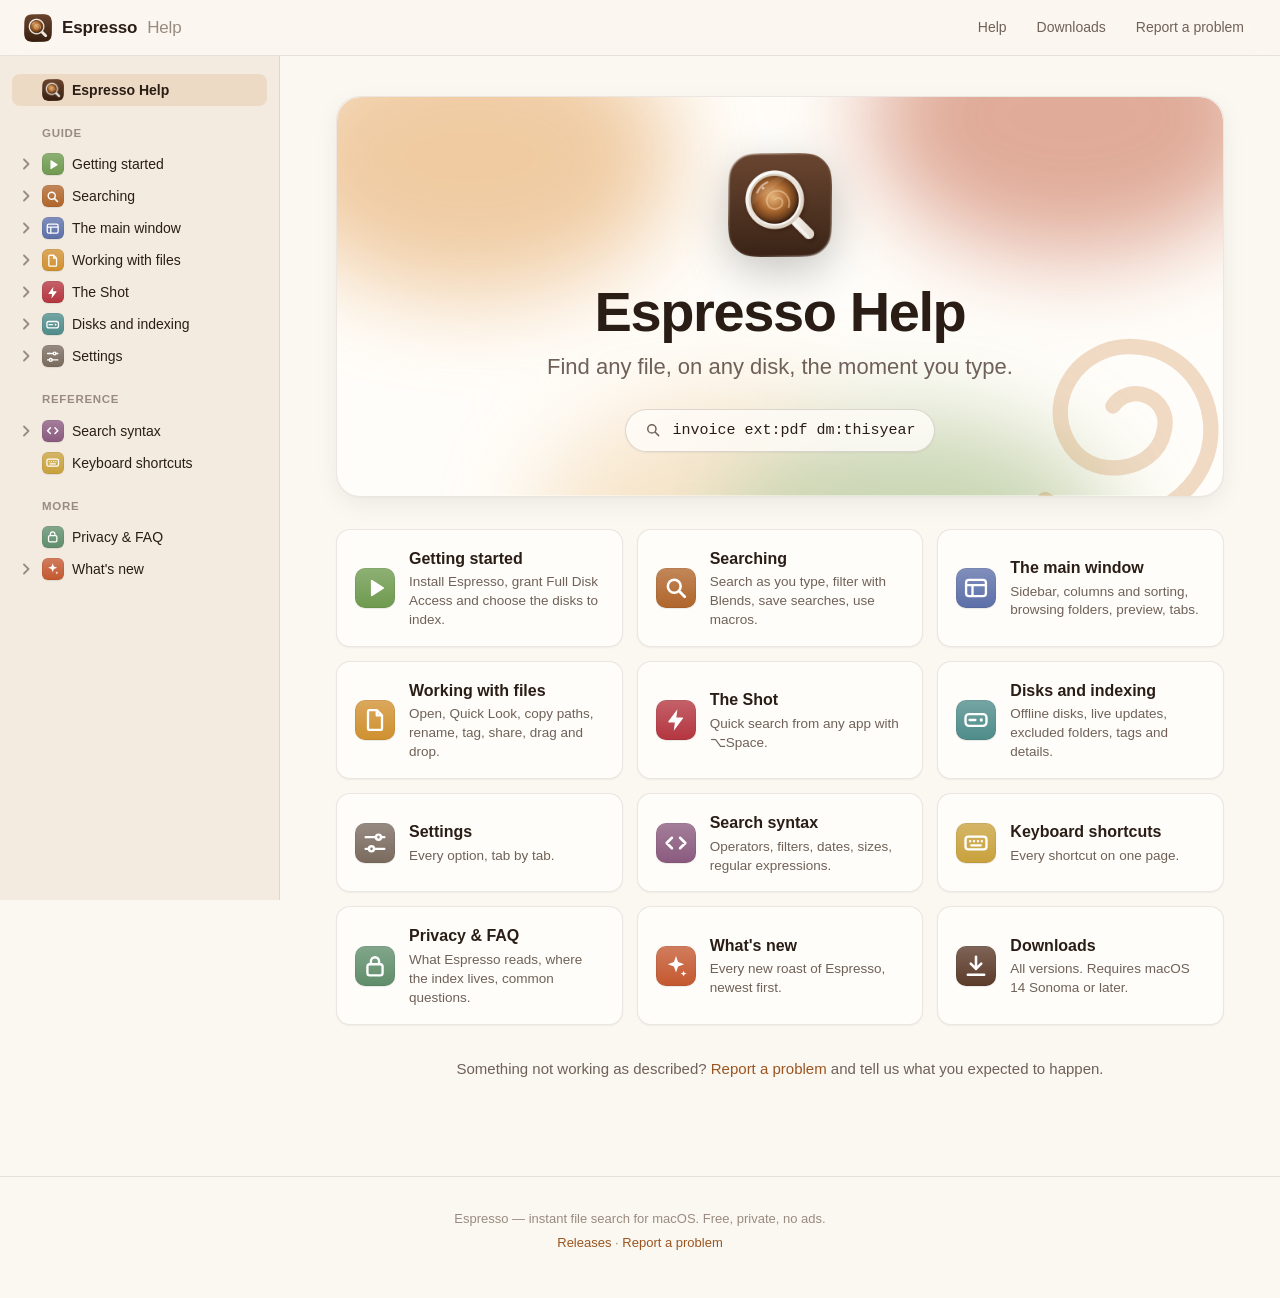
<file: index.html>
<!doctype html>
<html lang="en">
<head>
<meta charset="utf-8">
<meta name="viewport" content="width=device-width, initial-scale=1">
<title>Espresso Help</title>
<meta name="description" content="Espresso: instant file search for every disk on your Mac.">
<link rel="icon" type="image/png" href="assets/favicon-64.png">
<link rel="apple-touch-icon" href="assets/icon-180.png">
<link rel="stylesheet" href="assets/style.css">
</head>
<body>
<header class="topbar">
  <a class="brand" href="index.html"><img src="assets/icon-180.png" alt="" width="28" height="28">Espresso <span>Help</span></a>
  <nav class="toplinks">
    <a href="index.html">Help</a>
    <a href="https://github.com/mokasolutions/espresso-releases/releases">Downloads</a>
    <a href="https://github.com/mokasolutions/espresso-releases/issues">Report a problem</a>
  </nav>
</header>
<div class="layout home">
  <aside class="sidenav" aria-label="Documentation"><a class="row home active" href="index.html"><span class="chev-space"></span><img class="tile appicon" src="assets/icon-180.png" alt=""><span class="label">Espresso Help</span></a><p class="navhead">Guide</p><details class="group"><summary class="row"><svg class="chev" viewBox="0 0 16 16" aria-hidden="true"><path d="M6 3.5 10.5 8 6 12.5" fill="none" stroke="currentColor" stroke-width="1.8" stroke-linecap="round" stroke-linejoin="round"/></svg><span class="tile" style="--tile:#6E9A4E;width:20px;height:20px"><svg viewBox="0 0 24 24" aria-hidden="true"><path d="M8.5 5.8v12.4a.8.8 0 0 0 1.2.7l9.6-6.2a.8.8 0 0 0 0-1.4L9.7 5.1a.8.8 0 0 0-1.2.7Z" fill="#fff"/></svg></span><a class="label" href="getting-started.html">Getting started</a></summary><ul class="sections"><li><a href="getting-started.html#install">Install</a></li><li><a href="getting-started.html#full-disk-access">Full Disk Access</a></li><li><a href="getting-started.html#choose-your-disks">Choose your disks</a></li><li><a href="getting-started.html#next-steps">Next steps</a></li></ul></details><details class="group"><summary class="row"><svg class="chev" viewBox="0 0 16 16" aria-hidden="true"><path d="M6 3.5 10.5 8 6 12.5" fill="none" stroke="currentColor" stroke-width="1.8" stroke-linecap="round" stroke-linejoin="round"/></svg><span class="tile" style="--tile:#B0652A;width:20px;height:20px"><svg viewBox="0 0 24 24" aria-hidden="true"><circle cx="10.5" cy="10.5" r="5.5" fill="none" stroke="#fff" stroke-width="2.2"/><path d="m15 15 4.5 4.5" stroke="#fff" stroke-width="2.4" stroke-linecap="round"/></svg></span><a class="label" href="searching.html">Searching</a></summary><ul class="sections"><li><a href="searching.html#combining-words">Combining words</a></li><li><a href="searching.html#search-options">Search options</a></li><li><a href="searching.html#blends-filter-by-kind">Blends: filter by kind</a></li><li><a href="searching.html#where-to-search">Where to search</a></li><li><a href="searching.html#your-usual-saved-searches">Your usual: saved searches</a></li><li><a href="searching.html#past-orders-recent-searches">Past orders: recent searches</a></li><li><a href="searching.html#macros">Macros</a></li><li><a href="searching.html#duplicates-double-shot">Duplicates (Double shot)</a></li></ul></details><details class="group"><summary class="row"><svg class="chev" viewBox="0 0 16 16" aria-hidden="true"><path d="M6 3.5 10.5 8 6 12.5" fill="none" stroke="currentColor" stroke-width="1.8" stroke-linecap="round" stroke-linejoin="round"/></svg><span class="tile" style="--tile:#5C6FA8;width:20px;height:20px"><svg viewBox="0 0 24 24" aria-hidden="true"><rect x="3.5" y="5" width="17" height="14" rx="2.5" fill="none" stroke="#fff" stroke-width="2"/><path d="M3.5 9.5h17M9 9.5V19" stroke="#fff" stroke-width="2"/></svg></span><a class="label" href="main-window.html">The main window</a></summary><ul class="sections"><li><a href="main-window.html#sidebar">Sidebar</a></li><li><a href="main-window.html#toolbar">Toolbar</a></li><li><a href="main-window.html#results">Results</a></li><li><a href="main-window.html#browsing-folders">Browsing folders</a></li><li><a href="main-window.html#preview">Preview</a></li><li><a href="main-window.html#status-bar">Status bar</a></li><li><a href="main-window.html#tabs-and-windows">Tabs and windows</a></li><li><a href="main-window.html#new-disks">New disks</a></li></ul></details><details class="group"><summary class="row"><svg class="chev" viewBox="0 0 16 16" aria-hidden="true"><path d="M6 3.5 10.5 8 6 12.5" fill="none" stroke="currentColor" stroke-width="1.8" stroke-linecap="round" stroke-linejoin="round"/></svg><span class="tile" style="--tile:#D0902F;width:20px;height:20px"><svg viewBox="0 0 24 24" aria-hidden="true"><path d="M7 3.5h6.5l4.5 4.5v11a1.5 1.5 0 0 1-1.5 1.5h-9A1.5 1.5 0 0 1 6 19V5a1.5 1.5 0 0 1 1-1.5Z" fill="none" stroke="#fff" stroke-width="2" stroke-linejoin="round"/><path d="M13.5 3.5V8H18" fill="none" stroke="#fff" stroke-width="2" stroke-linejoin="round"/></svg></span><a class="label" href="files.html">Working with files</a></summary><ul class="sections"><li><a href="files.html#drag-and-drop">Drag and drop</a></li><li><a href="files.html#get-info">Get Info</a></li><li><a href="files.html#files-on-offline-disks">Files on offline disks</a></li></ul></details><details class="group"><summary class="row"><svg class="chev" viewBox="0 0 16 16" aria-hidden="true"><path d="M6 3.5 10.5 8 6 12.5" fill="none" stroke="currentColor" stroke-width="1.8" stroke-linecap="round" stroke-linejoin="round"/></svg><span class="tile" style="--tile:#B4353F;width:20px;height:20px"><svg viewBox="0 0 24 24" aria-hidden="true"><path d="M13.2 2.8 5.5 13.1a.6.6 0 0 0 .5 1h5l-.9 7.1 7.8-10.4a.6.6 0 0 0-.5-1h-5.1Z" fill="#fff"/></svg></span><a class="label" href="the-shot.html">The Shot</a></summary><ul class="sections"><li><a href="the-shot.html#change-the-shortcut">Change the shortcut</a></li></ul></details><details class="group"><summary class="row"><svg class="chev" viewBox="0 0 16 16" aria-hidden="true"><path d="M6 3.5 10.5 8 6 12.5" fill="none" stroke="currentColor" stroke-width="1.8" stroke-linecap="round" stroke-linejoin="round"/></svg><span class="tile" style="--tile:#4E8C8A;width:20px;height:20px"><svg viewBox="0 0 24 24" aria-hidden="true"><rect x="3" y="7" width="18" height="10" rx="3" fill="none" stroke="#fff" stroke-width="2"/><circle cx="16.5" cy="12" r="1.4" fill="#fff"/><path d="M6.5 12h5" stroke="#fff" stroke-width="2" stroke-linecap="round"/></svg></span><a class="label" href="disks.html">Disks and indexing</a></summary><ul class="sections"><li><a href="disks.html#grinding-the-first-indexing">Grinding: the first indexing</a></li><li><a href="disks.html#brewing-staying-up-to-date">Brewing: staying up to date</a></li><li><a href="disks.html#offline-disks">Offline disks</a></li><li><a href="disks.html#the-disk-menu">The disk menu</a></li><li><a href="disks.html#excluded-folders-decaf">Excluded folders (Decaf)</a></li><li><a href="disks.html#hidden-files-and-packages">Hidden files and packages</a></li><li><a href="disks.html#folders-espresso-cant-read">Folders Espresso can&#x27;t read</a></li><li><a href="disks.html#network-volumes">Network volumes</a></li><li><a href="disks.html#extended-details-and-tags">Extended details and tags</a></li></ul></details><details class="group"><summary class="row"><svg class="chev" viewBox="0 0 16 16" aria-hidden="true"><path d="M6 3.5 10.5 8 6 12.5" fill="none" stroke="currentColor" stroke-width="1.8" stroke-linecap="round" stroke-linejoin="round"/></svg><span class="tile" style="--tile:#7A6A5E;width:20px;height:20px"><svg viewBox="0 0 24 24" aria-hidden="true"><path d="M4 7h9M17 7h3M4 17h3M11 17h9" stroke="#fff" stroke-width="2" stroke-linecap="round"/><circle cx="15" cy="7" r="2.2" fill="none" stroke="#fff" stroke-width="2"/><circle cx="9" cy="17" r="2.2" fill="none" stroke="#fff" stroke-width="2"/></svg></span><a class="label" href="settings.html">Settings</a></summary><ul class="sections"><li><a href="settings.html#general">General</a></li><li><a href="settings.html#disks">Disks</a></li><li><a href="settings.html#search">Search</a></li><li><a href="settings.html#metadata">Metadata</a></li><li><a href="settings.html#support-espresso">Support Espresso</a></li><li><a href="settings.html#about">About</a></li><li><a href="settings.html#other-windows">Other windows</a></li></ul></details><p class="navhead">Reference</p><details class="group"><summary class="row"><svg class="chev" viewBox="0 0 16 16" aria-hidden="true"><path d="M6 3.5 10.5 8 6 12.5" fill="none" stroke="currentColor" stroke-width="1.8" stroke-linecap="round" stroke-linejoin="round"/></svg><span class="tile" style="--tile:#8A5A7E;width:20px;height:20px"><svg viewBox="0 0 24 24" aria-hidden="true"><path d="m8.5 7.5-4.5 4.5 4.5 4.5M15.5 7.5l4.5 4.5-4.5 4.5" fill="none" stroke="#fff" stroke-width="2.2" stroke-linecap="round" stroke-linejoin="round"/></svg></span><a class="label" href="search-syntax.html">Search syntax</a></summary><ul class="sections"><li><a href="search-syntax.html#basics">Basics</a></li><li><a href="search-syntax.html#toolbar-options">Toolbar options</a></li><li><a href="search-syntax.html#modifiers-apply-to-one-term">Modifiers (apply to one term)</a></li><li><a href="search-syntax.html#where">Where</a></li><li><a href="search-syntax.html#what">What</a></li><li><a href="search-syntax.html#size">Size</a></li><li><a href="search-syntax.html#dates">Dates</a></li><li><a href="search-syntax.html#extended-details">Extended details</a></li><li><a href="search-syntax.html#double-shots-duplicates">Double shots (duplicates)</a></li><li><a href="search-syntax.html#macros">Macros</a></li><li><a href="search-syntax.html#keyboard">Keyboard</a></li><li><a href="search-syntax.html#mistakes">Mistakes</a></li></ul></details><div class="row"><span class="chev-space"></span><span class="tile" style="--tile:#C9A13C;width:20px;height:20px"><svg viewBox="0 0 24 24" aria-hidden="true"><rect x="3" y="6.5" width="18" height="11" rx="2.5" fill="none" stroke="#fff" stroke-width="2"/><path d="M7 10.5h.01M10.3 10.5h.01M13.7 10.5h.01M17 10.5h.01M8 14h8" stroke="#fff" stroke-width="2" stroke-linecap="round"/></svg></span><a class="label" href="shortcuts.html">Keyboard shortcuts</a></div><p class="navhead">More</p><div class="row"><span class="chev-space"></span><span class="tile" style="--tile:#5F8D6A;width:20px;height:20px"><svg viewBox="0 0 24 24" aria-hidden="true"><rect x="5.5" y="10.5" width="13" height="9.5" rx="2" fill="none" stroke="#fff" stroke-width="2"/><path d="M8.5 10.5V8a3.5 3.5 0 0 1 7 0v2.5" fill="none" stroke="#fff" stroke-width="2"/></svg></span><a class="label" href="privacy.html">Privacy &amp; FAQ</a></div><details class="group"><summary class="row"><svg class="chev" viewBox="0 0 16 16" aria-hidden="true"><path d="M6 3.5 10.5 8 6 12.5" fill="none" stroke="currentColor" stroke-width="1.8" stroke-linecap="round" stroke-linejoin="round"/></svg><span class="tile" style="--tile:#C4582F;width:20px;height:20px"><svg viewBox="0 0 24 24" aria-hidden="true"><path d="M12 3.5l1.8 5.1 5.2 1.9-5.2 1.9L12 17.5l-1.8-5.1-5.2-1.9 5.2-1.9Z" fill="#fff"/><path d="M18.5 16l.7 1.8 1.8.7-1.8.7-.7 1.8-.7-1.8-1.8-.7 1.8-.7Z" fill="#fff"/></svg></span><a class="label" href="whats-new.html">What&#x27;s new</a></summary><ul class="sections"><li><a href="whats-new.html#010-2026-09-24">0.1.0 - 2026-09-24</a></li></ul></details></aside>
  <main class="home">
<section class="hero"><div class="blobs" aria-hidden="true"><i></i><i></i><i></i><i></i></div><img src="assets/icon-512.png" alt="Espresso app icon"><h1>Espresso Help</h1><p>Find any file, on any disk, the moment you type.</p><div class="try"><svg viewBox="0 0 24 24" aria-hidden="true"><circle cx="10.5" cy="10.5" r="5.5" fill="none" stroke="currentColor" stroke-width="2"/><path d="m15 15 4.5 4.5" stroke="currentColor" stroke-width="2" stroke-linecap="round"/></svg><code>invoice ext:pdf dm:thisyear</code></div></section>
<div class="cards"><a class="card" href="getting-started.html"><span class="tile" style="--tile:#6E9A4E;width:40px;height:40px"><svg viewBox="0 0 24 24" aria-hidden="true"><path d="M8.5 5.8v12.4a.8.8 0 0 0 1.2.7l9.6-6.2a.8.8 0 0 0 0-1.4L9.7 5.1a.8.8 0 0 0-1.2.7Z" fill="#fff"/></svg></span><span class="card-title">Getting started</span><span class="card-text">Install Espresso, grant Full Disk Access and choose the disks to index.</span></a><a class="card" href="searching.html"><span class="tile" style="--tile:#B0652A;width:40px;height:40px"><svg viewBox="0 0 24 24" aria-hidden="true"><circle cx="10.5" cy="10.5" r="5.5" fill="none" stroke="#fff" stroke-width="2.2"/><path d="m15 15 4.5 4.5" stroke="#fff" stroke-width="2.4" stroke-linecap="round"/></svg></span><span class="card-title">Searching</span><span class="card-text">Search as you type, filter with Blends, save searches, use macros.</span></a><a class="card" href="main-window.html"><span class="tile" style="--tile:#5C6FA8;width:40px;height:40px"><svg viewBox="0 0 24 24" aria-hidden="true"><rect x="3.5" y="5" width="17" height="14" rx="2.5" fill="none" stroke="#fff" stroke-width="2"/><path d="M3.5 9.5h17M9 9.5V19" stroke="#fff" stroke-width="2"/></svg></span><span class="card-title">The main window</span><span class="card-text">Sidebar, columns and sorting, browsing folders, preview, tabs.</span></a><a class="card" href="files.html"><span class="tile" style="--tile:#D0902F;width:40px;height:40px"><svg viewBox="0 0 24 24" aria-hidden="true"><path d="M7 3.5h6.5l4.5 4.5v11a1.5 1.5 0 0 1-1.5 1.5h-9A1.5 1.5 0 0 1 6 19V5a1.5 1.5 0 0 1 1-1.5Z" fill="none" stroke="#fff" stroke-width="2" stroke-linejoin="round"/><path d="M13.5 3.5V8H18" fill="none" stroke="#fff" stroke-width="2" stroke-linejoin="round"/></svg></span><span class="card-title">Working with files</span><span class="card-text">Open, Quick Look, copy paths, rename, tag, share, drag and drop.</span></a><a class="card" href="the-shot.html"><span class="tile" style="--tile:#B4353F;width:40px;height:40px"><svg viewBox="0 0 24 24" aria-hidden="true"><path d="M13.2 2.8 5.5 13.1a.6.6 0 0 0 .5 1h5l-.9 7.1 7.8-10.4a.6.6 0 0 0-.5-1h-5.1Z" fill="#fff"/></svg></span><span class="card-title">The Shot</span><span class="card-text">Quick search from any app with ⌥Space.</span></a><a class="card" href="disks.html"><span class="tile" style="--tile:#4E8C8A;width:40px;height:40px"><svg viewBox="0 0 24 24" aria-hidden="true"><rect x="3" y="7" width="18" height="10" rx="3" fill="none" stroke="#fff" stroke-width="2"/><circle cx="16.5" cy="12" r="1.4" fill="#fff"/><path d="M6.5 12h5" stroke="#fff" stroke-width="2" stroke-linecap="round"/></svg></span><span class="card-title">Disks and indexing</span><span class="card-text">Offline disks, live updates, excluded folders, tags and details.</span></a><a class="card" href="settings.html"><span class="tile" style="--tile:#7A6A5E;width:40px;height:40px"><svg viewBox="0 0 24 24" aria-hidden="true"><path d="M4 7h9M17 7h3M4 17h3M11 17h9" stroke="#fff" stroke-width="2" stroke-linecap="round"/><circle cx="15" cy="7" r="2.2" fill="none" stroke="#fff" stroke-width="2"/><circle cx="9" cy="17" r="2.2" fill="none" stroke="#fff" stroke-width="2"/></svg></span><span class="card-title">Settings</span><span class="card-text">Every option, tab by tab.</span></a><a class="card" href="search-syntax.html"><span class="tile" style="--tile:#8A5A7E;width:40px;height:40px"><svg viewBox="0 0 24 24" aria-hidden="true"><path d="m8.5 7.5-4.5 4.5 4.5 4.5M15.5 7.5l4.5 4.5-4.5 4.5" fill="none" stroke="#fff" stroke-width="2.2" stroke-linecap="round" stroke-linejoin="round"/></svg></span><span class="card-title">Search syntax</span><span class="card-text">Operators, filters, dates, sizes, regular expressions.</span></a><a class="card" href="shortcuts.html"><span class="tile" style="--tile:#C9A13C;width:40px;height:40px"><svg viewBox="0 0 24 24" aria-hidden="true"><rect x="3" y="6.5" width="18" height="11" rx="2.5" fill="none" stroke="#fff" stroke-width="2"/><path d="M7 10.5h.01M10.3 10.5h.01M13.7 10.5h.01M17 10.5h.01M8 14h8" stroke="#fff" stroke-width="2" stroke-linecap="round"/></svg></span><span class="card-title">Keyboard shortcuts</span><span class="card-text">Every shortcut on one page.</span></a><a class="card" href="privacy.html"><span class="tile" style="--tile:#5F8D6A;width:40px;height:40px"><svg viewBox="0 0 24 24" aria-hidden="true"><rect x="5.5" y="10.5" width="13" height="9.5" rx="2" fill="none" stroke="#fff" stroke-width="2"/><path d="M8.5 10.5V8a3.5 3.5 0 0 1 7 0v2.5" fill="none" stroke="#fff" stroke-width="2"/></svg></span><span class="card-title">Privacy &amp; FAQ</span><span class="card-text">What Espresso reads, where the index lives, common questions.</span></a><a class="card" href="whats-new.html"><span class="tile" style="--tile:#C4582F;width:40px;height:40px"><svg viewBox="0 0 24 24" aria-hidden="true"><path d="M12 3.5l1.8 5.1 5.2 1.9-5.2 1.9L12 17.5l-1.8-5.1-5.2-1.9 5.2-1.9Z" fill="#fff"/><path d="M18.5 16l.7 1.8 1.8.7-1.8.7-.7 1.8-.7-1.8-1.8-.7 1.8-.7Z" fill="#fff"/></svg></span><span class="card-title">What&#x27;s new</span><span class="card-text">Every new roast of Espresso, newest first.</span></a><a class="card" href="https://github.com/mokasolutions/espresso-releases/releases"><span class="tile" style="--tile:#5B3A29;width:40px;height:40px"><svg viewBox="0 0 24 24" aria-hidden="true"><path d="M12 4v10.5M7.5 10l4.5 4.5 4.5-4.5M5 19.5h14" fill="none" stroke="#fff" stroke-width="2.2" stroke-linecap="round" stroke-linejoin="round"/></svg></span><span class="card-title">Downloads</span><span class="card-text">All versions. Requires macOS 14 Sonoma or later.</span></a></div>

<p>Something not working as described?
<a href="https://github.com/mokasolutions/espresso-releases/issues">Report a problem</a> and tell us what you expected to happen.</p>
  </main>
</div>
<script>
  // Highlight the section being read in the sidebar (progressive enhancement; works without it).
  (() => {
    const links = [...document.querySelectorAll('.group[open] .sections a')];
    const targets = links.map(a => document.getElementById(decodeURIComponent(a.hash.slice(1)))).filter(Boolean);
    if (!targets.length) return;
    const mark = () => {
      let current = targets[0];
      for (const t of targets) if (t.getBoundingClientRect().top < 120) current = t;
      links.forEach(a => a.classList.toggle('here', a.hash.slice(1) === current.id));
    };
    addEventListener('scroll', mark, { passive: true });
    mark();
  })();
</script>
<footer>
  <p>Espresso — instant file search for macOS. Free, private, no ads.</p>
  <p><a href="https://github.com/mokasolutions/espresso-releases/releases">Releases</a> ·
     <a href="https://github.com/mokasolutions/espresso-releases/issues">Report a problem</a></p>
</footer>
</body>
</html>
</file>
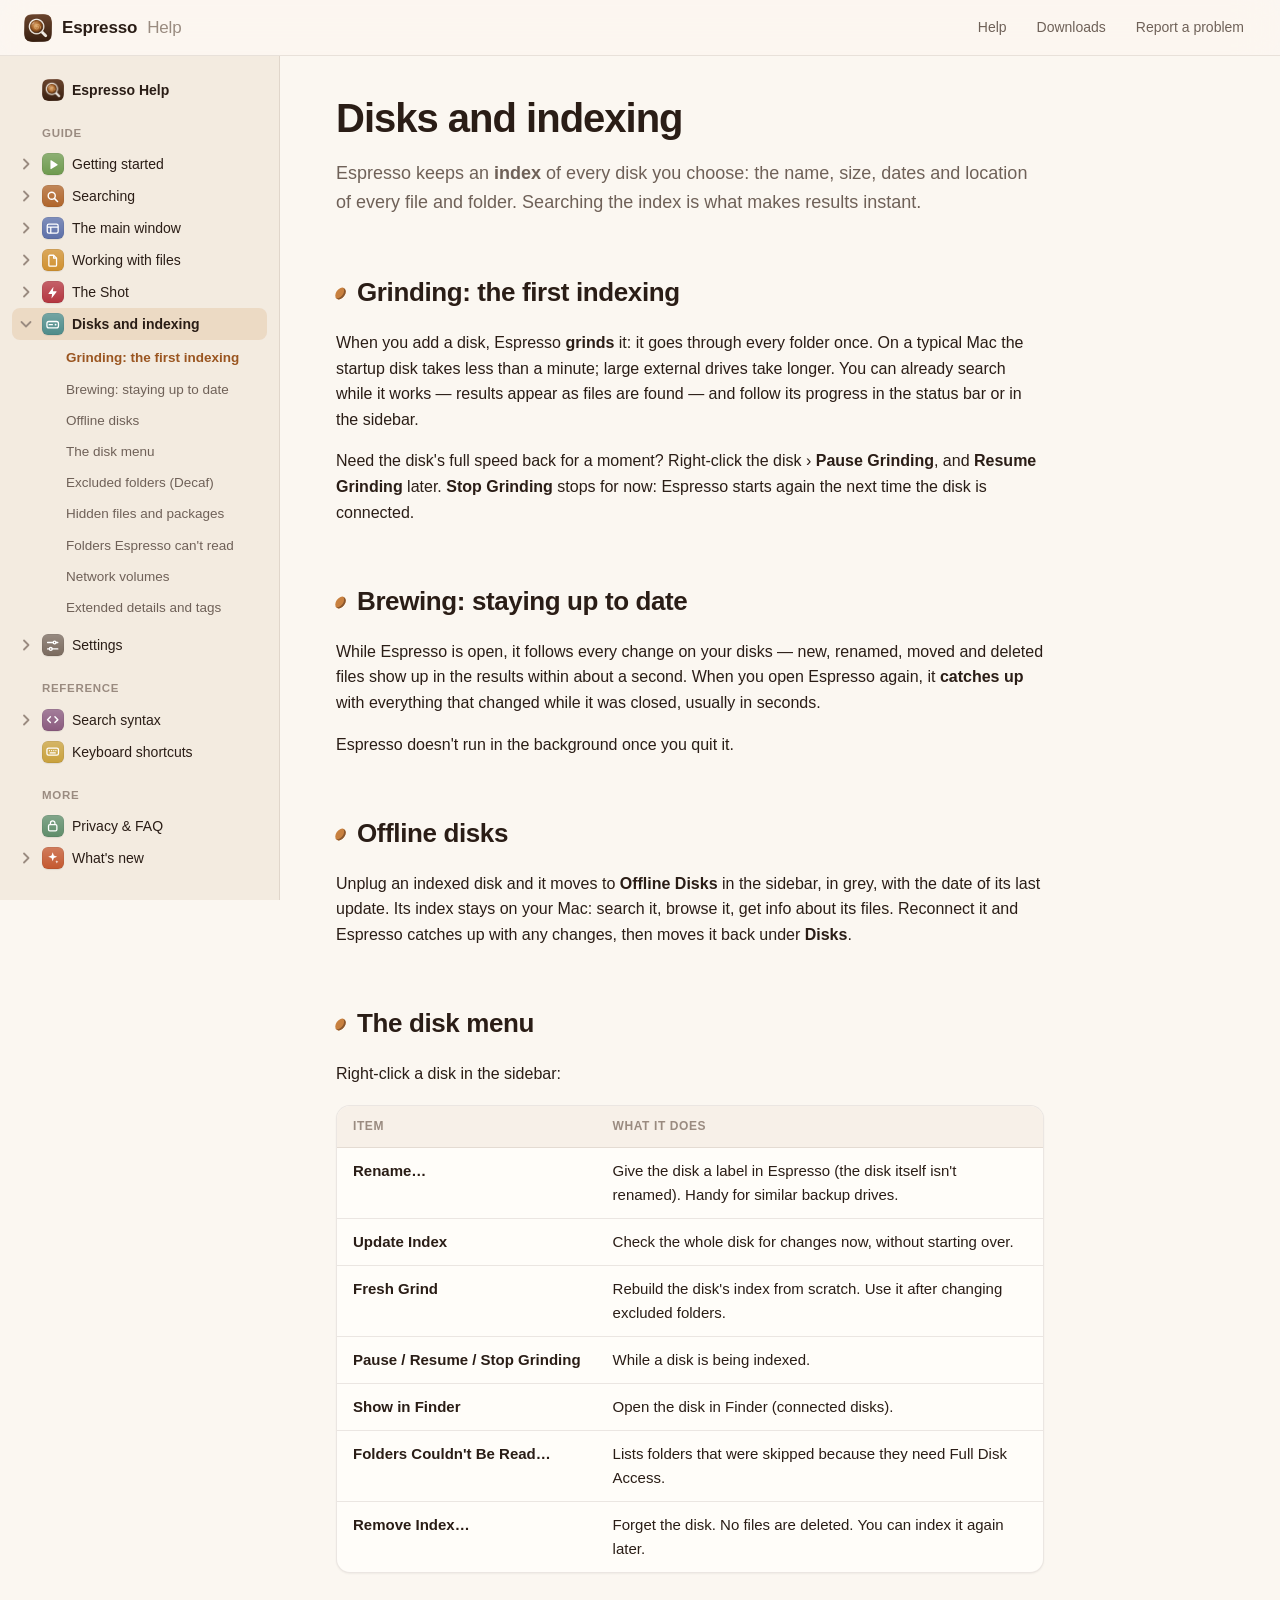
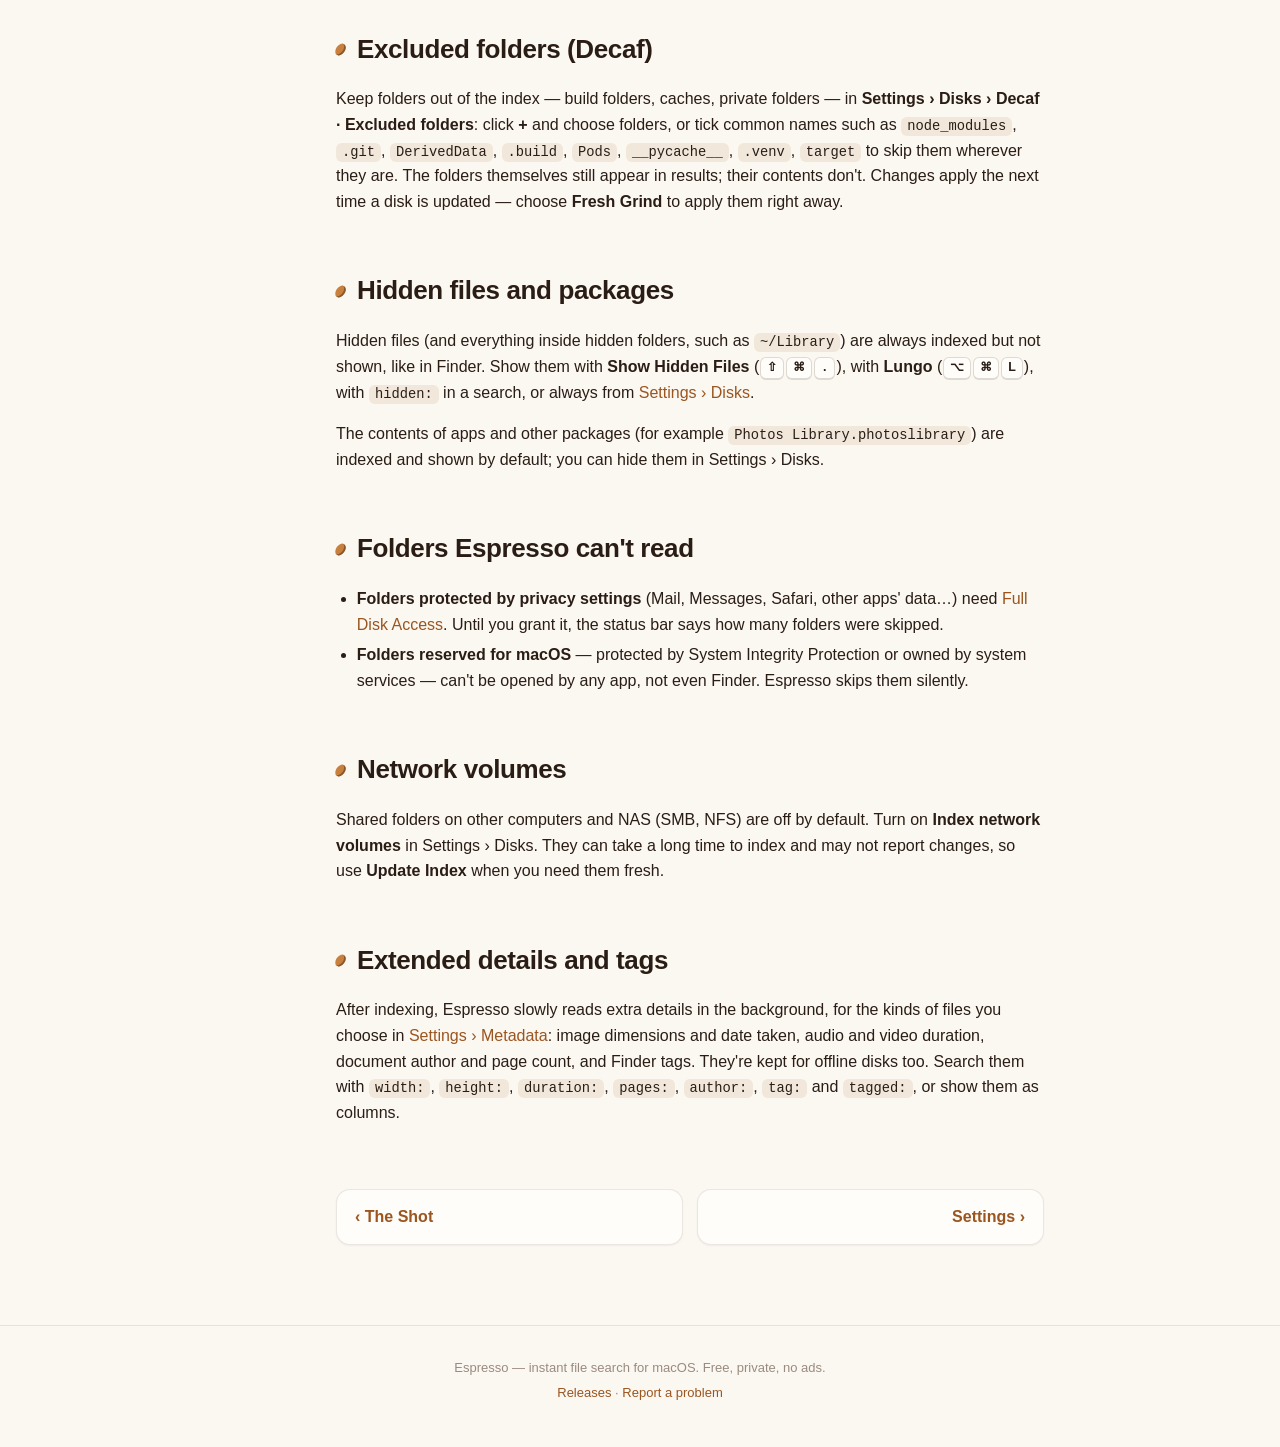
<file: disks.html>
<!doctype html>
<html lang="en">
<head>
<meta charset="utf-8">
<meta name="viewport" content="width=device-width, initial-scale=1">
<title>Disks and indexing · Espresso</title>
<meta name="description" content="Espresso: instant file search for every disk on your Mac.">
<link rel="icon" type="image/png" href="assets/favicon-64.png">
<link rel="apple-touch-icon" href="assets/icon-180.png">
<link rel="stylesheet" href="assets/style.css">
</head>
<body>
<header class="topbar">
  <a class="brand" href="index.html"><img src="assets/icon-180.png" alt="" width="28" height="28">Espresso <span>Help</span></a>
  <nav class="toplinks">
    <a href="index.html">Help</a>
    <a href="https://github.com/mokasolutions/espresso-releases/releases">Downloads</a>
    <a href="https://github.com/mokasolutions/espresso-releases/issues">Report a problem</a>
  </nav>
</header>
<div class="layout doc">
  <aside class="sidenav" aria-label="Documentation"><a class="row home" href="index.html"><span class="chev-space"></span><img class="tile appicon" src="assets/icon-180.png" alt=""><span class="label">Espresso Help</span></a><p class="navhead">Guide</p><details class="group"><summary class="row"><svg class="chev" viewBox="0 0 16 16" aria-hidden="true"><path d="M6 3.5 10.5 8 6 12.5" fill="none" stroke="currentColor" stroke-width="1.8" stroke-linecap="round" stroke-linejoin="round"/></svg><span class="tile" style="--tile:#6E9A4E;width:20px;height:20px"><svg viewBox="0 0 24 24" aria-hidden="true"><path d="M8.5 5.8v12.4a.8.8 0 0 0 1.2.7l9.6-6.2a.8.8 0 0 0 0-1.4L9.7 5.1a.8.8 0 0 0-1.2.7Z" fill="#fff"/></svg></span><a class="label" href="getting-started.html">Getting started</a></summary><ul class="sections"><li><a href="getting-started.html#install">Install</a></li><li><a href="getting-started.html#full-disk-access">Full Disk Access</a></li><li><a href="getting-started.html#choose-your-disks">Choose your disks</a></li><li><a href="getting-started.html#next-steps">Next steps</a></li></ul></details><details class="group"><summary class="row"><svg class="chev" viewBox="0 0 16 16" aria-hidden="true"><path d="M6 3.5 10.5 8 6 12.5" fill="none" stroke="currentColor" stroke-width="1.8" stroke-linecap="round" stroke-linejoin="round"/></svg><span class="tile" style="--tile:#B0652A;width:20px;height:20px"><svg viewBox="0 0 24 24" aria-hidden="true"><circle cx="10.5" cy="10.5" r="5.5" fill="none" stroke="#fff" stroke-width="2.2"/><path d="m15 15 4.5 4.5" stroke="#fff" stroke-width="2.4" stroke-linecap="round"/></svg></span><a class="label" href="searching.html">Searching</a></summary><ul class="sections"><li><a href="searching.html#combining-words">Combining words</a></li><li><a href="searching.html#search-options">Search options</a></li><li><a href="searching.html#blends-filter-by-kind">Blends: filter by kind</a></li><li><a href="searching.html#where-to-search">Where to search</a></li><li><a href="searching.html#your-usual-saved-searches">Your usual: saved searches</a></li><li><a href="searching.html#past-orders-recent-searches">Past orders: recent searches</a></li><li><a href="searching.html#macros">Macros</a></li><li><a href="searching.html#duplicates-double-shot">Duplicates (Double shot)</a></li></ul></details><details class="group"><summary class="row"><svg class="chev" viewBox="0 0 16 16" aria-hidden="true"><path d="M6 3.5 10.5 8 6 12.5" fill="none" stroke="currentColor" stroke-width="1.8" stroke-linecap="round" stroke-linejoin="round"/></svg><span class="tile" style="--tile:#5C6FA8;width:20px;height:20px"><svg viewBox="0 0 24 24" aria-hidden="true"><rect x="3.5" y="5" width="17" height="14" rx="2.5" fill="none" stroke="#fff" stroke-width="2"/><path d="M3.5 9.5h17M9 9.5V19" stroke="#fff" stroke-width="2"/></svg></span><a class="label" href="main-window.html">The main window</a></summary><ul class="sections"><li><a href="main-window.html#sidebar">Sidebar</a></li><li><a href="main-window.html#toolbar">Toolbar</a></li><li><a href="main-window.html#results">Results</a></li><li><a href="main-window.html#browsing-folders">Browsing folders</a></li><li><a href="main-window.html#preview">Preview</a></li><li><a href="main-window.html#status-bar">Status bar</a></li><li><a href="main-window.html#tabs-and-windows">Tabs and windows</a></li><li><a href="main-window.html#new-disks">New disks</a></li></ul></details><details class="group"><summary class="row"><svg class="chev" viewBox="0 0 16 16" aria-hidden="true"><path d="M6 3.5 10.5 8 6 12.5" fill="none" stroke="currentColor" stroke-width="1.8" stroke-linecap="round" stroke-linejoin="round"/></svg><span class="tile" style="--tile:#D0902F;width:20px;height:20px"><svg viewBox="0 0 24 24" aria-hidden="true"><path d="M7 3.5h6.5l4.5 4.5v11a1.5 1.5 0 0 1-1.5 1.5h-9A1.5 1.5 0 0 1 6 19V5a1.5 1.5 0 0 1 1-1.5Z" fill="none" stroke="#fff" stroke-width="2" stroke-linejoin="round"/><path d="M13.5 3.5V8H18" fill="none" stroke="#fff" stroke-width="2" stroke-linejoin="round"/></svg></span><a class="label" href="files.html">Working with files</a></summary><ul class="sections"><li><a href="files.html#drag-and-drop">Drag and drop</a></li><li><a href="files.html#get-info">Get Info</a></li><li><a href="files.html#files-on-offline-disks">Files on offline disks</a></li></ul></details><details class="group"><summary class="row"><svg class="chev" viewBox="0 0 16 16" aria-hidden="true"><path d="M6 3.5 10.5 8 6 12.5" fill="none" stroke="currentColor" stroke-width="1.8" stroke-linecap="round" stroke-linejoin="round"/></svg><span class="tile" style="--tile:#B4353F;width:20px;height:20px"><svg viewBox="0 0 24 24" aria-hidden="true"><path d="M13.2 2.8 5.5 13.1a.6.6 0 0 0 .5 1h5l-.9 7.1 7.8-10.4a.6.6 0 0 0-.5-1h-5.1Z" fill="#fff"/></svg></span><a class="label" href="the-shot.html">The Shot</a></summary><ul class="sections"><li><a href="the-shot.html#change-the-shortcut">Change the shortcut</a></li></ul></details><details class="group" open><summary class="row active"><svg class="chev" viewBox="0 0 16 16" aria-hidden="true"><path d="M6 3.5 10.5 8 6 12.5" fill="none" stroke="currentColor" stroke-width="1.8" stroke-linecap="round" stroke-linejoin="round"/></svg><span class="tile" style="--tile:#4E8C8A;width:20px;height:20px"><svg viewBox="0 0 24 24" aria-hidden="true"><rect x="3" y="7" width="18" height="10" rx="3" fill="none" stroke="#fff" stroke-width="2"/><circle cx="16.5" cy="12" r="1.4" fill="#fff"/><path d="M6.5 12h5" stroke="#fff" stroke-width="2" stroke-linecap="round"/></svg></span><a class="label" href="disks.html" aria-current="page">Disks and indexing</a></summary><ul class="sections"><li><a href="disks.html#grinding-the-first-indexing">Grinding: the first indexing</a></li><li><a href="disks.html#brewing-staying-up-to-date">Brewing: staying up to date</a></li><li><a href="disks.html#offline-disks">Offline disks</a></li><li><a href="disks.html#the-disk-menu">The disk menu</a></li><li><a href="disks.html#excluded-folders-decaf">Excluded folders (Decaf)</a></li><li><a href="disks.html#hidden-files-and-packages">Hidden files and packages</a></li><li><a href="disks.html#folders-espresso-cant-read">Folders Espresso can&#x27;t read</a></li><li><a href="disks.html#network-volumes">Network volumes</a></li><li><a href="disks.html#extended-details-and-tags">Extended details and tags</a></li></ul></details><details class="group"><summary class="row"><svg class="chev" viewBox="0 0 16 16" aria-hidden="true"><path d="M6 3.5 10.5 8 6 12.5" fill="none" stroke="currentColor" stroke-width="1.8" stroke-linecap="round" stroke-linejoin="round"/></svg><span class="tile" style="--tile:#7A6A5E;width:20px;height:20px"><svg viewBox="0 0 24 24" aria-hidden="true"><path d="M4 7h9M17 7h3M4 17h3M11 17h9" stroke="#fff" stroke-width="2" stroke-linecap="round"/><circle cx="15" cy="7" r="2.2" fill="none" stroke="#fff" stroke-width="2"/><circle cx="9" cy="17" r="2.2" fill="none" stroke="#fff" stroke-width="2"/></svg></span><a class="label" href="settings.html">Settings</a></summary><ul class="sections"><li><a href="settings.html#general">General</a></li><li><a href="settings.html#disks">Disks</a></li><li><a href="settings.html#search">Search</a></li><li><a href="settings.html#metadata">Metadata</a></li><li><a href="settings.html#support-espresso">Support Espresso</a></li><li><a href="settings.html#about">About</a></li><li><a href="settings.html#other-windows">Other windows</a></li></ul></details><p class="navhead">Reference</p><details class="group"><summary class="row"><svg class="chev" viewBox="0 0 16 16" aria-hidden="true"><path d="M6 3.5 10.5 8 6 12.5" fill="none" stroke="currentColor" stroke-width="1.8" stroke-linecap="round" stroke-linejoin="round"/></svg><span class="tile" style="--tile:#8A5A7E;width:20px;height:20px"><svg viewBox="0 0 24 24" aria-hidden="true"><path d="m8.5 7.5-4.5 4.5 4.5 4.5M15.5 7.5l4.5 4.5-4.5 4.5" fill="none" stroke="#fff" stroke-width="2.2" stroke-linecap="round" stroke-linejoin="round"/></svg></span><a class="label" href="search-syntax.html">Search syntax</a></summary><ul class="sections"><li><a href="search-syntax.html#basics">Basics</a></li><li><a href="search-syntax.html#toolbar-options">Toolbar options</a></li><li><a href="search-syntax.html#modifiers-apply-to-one-term">Modifiers (apply to one term)</a></li><li><a href="search-syntax.html#where">Where</a></li><li><a href="search-syntax.html#what">What</a></li><li><a href="search-syntax.html#size">Size</a></li><li><a href="search-syntax.html#dates">Dates</a></li><li><a href="search-syntax.html#extended-details">Extended details</a></li><li><a href="search-syntax.html#double-shots-duplicates">Double shots (duplicates)</a></li><li><a href="search-syntax.html#macros">Macros</a></li><li><a href="search-syntax.html#keyboard">Keyboard</a></li><li><a href="search-syntax.html#mistakes">Mistakes</a></li></ul></details><div class="row"><span class="chev-space"></span><span class="tile" style="--tile:#C9A13C;width:20px;height:20px"><svg viewBox="0 0 24 24" aria-hidden="true"><rect x="3" y="6.5" width="18" height="11" rx="2.5" fill="none" stroke="#fff" stroke-width="2"/><path d="M7 10.5h.01M10.3 10.5h.01M13.7 10.5h.01M17 10.5h.01M8 14h8" stroke="#fff" stroke-width="2" stroke-linecap="round"/></svg></span><a class="label" href="shortcuts.html">Keyboard shortcuts</a></div><p class="navhead">More</p><div class="row"><span class="chev-space"></span><span class="tile" style="--tile:#5F8D6A;width:20px;height:20px"><svg viewBox="0 0 24 24" aria-hidden="true"><rect x="5.5" y="10.5" width="13" height="9.5" rx="2" fill="none" stroke="#fff" stroke-width="2"/><path d="M8.5 10.5V8a3.5 3.5 0 0 1 7 0v2.5" fill="none" stroke="#fff" stroke-width="2"/></svg></span><a class="label" href="privacy.html">Privacy &amp; FAQ</a></div><details class="group"><summary class="row"><svg class="chev" viewBox="0 0 16 16" aria-hidden="true"><path d="M6 3.5 10.5 8 6 12.5" fill="none" stroke="currentColor" stroke-width="1.8" stroke-linecap="round" stroke-linejoin="round"/></svg><span class="tile" style="--tile:#C4582F;width:20px;height:20px"><svg viewBox="0 0 24 24" aria-hidden="true"><path d="M12 3.5l1.8 5.1 5.2 1.9-5.2 1.9L12 17.5l-1.8-5.1-5.2-1.9 5.2-1.9Z" fill="#fff"/><path d="M18.5 16l.7 1.8 1.8.7-1.8.7-.7 1.8-.7-1.8-1.8-.7 1.8-.7Z" fill="#fff"/></svg></span><a class="label" href="whats-new.html">What&#x27;s new</a></summary><ul class="sections"><li><a href="whats-new.html#010-2026-09-24">0.1.0 - 2026-09-24</a></li></ul></details></aside>
  <main class="">

<h1 id="disks-and-indexing">Disks and indexing</h1>
<p>Espresso keeps an <strong>index</strong> of every disk you choose: the name, size, dates and location of
every file and folder. Searching the index is what makes results instant.</p>
<h2 id="grinding-the-first-indexing">Grinding: the first indexing</h2>
<p>When you add a disk, Espresso <strong>grinds</strong> it: it goes through every folder once. On a typical
Mac the startup disk takes less than a minute; large external drives take longer. You can
already search while it works — results appear as files are found — and follow its progress in
the status bar or in the sidebar.</p>
<p>Need the disk's full speed back for a moment? Right-click the disk › <strong>Pause Grinding</strong>, and
<strong>Resume Grinding</strong> later. <strong>Stop Grinding</strong> stops for now: Espresso starts again the next time
the disk is connected.</p>
<h2 id="brewing-staying-up-to-date">Brewing: staying up to date</h2>
<p>While Espresso is open, it follows every change on your disks — new, renamed, moved and deleted
files show up in the results within about a second. When you open Espresso again, it
<strong>catches up</strong> with everything that changed while it was closed, usually in seconds.</p>
<p>Espresso doesn't run in the background once you quit it.</p>
<h2 id="offline-disks">Offline disks</h2>
<p>Unplug an indexed disk and it moves to <strong>Offline Disks</strong> in the sidebar, in grey, with the date
of its last update. Its index stays on your Mac: search it, browse it, get info about its files.
Reconnect it and Espresso catches up with any changes, then moves it back under <strong>Disks</strong>.</p>
<h2 id="the-disk-menu">The disk menu</h2>
<p>Right-click a disk in the sidebar:</p>
<div class="table-wrap"><table>
<thead>
<tr>
<th>Item</th>
<th>What it does</th>
</tr>
</thead>
<tbody>
<tr>
<td><strong>Rename…</strong></td>
<td>Give the disk a label in Espresso (the disk itself isn't renamed). Handy for similar backup drives.</td>
</tr>
<tr>
<td><strong>Update Index</strong></td>
<td>Check the whole disk for changes now, without starting over.</td>
</tr>
<tr>
<td><strong>Fresh Grind</strong></td>
<td>Rebuild the disk's index from scratch. Use it after changing excluded folders.</td>
</tr>
<tr>
<td><strong>Pause / Resume / Stop Grinding</strong></td>
<td>While a disk is being indexed.</td>
</tr>
<tr>
<td><strong>Show in Finder</strong></td>
<td>Open the disk in Finder (connected disks).</td>
</tr>
<tr>
<td><strong>Folders Couldn't Be Read…</strong></td>
<td>Lists folders that were skipped because they need Full Disk Access.</td>
</tr>
<tr>
<td><strong>Remove Index…</strong></td>
<td>Forget the disk. No files are deleted. You can index it again later.</td>
</tr>
</tbody>
</table></div>
<h2 id="excluded-folders-decaf">Excluded folders (Decaf)</h2>
<p>Keep folders out of the index — build folders, caches, private folders — in
<strong>Settings › Disks › Decaf · Excluded folders</strong>: click <strong>+</strong> and choose folders, or tick common
names such as <code>node_modules</code>, <code>.git</code>, <code>DerivedData</code>, <code>.build</code>, <code>Pods</code>, <code>__pycache__</code>, <code>.venv</code>,
<code>target</code> to skip them wherever they are. The folders themselves still appear in results; their
contents don't. Changes apply the next time a disk is updated — choose <strong>Fresh Grind</strong> to apply
them right away.</p>
<h2 id="hidden-files-and-packages">Hidden files and packages</h2>
<p>Hidden files (and everything inside hidden folders, such as <code>~/Library</code>) are always indexed but
not shown, like in Finder. Show them with <strong>Show Hidden Files</strong> (<kbd>⇧</kbd><kbd>⌘</kbd><kbd>.</kbd>),
with <strong>Lungo</strong> (<kbd>⌥</kbd><kbd>⌘</kbd><kbd>L</kbd>), with <code>hidden:</code> in a search, or always from
<a href="settings.html#disks">Settings › Disks</a>.</p>
<p>The contents of apps and other packages (for example <code>Photos Library.photoslibrary</code>) are
indexed and shown by default; you can hide them in Settings › Disks.</p>
<h2 id="folders-espresso-cant-read">Folders Espresso can't read</h2>
<ul>
<li><strong>Folders protected by privacy settings</strong> (Mail, Messages, Safari, other apps' data…) need
  <a href="getting-started.html#full-disk-access">Full Disk Access</a>. Until you grant it, the status bar
  says how many folders were skipped.</li>
<li><strong>Folders reserved for macOS</strong> — protected by System Integrity Protection or owned by system
  services — can't be opened by any app, not even Finder. Espresso skips them silently.</li>
</ul>
<h2 id="network-volumes">Network volumes</h2>
<p>Shared folders on other computers and NAS (SMB, NFS) are off by default. Turn on
<strong>Index network volumes</strong> in Settings › Disks. They can take a long time to index and may not
report changes, so use <strong>Update Index</strong> when you need them fresh.</p>
<h2 id="extended-details-and-tags">Extended details and tags</h2>
<p>After indexing, Espresso slowly reads extra details in the background, for the kinds of files
you choose in <a href="settings.html#metadata">Settings › Metadata</a>: image dimensions and date taken,
audio and video duration, document author and page count, and Finder tags. They're kept for
offline disks too. Search them with <code>width:</code>, <code>height:</code>, <code>duration:</code>, <code>pages:</code>, <code>author:</code>,
<code>tag:</code> and <code>tagged:</code>, or show them as columns.</p><nav class="pager"><a class="prev" href="the-shot.html">‹ The Shot</a><a class="next" href="settings.html">Settings ›</a></nav>
  </main>
</div>
<script>
  // Highlight the section being read in the sidebar (progressive enhancement; works without it).
  (() => {
    const links = [...document.querySelectorAll('.group[open] .sections a')];
    const targets = links.map(a => document.getElementById(decodeURIComponent(a.hash.slice(1)))).filter(Boolean);
    if (!targets.length) return;
    const mark = () => {
      let current = targets[0];
      for (const t of targets) if (t.getBoundingClientRect().top < 120) current = t;
      links.forEach(a => a.classList.toggle('here', a.hash.slice(1) === current.id));
    };
    addEventListener('scroll', mark, { passive: true });
    mark();
  })();
</script>
<footer>
  <p>Espresso — instant file search for macOS. Free, private, no ads.</p>
  <p><a href="https://github.com/mokasolutions/espresso-releases/releases">Releases</a> ·
     <a href="https://github.com/mokasolutions/espresso-releases/issues">Report a problem</a></p>
</footer>
</body>
</html>
</file>
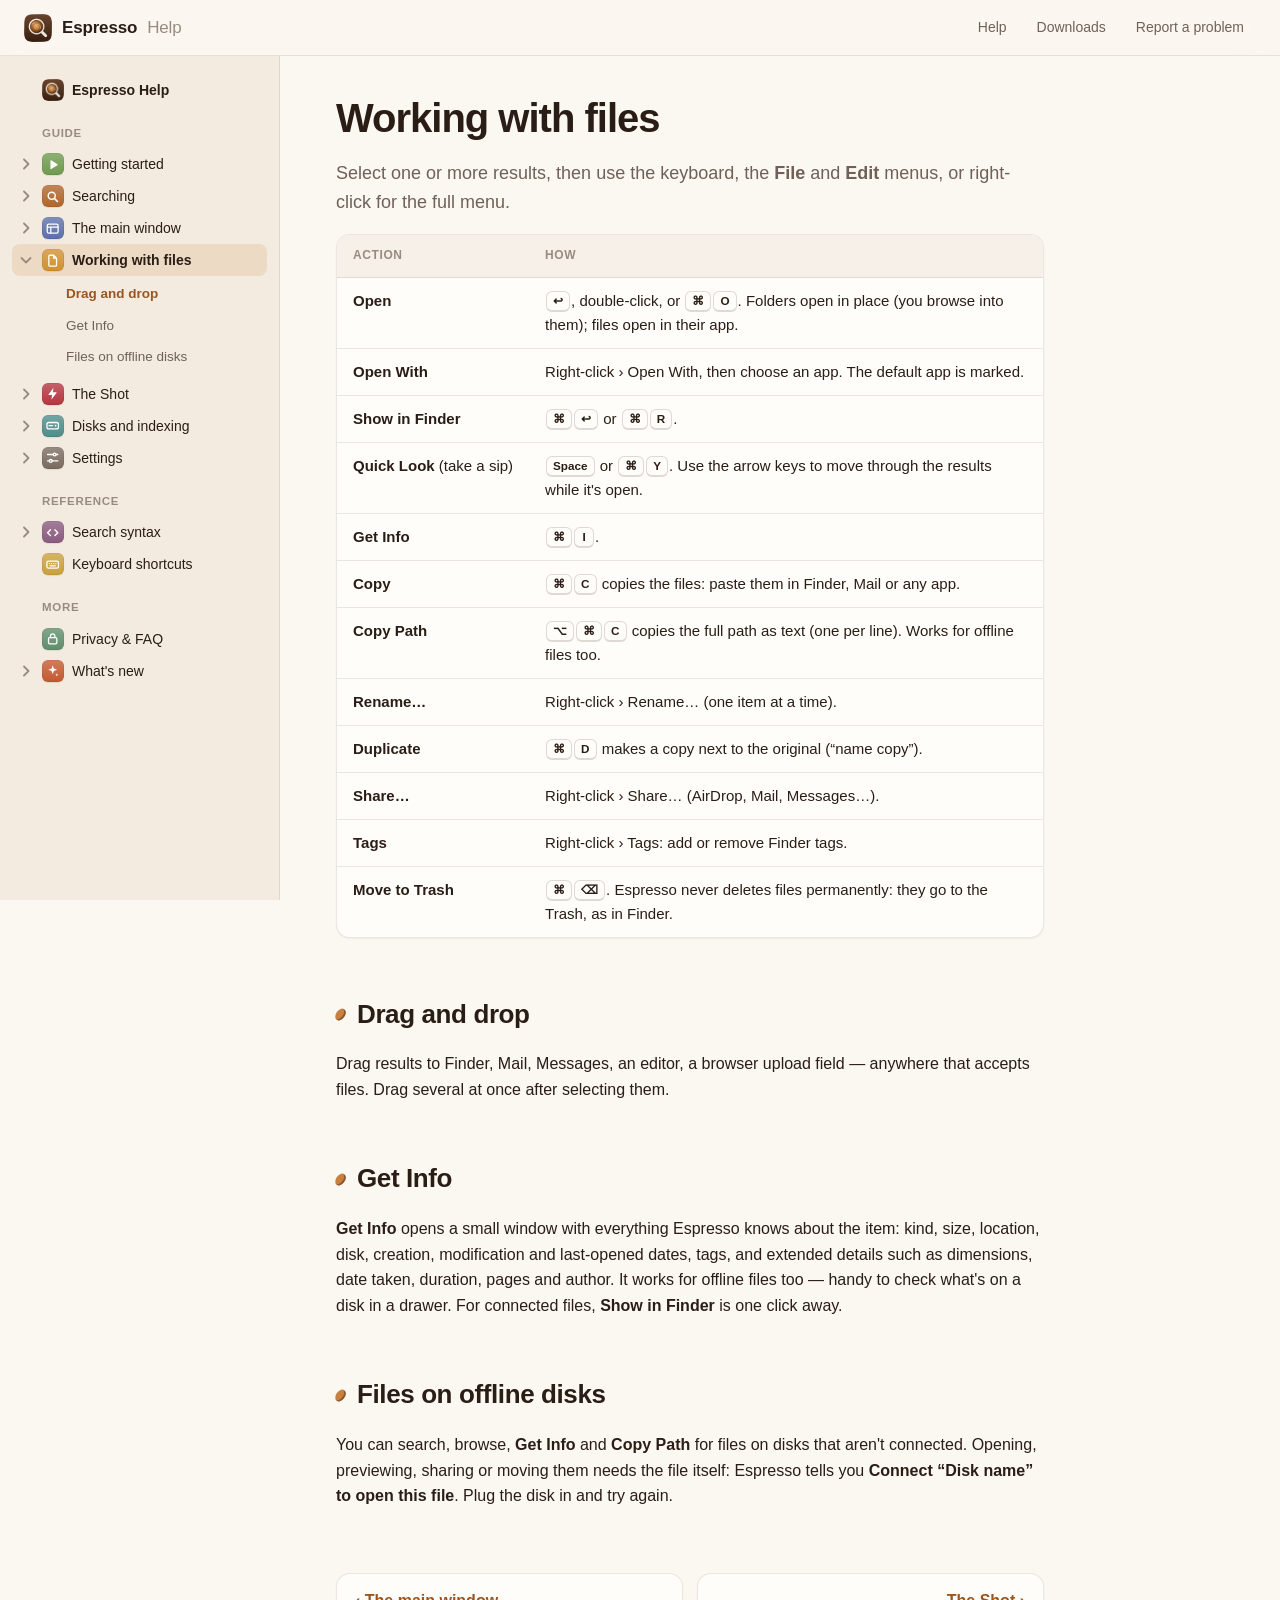
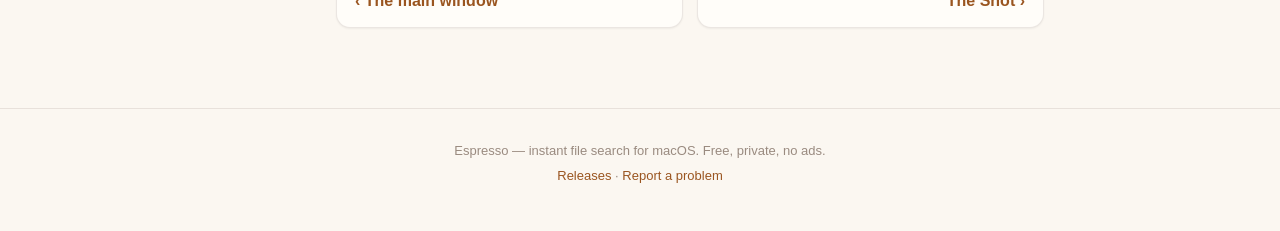
<file: files.html>
<!doctype html>
<html lang="en">
<head>
<meta charset="utf-8">
<meta name="viewport" content="width=device-width, initial-scale=1">
<title>Working with files · Espresso</title>
<meta name="description" content="Espresso: instant file search for every disk on your Mac.">
<link rel="icon" type="image/png" href="assets/favicon-64.png">
<link rel="apple-touch-icon" href="assets/icon-180.png">
<link rel="stylesheet" href="assets/style.css">
</head>
<body>
<header class="topbar">
  <a class="brand" href="index.html"><img src="assets/icon-180.png" alt="" width="28" height="28">Espresso <span>Help</span></a>
  <nav class="toplinks">
    <a href="index.html">Help</a>
    <a href="https://github.com/mokasolutions/espresso-releases/releases">Downloads</a>
    <a href="https://github.com/mokasolutions/espresso-releases/issues">Report a problem</a>
  </nav>
</header>
<div class="layout doc">
  <aside class="sidenav" aria-label="Documentation"><a class="row home" href="index.html"><span class="chev-space"></span><img class="tile appicon" src="assets/icon-180.png" alt=""><span class="label">Espresso Help</span></a><p class="navhead">Guide</p><details class="group"><summary class="row"><svg class="chev" viewBox="0 0 16 16" aria-hidden="true"><path d="M6 3.5 10.5 8 6 12.5" fill="none" stroke="currentColor" stroke-width="1.8" stroke-linecap="round" stroke-linejoin="round"/></svg><span class="tile" style="--tile:#6E9A4E;width:20px;height:20px"><svg viewBox="0 0 24 24" aria-hidden="true"><path d="M8.5 5.8v12.4a.8.8 0 0 0 1.2.7l9.6-6.2a.8.8 0 0 0 0-1.4L9.7 5.1a.8.8 0 0 0-1.2.7Z" fill="#fff"/></svg></span><a class="label" href="getting-started.html">Getting started</a></summary><ul class="sections"><li><a href="getting-started.html#install">Install</a></li><li><a href="getting-started.html#full-disk-access">Full Disk Access</a></li><li><a href="getting-started.html#choose-your-disks">Choose your disks</a></li><li><a href="getting-started.html#next-steps">Next steps</a></li></ul></details><details class="group"><summary class="row"><svg class="chev" viewBox="0 0 16 16" aria-hidden="true"><path d="M6 3.5 10.5 8 6 12.5" fill="none" stroke="currentColor" stroke-width="1.8" stroke-linecap="round" stroke-linejoin="round"/></svg><span class="tile" style="--tile:#B0652A;width:20px;height:20px"><svg viewBox="0 0 24 24" aria-hidden="true"><circle cx="10.5" cy="10.5" r="5.5" fill="none" stroke="#fff" stroke-width="2.2"/><path d="m15 15 4.5 4.5" stroke="#fff" stroke-width="2.4" stroke-linecap="round"/></svg></span><a class="label" href="searching.html">Searching</a></summary><ul class="sections"><li><a href="searching.html#combining-words">Combining words</a></li><li><a href="searching.html#search-options">Search options</a></li><li><a href="searching.html#blends-filter-by-kind">Blends: filter by kind</a></li><li><a href="searching.html#where-to-search">Where to search</a></li><li><a href="searching.html#your-usual-saved-searches">Your usual: saved searches</a></li><li><a href="searching.html#past-orders-recent-searches">Past orders: recent searches</a></li><li><a href="searching.html#macros">Macros</a></li><li><a href="searching.html#duplicates-double-shot">Duplicates (Double shot)</a></li></ul></details><details class="group"><summary class="row"><svg class="chev" viewBox="0 0 16 16" aria-hidden="true"><path d="M6 3.5 10.5 8 6 12.5" fill="none" stroke="currentColor" stroke-width="1.8" stroke-linecap="round" stroke-linejoin="round"/></svg><span class="tile" style="--tile:#5C6FA8;width:20px;height:20px"><svg viewBox="0 0 24 24" aria-hidden="true"><rect x="3.5" y="5" width="17" height="14" rx="2.5" fill="none" stroke="#fff" stroke-width="2"/><path d="M3.5 9.5h17M9 9.5V19" stroke="#fff" stroke-width="2"/></svg></span><a class="label" href="main-window.html">The main window</a></summary><ul class="sections"><li><a href="main-window.html#sidebar">Sidebar</a></li><li><a href="main-window.html#toolbar">Toolbar</a></li><li><a href="main-window.html#results">Results</a></li><li><a href="main-window.html#browsing-folders">Browsing folders</a></li><li><a href="main-window.html#preview">Preview</a></li><li><a href="main-window.html#status-bar">Status bar</a></li><li><a href="main-window.html#tabs-and-windows">Tabs and windows</a></li><li><a href="main-window.html#new-disks">New disks</a></li></ul></details><details class="group" open><summary class="row active"><svg class="chev" viewBox="0 0 16 16" aria-hidden="true"><path d="M6 3.5 10.5 8 6 12.5" fill="none" stroke="currentColor" stroke-width="1.8" stroke-linecap="round" stroke-linejoin="round"/></svg><span class="tile" style="--tile:#D0902F;width:20px;height:20px"><svg viewBox="0 0 24 24" aria-hidden="true"><path d="M7 3.5h6.5l4.5 4.5v11a1.5 1.5 0 0 1-1.5 1.5h-9A1.5 1.5 0 0 1 6 19V5a1.5 1.5 0 0 1 1-1.5Z" fill="none" stroke="#fff" stroke-width="2" stroke-linejoin="round"/><path d="M13.5 3.5V8H18" fill="none" stroke="#fff" stroke-width="2" stroke-linejoin="round"/></svg></span><a class="label" href="files.html" aria-current="page">Working with files</a></summary><ul class="sections"><li><a href="files.html#drag-and-drop">Drag and drop</a></li><li><a href="files.html#get-info">Get Info</a></li><li><a href="files.html#files-on-offline-disks">Files on offline disks</a></li></ul></details><details class="group"><summary class="row"><svg class="chev" viewBox="0 0 16 16" aria-hidden="true"><path d="M6 3.5 10.5 8 6 12.5" fill="none" stroke="currentColor" stroke-width="1.8" stroke-linecap="round" stroke-linejoin="round"/></svg><span class="tile" style="--tile:#B4353F;width:20px;height:20px"><svg viewBox="0 0 24 24" aria-hidden="true"><path d="M13.2 2.8 5.5 13.1a.6.6 0 0 0 .5 1h5l-.9 7.1 7.8-10.4a.6.6 0 0 0-.5-1h-5.1Z" fill="#fff"/></svg></span><a class="label" href="the-shot.html">The Shot</a></summary><ul class="sections"><li><a href="the-shot.html#change-the-shortcut">Change the shortcut</a></li></ul></details><details class="group"><summary class="row"><svg class="chev" viewBox="0 0 16 16" aria-hidden="true"><path d="M6 3.5 10.5 8 6 12.5" fill="none" stroke="currentColor" stroke-width="1.8" stroke-linecap="round" stroke-linejoin="round"/></svg><span class="tile" style="--tile:#4E8C8A;width:20px;height:20px"><svg viewBox="0 0 24 24" aria-hidden="true"><rect x="3" y="7" width="18" height="10" rx="3" fill="none" stroke="#fff" stroke-width="2"/><circle cx="16.5" cy="12" r="1.4" fill="#fff"/><path d="M6.5 12h5" stroke="#fff" stroke-width="2" stroke-linecap="round"/></svg></span><a class="label" href="disks.html">Disks and indexing</a></summary><ul class="sections"><li><a href="disks.html#grinding-the-first-indexing">Grinding: the first indexing</a></li><li><a href="disks.html#brewing-staying-up-to-date">Brewing: staying up to date</a></li><li><a href="disks.html#offline-disks">Offline disks</a></li><li><a href="disks.html#the-disk-menu">The disk menu</a></li><li><a href="disks.html#excluded-folders-decaf">Excluded folders (Decaf)</a></li><li><a href="disks.html#hidden-files-and-packages">Hidden files and packages</a></li><li><a href="disks.html#folders-espresso-cant-read">Folders Espresso can&#x27;t read</a></li><li><a href="disks.html#network-volumes">Network volumes</a></li><li><a href="disks.html#extended-details-and-tags">Extended details and tags</a></li></ul></details><details class="group"><summary class="row"><svg class="chev" viewBox="0 0 16 16" aria-hidden="true"><path d="M6 3.5 10.5 8 6 12.5" fill="none" stroke="currentColor" stroke-width="1.8" stroke-linecap="round" stroke-linejoin="round"/></svg><span class="tile" style="--tile:#7A6A5E;width:20px;height:20px"><svg viewBox="0 0 24 24" aria-hidden="true"><path d="M4 7h9M17 7h3M4 17h3M11 17h9" stroke="#fff" stroke-width="2" stroke-linecap="round"/><circle cx="15" cy="7" r="2.2" fill="none" stroke="#fff" stroke-width="2"/><circle cx="9" cy="17" r="2.2" fill="none" stroke="#fff" stroke-width="2"/></svg></span><a class="label" href="settings.html">Settings</a></summary><ul class="sections"><li><a href="settings.html#general">General</a></li><li><a href="settings.html#disks">Disks</a></li><li><a href="settings.html#search">Search</a></li><li><a href="settings.html#metadata">Metadata</a></li><li><a href="settings.html#support-espresso">Support Espresso</a></li><li><a href="settings.html#about">About</a></li><li><a href="settings.html#other-windows">Other windows</a></li></ul></details><p class="navhead">Reference</p><details class="group"><summary class="row"><svg class="chev" viewBox="0 0 16 16" aria-hidden="true"><path d="M6 3.5 10.5 8 6 12.5" fill="none" stroke="currentColor" stroke-width="1.8" stroke-linecap="round" stroke-linejoin="round"/></svg><span class="tile" style="--tile:#8A5A7E;width:20px;height:20px"><svg viewBox="0 0 24 24" aria-hidden="true"><path d="m8.5 7.5-4.5 4.5 4.5 4.5M15.5 7.5l4.5 4.5-4.5 4.5" fill="none" stroke="#fff" stroke-width="2.2" stroke-linecap="round" stroke-linejoin="round"/></svg></span><a class="label" href="search-syntax.html">Search syntax</a></summary><ul class="sections"><li><a href="search-syntax.html#basics">Basics</a></li><li><a href="search-syntax.html#toolbar-options">Toolbar options</a></li><li><a href="search-syntax.html#modifiers-apply-to-one-term">Modifiers (apply to one term)</a></li><li><a href="search-syntax.html#where">Where</a></li><li><a href="search-syntax.html#what">What</a></li><li><a href="search-syntax.html#size">Size</a></li><li><a href="search-syntax.html#dates">Dates</a></li><li><a href="search-syntax.html#extended-details">Extended details</a></li><li><a href="search-syntax.html#double-shots-duplicates">Double shots (duplicates)</a></li><li><a href="search-syntax.html#macros">Macros</a></li><li><a href="search-syntax.html#keyboard">Keyboard</a></li><li><a href="search-syntax.html#mistakes">Mistakes</a></li></ul></details><div class="row"><span class="chev-space"></span><span class="tile" style="--tile:#C9A13C;width:20px;height:20px"><svg viewBox="0 0 24 24" aria-hidden="true"><rect x="3" y="6.5" width="18" height="11" rx="2.5" fill="none" stroke="#fff" stroke-width="2"/><path d="M7 10.5h.01M10.3 10.5h.01M13.7 10.5h.01M17 10.5h.01M8 14h8" stroke="#fff" stroke-width="2" stroke-linecap="round"/></svg></span><a class="label" href="shortcuts.html">Keyboard shortcuts</a></div><p class="navhead">More</p><div class="row"><span class="chev-space"></span><span class="tile" style="--tile:#5F8D6A;width:20px;height:20px"><svg viewBox="0 0 24 24" aria-hidden="true"><rect x="5.5" y="10.5" width="13" height="9.5" rx="2" fill="none" stroke="#fff" stroke-width="2"/><path d="M8.5 10.5V8a3.5 3.5 0 0 1 7 0v2.5" fill="none" stroke="#fff" stroke-width="2"/></svg></span><a class="label" href="privacy.html">Privacy &amp; FAQ</a></div><details class="group"><summary class="row"><svg class="chev" viewBox="0 0 16 16" aria-hidden="true"><path d="M6 3.5 10.5 8 6 12.5" fill="none" stroke="currentColor" stroke-width="1.8" stroke-linecap="round" stroke-linejoin="round"/></svg><span class="tile" style="--tile:#C4582F;width:20px;height:20px"><svg viewBox="0 0 24 24" aria-hidden="true"><path d="M12 3.5l1.8 5.1 5.2 1.9-5.2 1.9L12 17.5l-1.8-5.1-5.2-1.9 5.2-1.9Z" fill="#fff"/><path d="M18.5 16l.7 1.8 1.8.7-1.8.7-.7 1.8-.7-1.8-1.8-.7 1.8-.7Z" fill="#fff"/></svg></span><a class="label" href="whats-new.html">What&#x27;s new</a></summary><ul class="sections"><li><a href="whats-new.html#010-2026-09-24">0.1.0 - 2026-09-24</a></li></ul></details></aside>
  <main class="">

<h1 id="working-with-files">Working with files</h1>
<p>Select one or more results, then use the keyboard, the <strong>File</strong> and <strong>Edit</strong> menus, or
right-click for the full menu.</p>
<div class="table-wrap"><table>
<thead>
<tr>
<th>Action</th>
<th>How</th>
</tr>
</thead>
<tbody>
<tr>
<td><strong>Open</strong></td>
<td><kbd>↩</kbd>, double-click, or <kbd>⌘</kbd><kbd>O</kbd>. Folders open in place (you browse into them); files open in their app.</td>
</tr>
<tr>
<td><strong>Open With</strong></td>
<td>Right-click › Open With, then choose an app. The default app is marked.</td>
</tr>
<tr>
<td><strong>Show in Finder</strong></td>
<td><kbd>⌘</kbd><kbd>↩</kbd> or <kbd>⌘</kbd><kbd>R</kbd>.</td>
</tr>
<tr>
<td><strong>Quick Look</strong> (take a sip)</td>
<td><kbd>Space</kbd> or <kbd>⌘</kbd><kbd>Y</kbd>. Use the arrow keys to move through the results while it's open.</td>
</tr>
<tr>
<td><strong>Get Info</strong></td>
<td><kbd>⌘</kbd><kbd>I</kbd>.</td>
</tr>
<tr>
<td><strong>Copy</strong></td>
<td><kbd>⌘</kbd><kbd>C</kbd> copies the files: paste them in Finder, Mail or any app.</td>
</tr>
<tr>
<td><strong>Copy Path</strong></td>
<td><kbd>⌥</kbd><kbd>⌘</kbd><kbd>C</kbd> copies the full path as text (one per line). Works for offline files too.</td>
</tr>
<tr>
<td><strong>Rename…</strong></td>
<td>Right-click › Rename… (one item at a time).</td>
</tr>
<tr>
<td><strong>Duplicate</strong></td>
<td><kbd>⌘</kbd><kbd>D</kbd> makes a copy next to the original (“name copy”).</td>
</tr>
<tr>
<td><strong>Share…</strong></td>
<td>Right-click › Share… (AirDrop, Mail, Messages…).</td>
</tr>
<tr>
<td><strong>Tags</strong></td>
<td>Right-click › Tags: add or remove Finder tags.</td>
</tr>
<tr>
<td><strong>Move to Trash</strong></td>
<td><kbd>⌘</kbd><kbd>⌫</kbd>. Espresso never deletes files permanently: they go to the Trash, as in Finder.</td>
</tr>
</tbody>
</table></div>
<h2 id="drag-and-drop">Drag and drop</h2>
<p>Drag results to Finder, Mail, Messages, an editor, a browser upload field — anywhere that
accepts files. Drag several at once after selecting them.</p>
<h2 id="get-info">Get Info</h2>
<p><strong>Get Info</strong> opens a small window with everything Espresso knows about the item: kind, size,
location, disk, creation, modification and last-opened dates, tags, and extended details such
as dimensions, date taken, duration, pages and author. It works for offline files too — handy
to check what's on a disk in a drawer. For connected files, <strong>Show in Finder</strong> is one click away.</p>
<h2 id="files-on-offline-disks">Files on offline disks</h2>
<p>You can search, browse, <strong>Get Info</strong> and <strong>Copy Path</strong> for files on disks that aren't connected.
Opening, previewing, sharing or moving them needs the file itself: Espresso tells you
<strong>Connect “Disk name” to open this file</strong>. Plug the disk in and try again.</p><nav class="pager"><a class="prev" href="main-window.html">‹ The main window</a><a class="next" href="the-shot.html">The Shot ›</a></nav>
  </main>
</div>
<script>
  // Highlight the section being read in the sidebar (progressive enhancement; works without it).
  (() => {
    const links = [...document.querySelectorAll('.group[open] .sections a')];
    const targets = links.map(a => document.getElementById(decodeURIComponent(a.hash.slice(1)))).filter(Boolean);
    if (!targets.length) return;
    const mark = () => {
      let current = targets[0];
      for (const t of targets) if (t.getBoundingClientRect().top < 120) current = t;
      links.forEach(a => a.classList.toggle('here', a.hash.slice(1) === current.id));
    };
    addEventListener('scroll', mark, { passive: true });
    mark();
  })();
</script>
<footer>
  <p>Espresso — instant file search for macOS. Free, private, no ads.</p>
  <p><a href="https://github.com/mokasolutions/espresso-releases/releases">Releases</a> ·
     <a href="https://github.com/mokasolutions/espresso-releases/issues">Report a problem</a></p>
</footer>
</body>
</html>
</file>
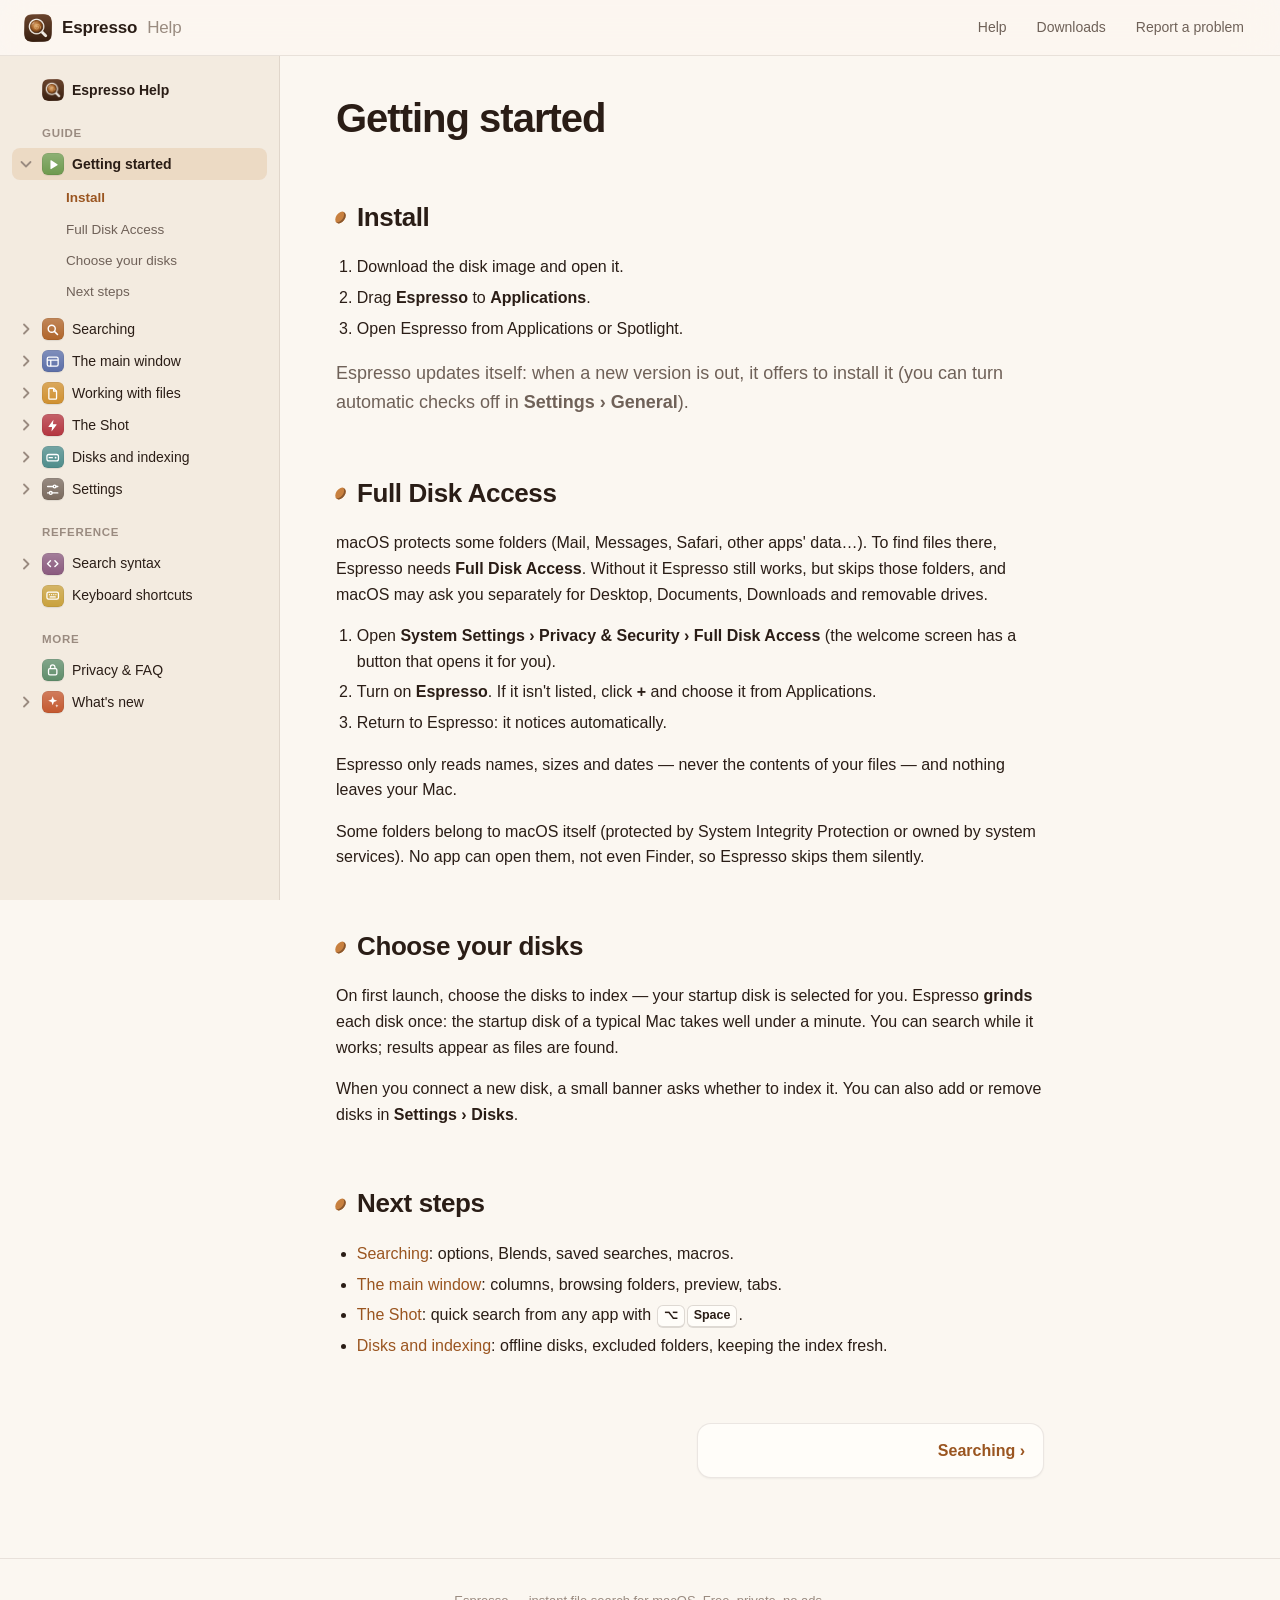
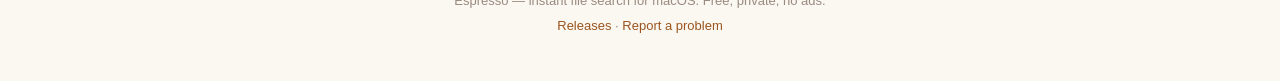
<file: getting-started.html>
<!doctype html>
<html lang="en">
<head>
<meta charset="utf-8">
<meta name="viewport" content="width=device-width, initial-scale=1">
<title>Getting started · Espresso</title>
<meta name="description" content="Espresso: instant file search for every disk on your Mac.">
<link rel="icon" type="image/png" href="assets/favicon-64.png">
<link rel="apple-touch-icon" href="assets/icon-180.png">
<link rel="stylesheet" href="assets/style.css">
</head>
<body>
<header class="topbar">
  <a class="brand" href="index.html"><img src="assets/icon-180.png" alt="" width="28" height="28">Espresso <span>Help</span></a>
  <nav class="toplinks">
    <a href="index.html">Help</a>
    <a href="https://github.com/mokasolutions/espresso-releases/releases">Downloads</a>
    <a href="https://github.com/mokasolutions/espresso-releases/issues">Report a problem</a>
  </nav>
</header>
<div class="layout doc">
  <aside class="sidenav" aria-label="Documentation"><a class="row home" href="index.html"><span class="chev-space"></span><img class="tile appicon" src="assets/icon-180.png" alt=""><span class="label">Espresso Help</span></a><p class="navhead">Guide</p><details class="group" open><summary class="row active"><svg class="chev" viewBox="0 0 16 16" aria-hidden="true"><path d="M6 3.5 10.5 8 6 12.5" fill="none" stroke="currentColor" stroke-width="1.8" stroke-linecap="round" stroke-linejoin="round"/></svg><span class="tile" style="--tile:#6E9A4E;width:20px;height:20px"><svg viewBox="0 0 24 24" aria-hidden="true"><path d="M8.5 5.8v12.4a.8.8 0 0 0 1.2.7l9.6-6.2a.8.8 0 0 0 0-1.4L9.7 5.1a.8.8 0 0 0-1.2.7Z" fill="#fff"/></svg></span><a class="label" href="getting-started.html" aria-current="page">Getting started</a></summary><ul class="sections"><li><a href="getting-started.html#install">Install</a></li><li><a href="getting-started.html#full-disk-access">Full Disk Access</a></li><li><a href="getting-started.html#choose-your-disks">Choose your disks</a></li><li><a href="getting-started.html#next-steps">Next steps</a></li></ul></details><details class="group"><summary class="row"><svg class="chev" viewBox="0 0 16 16" aria-hidden="true"><path d="M6 3.5 10.5 8 6 12.5" fill="none" stroke="currentColor" stroke-width="1.8" stroke-linecap="round" stroke-linejoin="round"/></svg><span class="tile" style="--tile:#B0652A;width:20px;height:20px"><svg viewBox="0 0 24 24" aria-hidden="true"><circle cx="10.5" cy="10.5" r="5.5" fill="none" stroke="#fff" stroke-width="2.2"/><path d="m15 15 4.5 4.5" stroke="#fff" stroke-width="2.4" stroke-linecap="round"/></svg></span><a class="label" href="searching.html">Searching</a></summary><ul class="sections"><li><a href="searching.html#combining-words">Combining words</a></li><li><a href="searching.html#search-options">Search options</a></li><li><a href="searching.html#blends-filter-by-kind">Blends: filter by kind</a></li><li><a href="searching.html#where-to-search">Where to search</a></li><li><a href="searching.html#your-usual-saved-searches">Your usual: saved searches</a></li><li><a href="searching.html#past-orders-recent-searches">Past orders: recent searches</a></li><li><a href="searching.html#macros">Macros</a></li><li><a href="searching.html#duplicates-double-shot">Duplicates (Double shot)</a></li></ul></details><details class="group"><summary class="row"><svg class="chev" viewBox="0 0 16 16" aria-hidden="true"><path d="M6 3.5 10.5 8 6 12.5" fill="none" stroke="currentColor" stroke-width="1.8" stroke-linecap="round" stroke-linejoin="round"/></svg><span class="tile" style="--tile:#5C6FA8;width:20px;height:20px"><svg viewBox="0 0 24 24" aria-hidden="true"><rect x="3.5" y="5" width="17" height="14" rx="2.5" fill="none" stroke="#fff" stroke-width="2"/><path d="M3.5 9.5h17M9 9.5V19" stroke="#fff" stroke-width="2"/></svg></span><a class="label" href="main-window.html">The main window</a></summary><ul class="sections"><li><a href="main-window.html#sidebar">Sidebar</a></li><li><a href="main-window.html#toolbar">Toolbar</a></li><li><a href="main-window.html#results">Results</a></li><li><a href="main-window.html#browsing-folders">Browsing folders</a></li><li><a href="main-window.html#preview">Preview</a></li><li><a href="main-window.html#status-bar">Status bar</a></li><li><a href="main-window.html#tabs-and-windows">Tabs and windows</a></li><li><a href="main-window.html#new-disks">New disks</a></li></ul></details><details class="group"><summary class="row"><svg class="chev" viewBox="0 0 16 16" aria-hidden="true"><path d="M6 3.5 10.5 8 6 12.5" fill="none" stroke="currentColor" stroke-width="1.8" stroke-linecap="round" stroke-linejoin="round"/></svg><span class="tile" style="--tile:#D0902F;width:20px;height:20px"><svg viewBox="0 0 24 24" aria-hidden="true"><path d="M7 3.5h6.5l4.5 4.5v11a1.5 1.5 0 0 1-1.5 1.5h-9A1.5 1.5 0 0 1 6 19V5a1.5 1.5 0 0 1 1-1.5Z" fill="none" stroke="#fff" stroke-width="2" stroke-linejoin="round"/><path d="M13.5 3.5V8H18" fill="none" stroke="#fff" stroke-width="2" stroke-linejoin="round"/></svg></span><a class="label" href="files.html">Working with files</a></summary><ul class="sections"><li><a href="files.html#drag-and-drop">Drag and drop</a></li><li><a href="files.html#get-info">Get Info</a></li><li><a href="files.html#files-on-offline-disks">Files on offline disks</a></li></ul></details><details class="group"><summary class="row"><svg class="chev" viewBox="0 0 16 16" aria-hidden="true"><path d="M6 3.5 10.5 8 6 12.5" fill="none" stroke="currentColor" stroke-width="1.8" stroke-linecap="round" stroke-linejoin="round"/></svg><span class="tile" style="--tile:#B4353F;width:20px;height:20px"><svg viewBox="0 0 24 24" aria-hidden="true"><path d="M13.2 2.8 5.5 13.1a.6.6 0 0 0 .5 1h5l-.9 7.1 7.8-10.4a.6.6 0 0 0-.5-1h-5.1Z" fill="#fff"/></svg></span><a class="label" href="the-shot.html">The Shot</a></summary><ul class="sections"><li><a href="the-shot.html#change-the-shortcut">Change the shortcut</a></li></ul></details><details class="group"><summary class="row"><svg class="chev" viewBox="0 0 16 16" aria-hidden="true"><path d="M6 3.5 10.5 8 6 12.5" fill="none" stroke="currentColor" stroke-width="1.8" stroke-linecap="round" stroke-linejoin="round"/></svg><span class="tile" style="--tile:#4E8C8A;width:20px;height:20px"><svg viewBox="0 0 24 24" aria-hidden="true"><rect x="3" y="7" width="18" height="10" rx="3" fill="none" stroke="#fff" stroke-width="2"/><circle cx="16.5" cy="12" r="1.4" fill="#fff"/><path d="M6.5 12h5" stroke="#fff" stroke-width="2" stroke-linecap="round"/></svg></span><a class="label" href="disks.html">Disks and indexing</a></summary><ul class="sections"><li><a href="disks.html#grinding-the-first-indexing">Grinding: the first indexing</a></li><li><a href="disks.html#brewing-staying-up-to-date">Brewing: staying up to date</a></li><li><a href="disks.html#offline-disks">Offline disks</a></li><li><a href="disks.html#the-disk-menu">The disk menu</a></li><li><a href="disks.html#excluded-folders-decaf">Excluded folders (Decaf)</a></li><li><a href="disks.html#hidden-files-and-packages">Hidden files and packages</a></li><li><a href="disks.html#folders-espresso-cant-read">Folders Espresso can&#x27;t read</a></li><li><a href="disks.html#network-volumes">Network volumes</a></li><li><a href="disks.html#extended-details-and-tags">Extended details and tags</a></li></ul></details><details class="group"><summary class="row"><svg class="chev" viewBox="0 0 16 16" aria-hidden="true"><path d="M6 3.5 10.5 8 6 12.5" fill="none" stroke="currentColor" stroke-width="1.8" stroke-linecap="round" stroke-linejoin="round"/></svg><span class="tile" style="--tile:#7A6A5E;width:20px;height:20px"><svg viewBox="0 0 24 24" aria-hidden="true"><path d="M4 7h9M17 7h3M4 17h3M11 17h9" stroke="#fff" stroke-width="2" stroke-linecap="round"/><circle cx="15" cy="7" r="2.2" fill="none" stroke="#fff" stroke-width="2"/><circle cx="9" cy="17" r="2.2" fill="none" stroke="#fff" stroke-width="2"/></svg></span><a class="label" href="settings.html">Settings</a></summary><ul class="sections"><li><a href="settings.html#general">General</a></li><li><a href="settings.html#disks">Disks</a></li><li><a href="settings.html#search">Search</a></li><li><a href="settings.html#metadata">Metadata</a></li><li><a href="settings.html#support-espresso">Support Espresso</a></li><li><a href="settings.html#about">About</a></li><li><a href="settings.html#other-windows">Other windows</a></li></ul></details><p class="navhead">Reference</p><details class="group"><summary class="row"><svg class="chev" viewBox="0 0 16 16" aria-hidden="true"><path d="M6 3.5 10.5 8 6 12.5" fill="none" stroke="currentColor" stroke-width="1.8" stroke-linecap="round" stroke-linejoin="round"/></svg><span class="tile" style="--tile:#8A5A7E;width:20px;height:20px"><svg viewBox="0 0 24 24" aria-hidden="true"><path d="m8.5 7.5-4.5 4.5 4.5 4.5M15.5 7.5l4.5 4.5-4.5 4.5" fill="none" stroke="#fff" stroke-width="2.2" stroke-linecap="round" stroke-linejoin="round"/></svg></span><a class="label" href="search-syntax.html">Search syntax</a></summary><ul class="sections"><li><a href="search-syntax.html#basics">Basics</a></li><li><a href="search-syntax.html#toolbar-options">Toolbar options</a></li><li><a href="search-syntax.html#modifiers-apply-to-one-term">Modifiers (apply to one term)</a></li><li><a href="search-syntax.html#where">Where</a></li><li><a href="search-syntax.html#what">What</a></li><li><a href="search-syntax.html#size">Size</a></li><li><a href="search-syntax.html#dates">Dates</a></li><li><a href="search-syntax.html#extended-details">Extended details</a></li><li><a href="search-syntax.html#double-shots-duplicates">Double shots (duplicates)</a></li><li><a href="search-syntax.html#macros">Macros</a></li><li><a href="search-syntax.html#keyboard">Keyboard</a></li><li><a href="search-syntax.html#mistakes">Mistakes</a></li></ul></details><div class="row"><span class="chev-space"></span><span class="tile" style="--tile:#C9A13C;width:20px;height:20px"><svg viewBox="0 0 24 24" aria-hidden="true"><rect x="3" y="6.5" width="18" height="11" rx="2.5" fill="none" stroke="#fff" stroke-width="2"/><path d="M7 10.5h.01M10.3 10.5h.01M13.7 10.5h.01M17 10.5h.01M8 14h8" stroke="#fff" stroke-width="2" stroke-linecap="round"/></svg></span><a class="label" href="shortcuts.html">Keyboard shortcuts</a></div><p class="navhead">More</p><div class="row"><span class="chev-space"></span><span class="tile" style="--tile:#5F8D6A;width:20px;height:20px"><svg viewBox="0 0 24 24" aria-hidden="true"><rect x="5.5" y="10.5" width="13" height="9.5" rx="2" fill="none" stroke="#fff" stroke-width="2"/><path d="M8.5 10.5V8a3.5 3.5 0 0 1 7 0v2.5" fill="none" stroke="#fff" stroke-width="2"/></svg></span><a class="label" href="privacy.html">Privacy &amp; FAQ</a></div><details class="group"><summary class="row"><svg class="chev" viewBox="0 0 16 16" aria-hidden="true"><path d="M6 3.5 10.5 8 6 12.5" fill="none" stroke="currentColor" stroke-width="1.8" stroke-linecap="round" stroke-linejoin="round"/></svg><span class="tile" style="--tile:#C4582F;width:20px;height:20px"><svg viewBox="0 0 24 24" aria-hidden="true"><path d="M12 3.5l1.8 5.1 5.2 1.9-5.2 1.9L12 17.5l-1.8-5.1-5.2-1.9 5.2-1.9Z" fill="#fff"/><path d="M18.5 16l.7 1.8 1.8.7-1.8.7-.7 1.8-.7-1.8-1.8-.7 1.8-.7Z" fill="#fff"/></svg></span><a class="label" href="whats-new.html">What&#x27;s new</a></summary><ul class="sections"><li><a href="whats-new.html#010-2026-09-24">0.1.0 - 2026-09-24</a></li></ul></details></aside>
  <main class="">

<h1 id="getting-started">Getting started</h1>
<h2 id="install">Install</h2>
<ol>
<li>Download the disk image and open it.</li>
<li>Drag <strong>Espresso</strong> to <strong>Applications</strong>.</li>
<li>Open Espresso from Applications or Spotlight.</li>
</ol>
<p>Espresso updates itself: when a new version is out, it offers to install it (you can turn
automatic checks off in <strong>Settings › General</strong>).</p>
<h2 id="full-disk-access">Full Disk Access</h2>
<p>macOS protects some folders (Mail, Messages, Safari, other apps' data…). To find files
there, Espresso needs <strong>Full Disk Access</strong>. Without it Espresso still works, but skips those
folders, and macOS may ask you separately for Desktop, Documents, Downloads and removable
drives.</p>
<ol>
<li>Open <strong>System Settings › Privacy &amp; Security › Full Disk Access</strong>
   (the welcome screen has a button that opens it for you).</li>
<li>Turn on <strong>Espresso</strong>. If it isn't listed, click <strong>+</strong> and choose it from Applications.</li>
<li>Return to Espresso: it notices automatically.</li>
</ol>
<p>Espresso only reads names, sizes and dates — never the contents of your files — and nothing
leaves your Mac.</p>
<p>Some folders belong to macOS itself (protected by System Integrity Protection or owned by
system services). No app can open them, not even Finder, so Espresso skips them silently.</p>
<h2 id="choose-your-disks">Choose your disks</h2>
<p>On first launch, choose the disks to index — your startup disk is selected for you. Espresso
<strong>grinds</strong> each disk once: the startup disk of a typical Mac takes well under a minute. You can
search while it works; results appear as files are found.</p>
<p>When you connect a new disk, a small banner asks whether to index it. You can also add or
remove disks in <strong>Settings › Disks</strong>.</p>
<h2 id="next-steps">Next steps</h2>
<ul>
<li><a href="searching.html">Searching</a>: options, Blends, saved searches, macros.</li>
<li><a href="main-window.html">The main window</a>: columns, browsing folders, preview, tabs.</li>
<li><a href="the-shot.html">The Shot</a>: quick search from any app with <kbd>⌥</kbd><kbd>Space</kbd>.</li>
<li><a href="disks.html">Disks and indexing</a>: offline disks, excluded folders, keeping the index fresh.</li>
</ul><nav class="pager"><span></span><a class="next" href="searching.html">Searching ›</a></nav>
  </main>
</div>
<script>
  // Highlight the section being read in the sidebar (progressive enhancement; works without it).
  (() => {
    const links = [...document.querySelectorAll('.group[open] .sections a')];
    const targets = links.map(a => document.getElementById(decodeURIComponent(a.hash.slice(1)))).filter(Boolean);
    if (!targets.length) return;
    const mark = () => {
      let current = targets[0];
      for (const t of targets) if (t.getBoundingClientRect().top < 120) current = t;
      links.forEach(a => a.classList.toggle('here', a.hash.slice(1) === current.id));
    };
    addEventListener('scroll', mark, { passive: true });
    mark();
  })();
</script>
<footer>
  <p>Espresso — instant file search for macOS. Free, private, no ads.</p>
  <p><a href="https://github.com/mokasolutions/espresso-releases/releases">Releases</a> ·
     <a href="https://github.com/mokasolutions/espresso-releases/issues">Report a problem</a></p>
</footer>
</body>
</html>
</file>
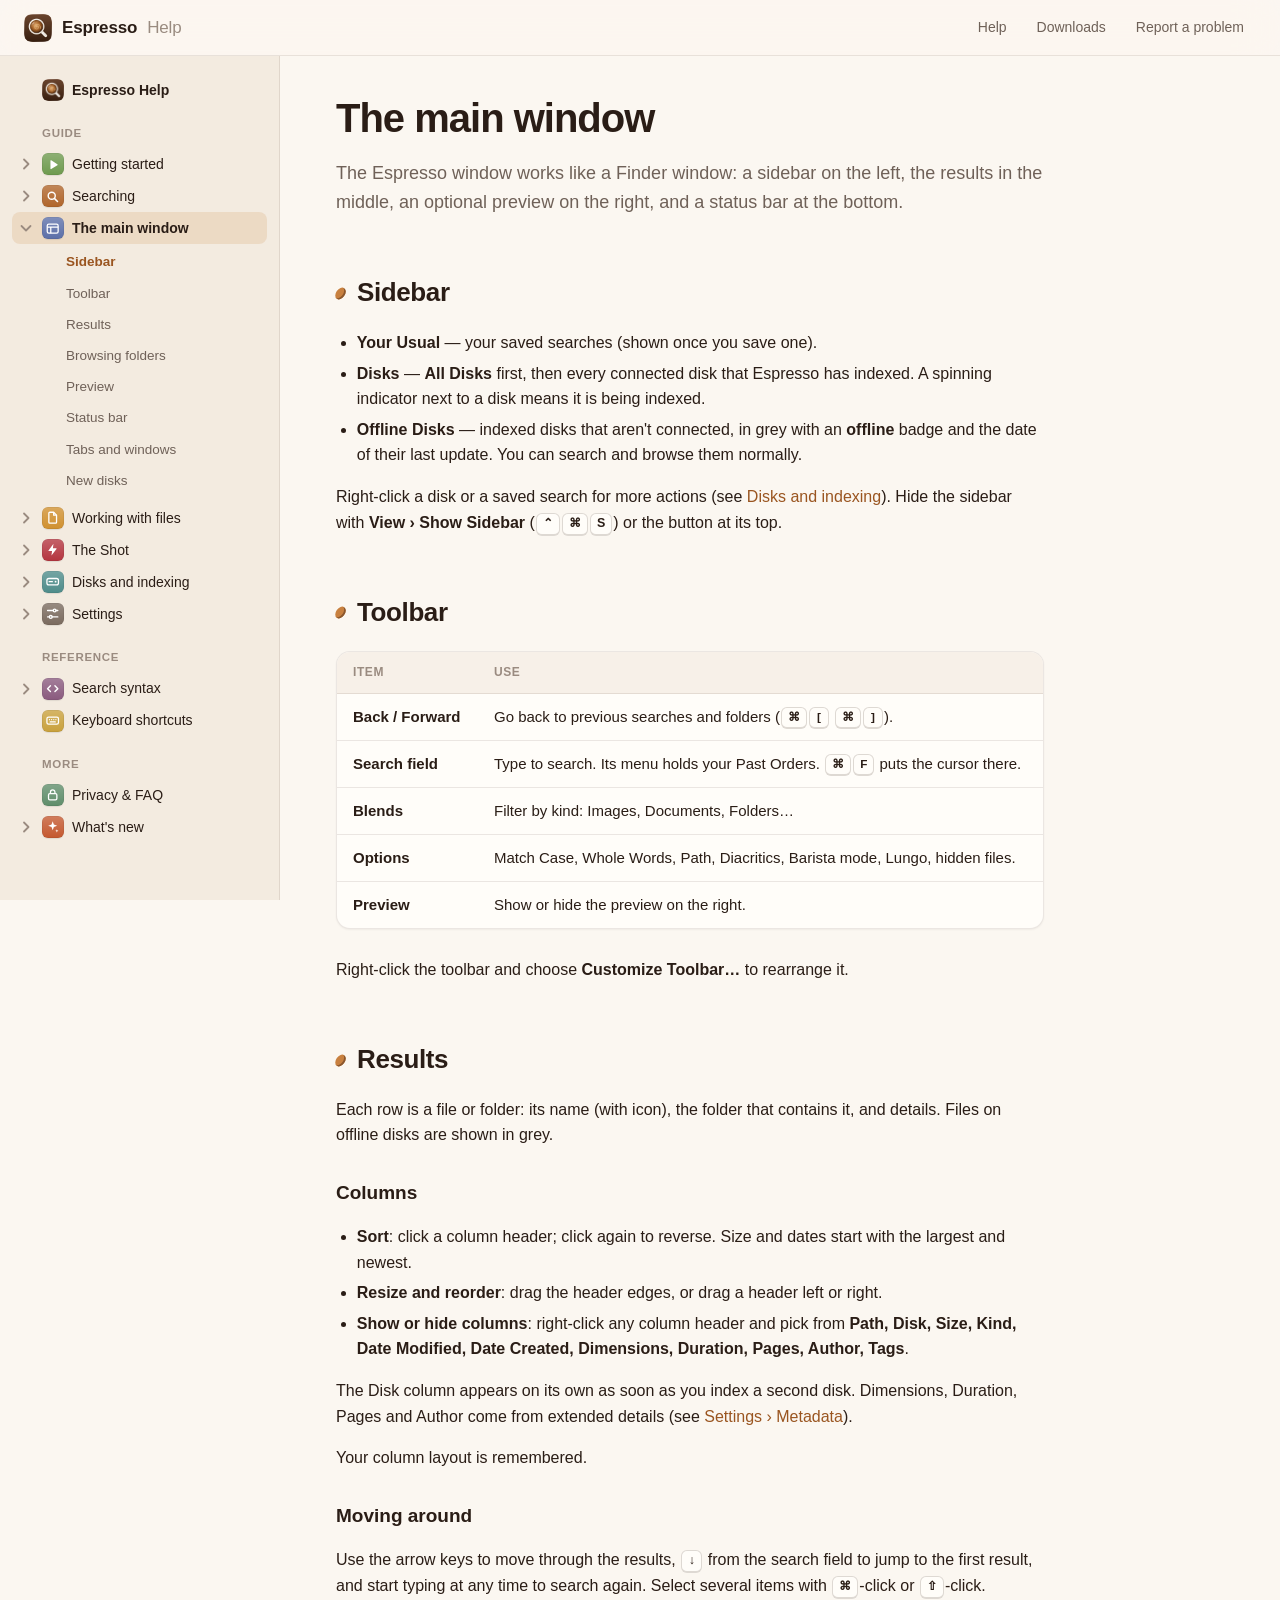
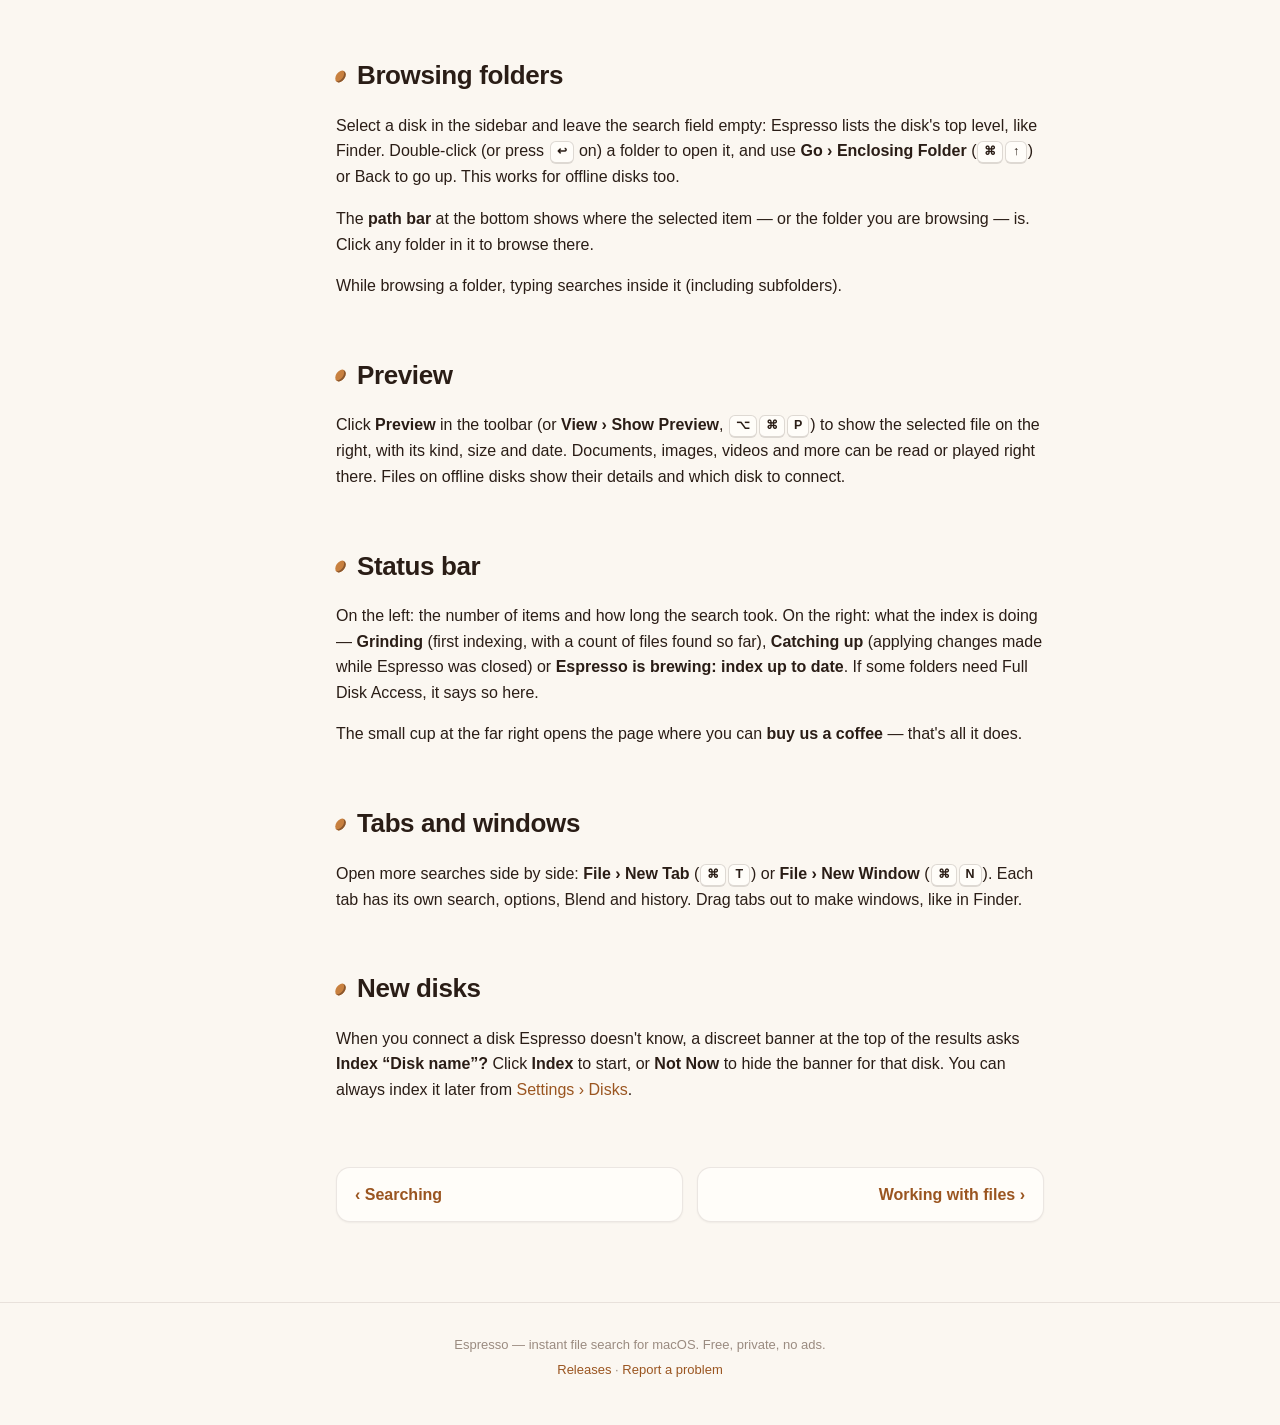
<file: main-window.html>
<!doctype html>
<html lang="en">
<head>
<meta charset="utf-8">
<meta name="viewport" content="width=device-width, initial-scale=1">
<title>The main window · Espresso</title>
<meta name="description" content="Espresso: instant file search for every disk on your Mac.">
<link rel="icon" type="image/png" href="assets/favicon-64.png">
<link rel="apple-touch-icon" href="assets/icon-180.png">
<link rel="stylesheet" href="assets/style.css">
</head>
<body>
<header class="topbar">
  <a class="brand" href="index.html"><img src="assets/icon-180.png" alt="" width="28" height="28">Espresso <span>Help</span></a>
  <nav class="toplinks">
    <a href="index.html">Help</a>
    <a href="https://github.com/mokasolutions/espresso-releases/releases">Downloads</a>
    <a href="https://github.com/mokasolutions/espresso-releases/issues">Report a problem</a>
  </nav>
</header>
<div class="layout doc">
  <aside class="sidenav" aria-label="Documentation"><a class="row home" href="index.html"><span class="chev-space"></span><img class="tile appicon" src="assets/icon-180.png" alt=""><span class="label">Espresso Help</span></a><p class="navhead">Guide</p><details class="group"><summary class="row"><svg class="chev" viewBox="0 0 16 16" aria-hidden="true"><path d="M6 3.5 10.5 8 6 12.5" fill="none" stroke="currentColor" stroke-width="1.8" stroke-linecap="round" stroke-linejoin="round"/></svg><span class="tile" style="--tile:#6E9A4E;width:20px;height:20px"><svg viewBox="0 0 24 24" aria-hidden="true"><path d="M8.5 5.8v12.4a.8.8 0 0 0 1.2.7l9.6-6.2a.8.8 0 0 0 0-1.4L9.7 5.1a.8.8 0 0 0-1.2.7Z" fill="#fff"/></svg></span><a class="label" href="getting-started.html">Getting started</a></summary><ul class="sections"><li><a href="getting-started.html#install">Install</a></li><li><a href="getting-started.html#full-disk-access">Full Disk Access</a></li><li><a href="getting-started.html#choose-your-disks">Choose your disks</a></li><li><a href="getting-started.html#next-steps">Next steps</a></li></ul></details><details class="group"><summary class="row"><svg class="chev" viewBox="0 0 16 16" aria-hidden="true"><path d="M6 3.5 10.5 8 6 12.5" fill="none" stroke="currentColor" stroke-width="1.8" stroke-linecap="round" stroke-linejoin="round"/></svg><span class="tile" style="--tile:#B0652A;width:20px;height:20px"><svg viewBox="0 0 24 24" aria-hidden="true"><circle cx="10.5" cy="10.5" r="5.5" fill="none" stroke="#fff" stroke-width="2.2"/><path d="m15 15 4.5 4.5" stroke="#fff" stroke-width="2.4" stroke-linecap="round"/></svg></span><a class="label" href="searching.html">Searching</a></summary><ul class="sections"><li><a href="searching.html#combining-words">Combining words</a></li><li><a href="searching.html#search-options">Search options</a></li><li><a href="searching.html#blends-filter-by-kind">Blends: filter by kind</a></li><li><a href="searching.html#where-to-search">Where to search</a></li><li><a href="searching.html#your-usual-saved-searches">Your usual: saved searches</a></li><li><a href="searching.html#past-orders-recent-searches">Past orders: recent searches</a></li><li><a href="searching.html#macros">Macros</a></li><li><a href="searching.html#duplicates-double-shot">Duplicates (Double shot)</a></li></ul></details><details class="group" open><summary class="row active"><svg class="chev" viewBox="0 0 16 16" aria-hidden="true"><path d="M6 3.5 10.5 8 6 12.5" fill="none" stroke="currentColor" stroke-width="1.8" stroke-linecap="round" stroke-linejoin="round"/></svg><span class="tile" style="--tile:#5C6FA8;width:20px;height:20px"><svg viewBox="0 0 24 24" aria-hidden="true"><rect x="3.5" y="5" width="17" height="14" rx="2.5" fill="none" stroke="#fff" stroke-width="2"/><path d="M3.5 9.5h17M9 9.5V19" stroke="#fff" stroke-width="2"/></svg></span><a class="label" href="main-window.html" aria-current="page">The main window</a></summary><ul class="sections"><li><a href="main-window.html#sidebar">Sidebar</a></li><li><a href="main-window.html#toolbar">Toolbar</a></li><li><a href="main-window.html#results">Results</a></li><li><a href="main-window.html#browsing-folders">Browsing folders</a></li><li><a href="main-window.html#preview">Preview</a></li><li><a href="main-window.html#status-bar">Status bar</a></li><li><a href="main-window.html#tabs-and-windows">Tabs and windows</a></li><li><a href="main-window.html#new-disks">New disks</a></li></ul></details><details class="group"><summary class="row"><svg class="chev" viewBox="0 0 16 16" aria-hidden="true"><path d="M6 3.5 10.5 8 6 12.5" fill="none" stroke="currentColor" stroke-width="1.8" stroke-linecap="round" stroke-linejoin="round"/></svg><span class="tile" style="--tile:#D0902F;width:20px;height:20px"><svg viewBox="0 0 24 24" aria-hidden="true"><path d="M7 3.5h6.5l4.5 4.5v11a1.5 1.5 0 0 1-1.5 1.5h-9A1.5 1.5 0 0 1 6 19V5a1.5 1.5 0 0 1 1-1.5Z" fill="none" stroke="#fff" stroke-width="2" stroke-linejoin="round"/><path d="M13.5 3.5V8H18" fill="none" stroke="#fff" stroke-width="2" stroke-linejoin="round"/></svg></span><a class="label" href="files.html">Working with files</a></summary><ul class="sections"><li><a href="files.html#drag-and-drop">Drag and drop</a></li><li><a href="files.html#get-info">Get Info</a></li><li><a href="files.html#files-on-offline-disks">Files on offline disks</a></li></ul></details><details class="group"><summary class="row"><svg class="chev" viewBox="0 0 16 16" aria-hidden="true"><path d="M6 3.5 10.5 8 6 12.5" fill="none" stroke="currentColor" stroke-width="1.8" stroke-linecap="round" stroke-linejoin="round"/></svg><span class="tile" style="--tile:#B4353F;width:20px;height:20px"><svg viewBox="0 0 24 24" aria-hidden="true"><path d="M13.2 2.8 5.5 13.1a.6.6 0 0 0 .5 1h5l-.9 7.1 7.8-10.4a.6.6 0 0 0-.5-1h-5.1Z" fill="#fff"/></svg></span><a class="label" href="the-shot.html">The Shot</a></summary><ul class="sections"><li><a href="the-shot.html#change-the-shortcut">Change the shortcut</a></li></ul></details><details class="group"><summary class="row"><svg class="chev" viewBox="0 0 16 16" aria-hidden="true"><path d="M6 3.5 10.5 8 6 12.5" fill="none" stroke="currentColor" stroke-width="1.8" stroke-linecap="round" stroke-linejoin="round"/></svg><span class="tile" style="--tile:#4E8C8A;width:20px;height:20px"><svg viewBox="0 0 24 24" aria-hidden="true"><rect x="3" y="7" width="18" height="10" rx="3" fill="none" stroke="#fff" stroke-width="2"/><circle cx="16.5" cy="12" r="1.4" fill="#fff"/><path d="M6.5 12h5" stroke="#fff" stroke-width="2" stroke-linecap="round"/></svg></span><a class="label" href="disks.html">Disks and indexing</a></summary><ul class="sections"><li><a href="disks.html#grinding-the-first-indexing">Grinding: the first indexing</a></li><li><a href="disks.html#brewing-staying-up-to-date">Brewing: staying up to date</a></li><li><a href="disks.html#offline-disks">Offline disks</a></li><li><a href="disks.html#the-disk-menu">The disk menu</a></li><li><a href="disks.html#excluded-folders-decaf">Excluded folders (Decaf)</a></li><li><a href="disks.html#hidden-files-and-packages">Hidden files and packages</a></li><li><a href="disks.html#folders-espresso-cant-read">Folders Espresso can&#x27;t read</a></li><li><a href="disks.html#network-volumes">Network volumes</a></li><li><a href="disks.html#extended-details-and-tags">Extended details and tags</a></li></ul></details><details class="group"><summary class="row"><svg class="chev" viewBox="0 0 16 16" aria-hidden="true"><path d="M6 3.5 10.5 8 6 12.5" fill="none" stroke="currentColor" stroke-width="1.8" stroke-linecap="round" stroke-linejoin="round"/></svg><span class="tile" style="--tile:#7A6A5E;width:20px;height:20px"><svg viewBox="0 0 24 24" aria-hidden="true"><path d="M4 7h9M17 7h3M4 17h3M11 17h9" stroke="#fff" stroke-width="2" stroke-linecap="round"/><circle cx="15" cy="7" r="2.2" fill="none" stroke="#fff" stroke-width="2"/><circle cx="9" cy="17" r="2.2" fill="none" stroke="#fff" stroke-width="2"/></svg></span><a class="label" href="settings.html">Settings</a></summary><ul class="sections"><li><a href="settings.html#general">General</a></li><li><a href="settings.html#disks">Disks</a></li><li><a href="settings.html#search">Search</a></li><li><a href="settings.html#metadata">Metadata</a></li><li><a href="settings.html#support-espresso">Support Espresso</a></li><li><a href="settings.html#about">About</a></li><li><a href="settings.html#other-windows">Other windows</a></li></ul></details><p class="navhead">Reference</p><details class="group"><summary class="row"><svg class="chev" viewBox="0 0 16 16" aria-hidden="true"><path d="M6 3.5 10.5 8 6 12.5" fill="none" stroke="currentColor" stroke-width="1.8" stroke-linecap="round" stroke-linejoin="round"/></svg><span class="tile" style="--tile:#8A5A7E;width:20px;height:20px"><svg viewBox="0 0 24 24" aria-hidden="true"><path d="m8.5 7.5-4.5 4.5 4.5 4.5M15.5 7.5l4.5 4.5-4.5 4.5" fill="none" stroke="#fff" stroke-width="2.2" stroke-linecap="round" stroke-linejoin="round"/></svg></span><a class="label" href="search-syntax.html">Search syntax</a></summary><ul class="sections"><li><a href="search-syntax.html#basics">Basics</a></li><li><a href="search-syntax.html#toolbar-options">Toolbar options</a></li><li><a href="search-syntax.html#modifiers-apply-to-one-term">Modifiers (apply to one term)</a></li><li><a href="search-syntax.html#where">Where</a></li><li><a href="search-syntax.html#what">What</a></li><li><a href="search-syntax.html#size">Size</a></li><li><a href="search-syntax.html#dates">Dates</a></li><li><a href="search-syntax.html#extended-details">Extended details</a></li><li><a href="search-syntax.html#double-shots-duplicates">Double shots (duplicates)</a></li><li><a href="search-syntax.html#macros">Macros</a></li><li><a href="search-syntax.html#keyboard">Keyboard</a></li><li><a href="search-syntax.html#mistakes">Mistakes</a></li></ul></details><div class="row"><span class="chev-space"></span><span class="tile" style="--tile:#C9A13C;width:20px;height:20px"><svg viewBox="0 0 24 24" aria-hidden="true"><rect x="3" y="6.5" width="18" height="11" rx="2.5" fill="none" stroke="#fff" stroke-width="2"/><path d="M7 10.5h.01M10.3 10.5h.01M13.7 10.5h.01M17 10.5h.01M8 14h8" stroke="#fff" stroke-width="2" stroke-linecap="round"/></svg></span><a class="label" href="shortcuts.html">Keyboard shortcuts</a></div><p class="navhead">More</p><div class="row"><span class="chev-space"></span><span class="tile" style="--tile:#5F8D6A;width:20px;height:20px"><svg viewBox="0 0 24 24" aria-hidden="true"><rect x="5.5" y="10.5" width="13" height="9.5" rx="2" fill="none" stroke="#fff" stroke-width="2"/><path d="M8.5 10.5V8a3.5 3.5 0 0 1 7 0v2.5" fill="none" stroke="#fff" stroke-width="2"/></svg></span><a class="label" href="privacy.html">Privacy &amp; FAQ</a></div><details class="group"><summary class="row"><svg class="chev" viewBox="0 0 16 16" aria-hidden="true"><path d="M6 3.5 10.5 8 6 12.5" fill="none" stroke="currentColor" stroke-width="1.8" stroke-linecap="round" stroke-linejoin="round"/></svg><span class="tile" style="--tile:#C4582F;width:20px;height:20px"><svg viewBox="0 0 24 24" aria-hidden="true"><path d="M12 3.5l1.8 5.1 5.2 1.9-5.2 1.9L12 17.5l-1.8-5.1-5.2-1.9 5.2-1.9Z" fill="#fff"/><path d="M18.5 16l.7 1.8 1.8.7-1.8.7-.7 1.8-.7-1.8-1.8-.7 1.8-.7Z" fill="#fff"/></svg></span><a class="label" href="whats-new.html">What&#x27;s new</a></summary><ul class="sections"><li><a href="whats-new.html#010-2026-09-24">0.1.0 - 2026-09-24</a></li></ul></details></aside>
  <main class="">

<h1 id="the-main-window">The main window</h1>
<p>The Espresso window works like a Finder window: a sidebar on the left, the results in the
middle, an optional preview on the right, and a status bar at the bottom.</p>
<h2 id="sidebar">Sidebar</h2>
<ul>
<li><strong>Your Usual</strong> — your saved searches (shown once you save one).</li>
<li><strong>Disks</strong> — <strong>All Disks</strong> first, then every connected disk that Espresso has indexed.
  A spinning indicator next to a disk means it is being indexed.</li>
<li><strong>Offline Disks</strong> — indexed disks that aren't connected, in grey with an <strong>offline</strong> badge
  and the date of their last update. You can search and browse them normally.</li>
</ul>
<p>Right-click a disk or a saved search for more actions (see <a href="disks.html#the-disk-menu">Disks and indexing</a>).
Hide the sidebar with <strong>View › Show Sidebar</strong> (<kbd>⌃</kbd><kbd>⌘</kbd><kbd>S</kbd>) or the button at its top.</p>
<h2 id="toolbar">Toolbar</h2>
<div class="table-wrap"><table>
<thead>
<tr>
<th>Item</th>
<th>Use</th>
</tr>
</thead>
<tbody>
<tr>
<td><strong>Back / Forward</strong></td>
<td>Go back to previous searches and folders (<kbd>⌘</kbd><kbd>[</kbd> <kbd>⌘</kbd><kbd>]</kbd>).</td>
</tr>
<tr>
<td><strong>Search field</strong></td>
<td>Type to search. Its menu holds your Past Orders. <kbd>⌘</kbd><kbd>F</kbd> puts the cursor there.</td>
</tr>
<tr>
<td><strong>Blends</strong></td>
<td>Filter by kind: Images, Documents, Folders…</td>
</tr>
<tr>
<td><strong>Options</strong></td>
<td>Match Case, Whole Words, Path, Diacritics, Barista mode, Lungo, hidden files.</td>
</tr>
<tr>
<td><strong>Preview</strong></td>
<td>Show or hide the preview on the right.</td>
</tr>
</tbody>
</table></div>
<p>Right-click the toolbar and choose <strong>Customize Toolbar…</strong> to rearrange it.</p>
<h2 id="results">Results</h2>
<p>Each row is a file or folder: its name (with icon), the folder that contains it, and details.
Files on offline disks are shown in grey.</p>
<h3 id="columns">Columns</h3>
<ul>
<li><strong>Sort</strong>: click a column header; click again to reverse. Size and dates start with the
  largest and newest.</li>
<li><strong>Resize and reorder</strong>: drag the header edges, or drag a header left or right.</li>
<li><strong>Show or hide columns</strong>: right-click any column header and pick from <strong>Path, Disk, Size,
  Kind, Date Modified, Date Created, Dimensions, Duration, Pages, Author, Tags</strong>.</li>
</ul>
<p>The Disk column appears on its own as soon as you index a second disk. Dimensions, Duration,
Pages and Author come from extended details (see <a href="settings.html#metadata">Settings › Metadata</a>).</p>
<p>Your column layout is remembered.</p>
<h3 id="moving-around">Moving around</h3>
<p>Use the arrow keys to move through the results, <kbd>↓</kbd> from the search field to jump to
the first result, and start typing at any time to search again. Select several items with
<kbd>⌘</kbd>-click or <kbd>⇧</kbd>-click.</p>
<h2 id="browsing-folders">Browsing folders</h2>
<p>Select a disk in the sidebar and leave the search field empty: Espresso lists the disk's top
level, like Finder. Double-click (or press <kbd>↩</kbd> on) a folder to open it, and use
<strong>Go › Enclosing Folder</strong> (<kbd>⌘</kbd><kbd>↑</kbd>) or Back to go up. This works for offline
disks too.</p>
<p>The <strong>path bar</strong> at the bottom shows where the selected item — or the folder you are browsing
— is. Click any folder in it to browse there.</p>
<p>While browsing a folder, typing searches inside it (including subfolders).</p>
<h2 id="preview">Preview</h2>
<p>Click <strong>Preview</strong> in the toolbar (or <strong>View › Show Preview</strong>, <kbd>⌥</kbd><kbd>⌘</kbd><kbd>P</kbd>)
to show the selected file on the right, with its kind, size and date. Documents, images,
videos and more can be read or played right there. Files on offline disks show their details
and which disk to connect.</p>
<h2 id="status-bar">Status bar</h2>
<p>On the left: the number of items and how long the search took. On the right: what the index
is doing — <strong>Grinding</strong> (first indexing, with a count of files found so far),
<strong>Catching up</strong> (applying changes made while Espresso was closed) or
<strong>Espresso is brewing: index up to date</strong>. If some folders need Full Disk Access, it says so
here.</p>
<p>The small cup at the far right opens the page where you can <strong>buy us a coffee</strong> — that's all
it does.</p>
<h2 id="tabs-and-windows">Tabs and windows</h2>
<p>Open more searches side by side: <strong>File › New Tab</strong> (<kbd>⌘</kbd><kbd>T</kbd>) or
<strong>File › New Window</strong> (<kbd>⌘</kbd><kbd>N</kbd>). Each tab has its own search, options,
Blend and history. Drag tabs out to make windows, like in Finder.</p>
<h2 id="new-disks">New disks</h2>
<p>When you connect a disk Espresso doesn't know, a discreet banner at the top of the results
asks <strong>Index “Disk name”?</strong> Click <strong>Index</strong> to start, or <strong>Not Now</strong> to hide the banner for that
disk. You can always index it later from <a href="settings.html#disks">Settings › Disks</a>.</p><nav class="pager"><a class="prev" href="searching.html">‹ Searching</a><a class="next" href="files.html">Working with files ›</a></nav>
  </main>
</div>
<script>
  // Highlight the section being read in the sidebar (progressive enhancement; works without it).
  (() => {
    const links = [...document.querySelectorAll('.group[open] .sections a')];
    const targets = links.map(a => document.getElementById(decodeURIComponent(a.hash.slice(1)))).filter(Boolean);
    if (!targets.length) return;
    const mark = () => {
      let current = targets[0];
      for (const t of targets) if (t.getBoundingClientRect().top < 120) current = t;
      links.forEach(a => a.classList.toggle('here', a.hash.slice(1) === current.id));
    };
    addEventListener('scroll', mark, { passive: true });
    mark();
  })();
</script>
<footer>
  <p>Espresso — instant file search for macOS. Free, private, no ads.</p>
  <p><a href="https://github.com/mokasolutions/espresso-releases/releases">Releases</a> ·
     <a href="https://github.com/mokasolutions/espresso-releases/issues">Report a problem</a></p>
</footer>
</body>
</html>
</file>
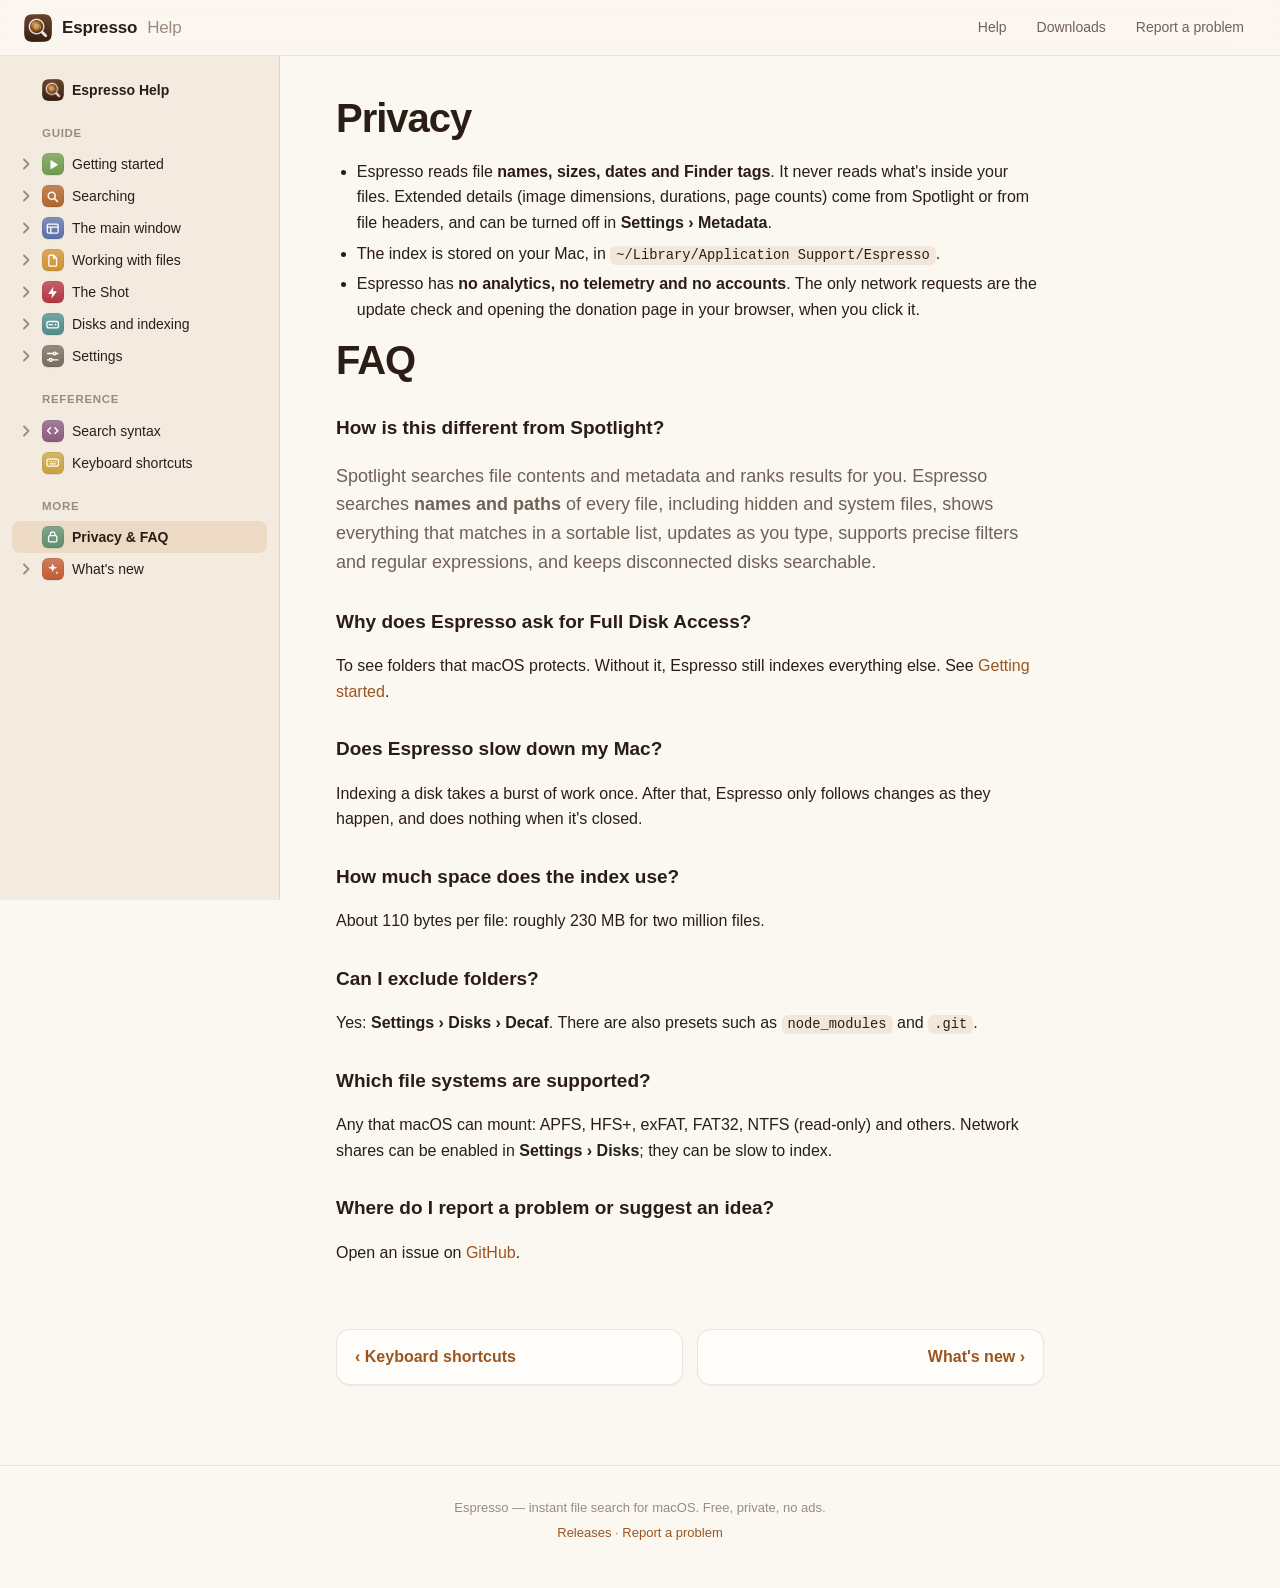
<file: privacy.html>
<!doctype html>
<html lang="en">
<head>
<meta charset="utf-8">
<meta name="viewport" content="width=device-width, initial-scale=1">
<title>Privacy &amp; FAQ · Espresso</title>
<meta name="description" content="Espresso: instant file search for every disk on your Mac.">
<link rel="icon" type="image/png" href="assets/favicon-64.png">
<link rel="apple-touch-icon" href="assets/icon-180.png">
<link rel="stylesheet" href="assets/style.css">
</head>
<body>
<header class="topbar">
  <a class="brand" href="index.html"><img src="assets/icon-180.png" alt="" width="28" height="28">Espresso <span>Help</span></a>
  <nav class="toplinks">
    <a href="index.html">Help</a>
    <a href="https://github.com/mokasolutions/espresso-releases/releases">Downloads</a>
    <a href="https://github.com/mokasolutions/espresso-releases/issues">Report a problem</a>
  </nav>
</header>
<div class="layout doc">
  <aside class="sidenav" aria-label="Documentation"><a class="row home" href="index.html"><span class="chev-space"></span><img class="tile appicon" src="assets/icon-180.png" alt=""><span class="label">Espresso Help</span></a><p class="navhead">Guide</p><details class="group"><summary class="row"><svg class="chev" viewBox="0 0 16 16" aria-hidden="true"><path d="M6 3.5 10.5 8 6 12.5" fill="none" stroke="currentColor" stroke-width="1.8" stroke-linecap="round" stroke-linejoin="round"/></svg><span class="tile" style="--tile:#6E9A4E;width:20px;height:20px"><svg viewBox="0 0 24 24" aria-hidden="true"><path d="M8.5 5.8v12.4a.8.8 0 0 0 1.2.7l9.6-6.2a.8.8 0 0 0 0-1.4L9.7 5.1a.8.8 0 0 0-1.2.7Z" fill="#fff"/></svg></span><a class="label" href="getting-started.html">Getting started</a></summary><ul class="sections"><li><a href="getting-started.html#install">Install</a></li><li><a href="getting-started.html#full-disk-access">Full Disk Access</a></li><li><a href="getting-started.html#choose-your-disks">Choose your disks</a></li><li><a href="getting-started.html#next-steps">Next steps</a></li></ul></details><details class="group"><summary class="row"><svg class="chev" viewBox="0 0 16 16" aria-hidden="true"><path d="M6 3.5 10.5 8 6 12.5" fill="none" stroke="currentColor" stroke-width="1.8" stroke-linecap="round" stroke-linejoin="round"/></svg><span class="tile" style="--tile:#B0652A;width:20px;height:20px"><svg viewBox="0 0 24 24" aria-hidden="true"><circle cx="10.5" cy="10.5" r="5.5" fill="none" stroke="#fff" stroke-width="2.2"/><path d="m15 15 4.5 4.5" stroke="#fff" stroke-width="2.4" stroke-linecap="round"/></svg></span><a class="label" href="searching.html">Searching</a></summary><ul class="sections"><li><a href="searching.html#combining-words">Combining words</a></li><li><a href="searching.html#search-options">Search options</a></li><li><a href="searching.html#blends-filter-by-kind">Blends: filter by kind</a></li><li><a href="searching.html#where-to-search">Where to search</a></li><li><a href="searching.html#your-usual-saved-searches">Your usual: saved searches</a></li><li><a href="searching.html#past-orders-recent-searches">Past orders: recent searches</a></li><li><a href="searching.html#macros">Macros</a></li><li><a href="searching.html#duplicates-double-shot">Duplicates (Double shot)</a></li></ul></details><details class="group"><summary class="row"><svg class="chev" viewBox="0 0 16 16" aria-hidden="true"><path d="M6 3.5 10.5 8 6 12.5" fill="none" stroke="currentColor" stroke-width="1.8" stroke-linecap="round" stroke-linejoin="round"/></svg><span class="tile" style="--tile:#5C6FA8;width:20px;height:20px"><svg viewBox="0 0 24 24" aria-hidden="true"><rect x="3.5" y="5" width="17" height="14" rx="2.5" fill="none" stroke="#fff" stroke-width="2"/><path d="M3.5 9.5h17M9 9.5V19" stroke="#fff" stroke-width="2"/></svg></span><a class="label" href="main-window.html">The main window</a></summary><ul class="sections"><li><a href="main-window.html#sidebar">Sidebar</a></li><li><a href="main-window.html#toolbar">Toolbar</a></li><li><a href="main-window.html#results">Results</a></li><li><a href="main-window.html#browsing-folders">Browsing folders</a></li><li><a href="main-window.html#preview">Preview</a></li><li><a href="main-window.html#status-bar">Status bar</a></li><li><a href="main-window.html#tabs-and-windows">Tabs and windows</a></li><li><a href="main-window.html#new-disks">New disks</a></li></ul></details><details class="group"><summary class="row"><svg class="chev" viewBox="0 0 16 16" aria-hidden="true"><path d="M6 3.5 10.5 8 6 12.5" fill="none" stroke="currentColor" stroke-width="1.8" stroke-linecap="round" stroke-linejoin="round"/></svg><span class="tile" style="--tile:#D0902F;width:20px;height:20px"><svg viewBox="0 0 24 24" aria-hidden="true"><path d="M7 3.5h6.5l4.5 4.5v11a1.5 1.5 0 0 1-1.5 1.5h-9A1.5 1.5 0 0 1 6 19V5a1.5 1.5 0 0 1 1-1.5Z" fill="none" stroke="#fff" stroke-width="2" stroke-linejoin="round"/><path d="M13.5 3.5V8H18" fill="none" stroke="#fff" stroke-width="2" stroke-linejoin="round"/></svg></span><a class="label" href="files.html">Working with files</a></summary><ul class="sections"><li><a href="files.html#drag-and-drop">Drag and drop</a></li><li><a href="files.html#get-info">Get Info</a></li><li><a href="files.html#files-on-offline-disks">Files on offline disks</a></li></ul></details><details class="group"><summary class="row"><svg class="chev" viewBox="0 0 16 16" aria-hidden="true"><path d="M6 3.5 10.5 8 6 12.5" fill="none" stroke="currentColor" stroke-width="1.8" stroke-linecap="round" stroke-linejoin="round"/></svg><span class="tile" style="--tile:#B4353F;width:20px;height:20px"><svg viewBox="0 0 24 24" aria-hidden="true"><path d="M13.2 2.8 5.5 13.1a.6.6 0 0 0 .5 1h5l-.9 7.1 7.8-10.4a.6.6 0 0 0-.5-1h-5.1Z" fill="#fff"/></svg></span><a class="label" href="the-shot.html">The Shot</a></summary><ul class="sections"><li><a href="the-shot.html#change-the-shortcut">Change the shortcut</a></li></ul></details><details class="group"><summary class="row"><svg class="chev" viewBox="0 0 16 16" aria-hidden="true"><path d="M6 3.5 10.5 8 6 12.5" fill="none" stroke="currentColor" stroke-width="1.8" stroke-linecap="round" stroke-linejoin="round"/></svg><span class="tile" style="--tile:#4E8C8A;width:20px;height:20px"><svg viewBox="0 0 24 24" aria-hidden="true"><rect x="3" y="7" width="18" height="10" rx="3" fill="none" stroke="#fff" stroke-width="2"/><circle cx="16.5" cy="12" r="1.4" fill="#fff"/><path d="M6.5 12h5" stroke="#fff" stroke-width="2" stroke-linecap="round"/></svg></span><a class="label" href="disks.html">Disks and indexing</a></summary><ul class="sections"><li><a href="disks.html#grinding-the-first-indexing">Grinding: the first indexing</a></li><li><a href="disks.html#brewing-staying-up-to-date">Brewing: staying up to date</a></li><li><a href="disks.html#offline-disks">Offline disks</a></li><li><a href="disks.html#the-disk-menu">The disk menu</a></li><li><a href="disks.html#excluded-folders-decaf">Excluded folders (Decaf)</a></li><li><a href="disks.html#hidden-files-and-packages">Hidden files and packages</a></li><li><a href="disks.html#folders-espresso-cant-read">Folders Espresso can&#x27;t read</a></li><li><a href="disks.html#network-volumes">Network volumes</a></li><li><a href="disks.html#extended-details-and-tags">Extended details and tags</a></li></ul></details><details class="group"><summary class="row"><svg class="chev" viewBox="0 0 16 16" aria-hidden="true"><path d="M6 3.5 10.5 8 6 12.5" fill="none" stroke="currentColor" stroke-width="1.8" stroke-linecap="round" stroke-linejoin="round"/></svg><span class="tile" style="--tile:#7A6A5E;width:20px;height:20px"><svg viewBox="0 0 24 24" aria-hidden="true"><path d="M4 7h9M17 7h3M4 17h3M11 17h9" stroke="#fff" stroke-width="2" stroke-linecap="round"/><circle cx="15" cy="7" r="2.2" fill="none" stroke="#fff" stroke-width="2"/><circle cx="9" cy="17" r="2.2" fill="none" stroke="#fff" stroke-width="2"/></svg></span><a class="label" href="settings.html">Settings</a></summary><ul class="sections"><li><a href="settings.html#general">General</a></li><li><a href="settings.html#disks">Disks</a></li><li><a href="settings.html#search">Search</a></li><li><a href="settings.html#metadata">Metadata</a></li><li><a href="settings.html#support-espresso">Support Espresso</a></li><li><a href="settings.html#about">About</a></li><li><a href="settings.html#other-windows">Other windows</a></li></ul></details><p class="navhead">Reference</p><details class="group"><summary class="row"><svg class="chev" viewBox="0 0 16 16" aria-hidden="true"><path d="M6 3.5 10.5 8 6 12.5" fill="none" stroke="currentColor" stroke-width="1.8" stroke-linecap="round" stroke-linejoin="round"/></svg><span class="tile" style="--tile:#8A5A7E;width:20px;height:20px"><svg viewBox="0 0 24 24" aria-hidden="true"><path d="m8.5 7.5-4.5 4.5 4.5 4.5M15.5 7.5l4.5 4.5-4.5 4.5" fill="none" stroke="#fff" stroke-width="2.2" stroke-linecap="round" stroke-linejoin="round"/></svg></span><a class="label" href="search-syntax.html">Search syntax</a></summary><ul class="sections"><li><a href="search-syntax.html#basics">Basics</a></li><li><a href="search-syntax.html#toolbar-options">Toolbar options</a></li><li><a href="search-syntax.html#modifiers-apply-to-one-term">Modifiers (apply to one term)</a></li><li><a href="search-syntax.html#where">Where</a></li><li><a href="search-syntax.html#what">What</a></li><li><a href="search-syntax.html#size">Size</a></li><li><a href="search-syntax.html#dates">Dates</a></li><li><a href="search-syntax.html#extended-details">Extended details</a></li><li><a href="search-syntax.html#double-shots-duplicates">Double shots (duplicates)</a></li><li><a href="search-syntax.html#macros">Macros</a></li><li><a href="search-syntax.html#keyboard">Keyboard</a></li><li><a href="search-syntax.html#mistakes">Mistakes</a></li></ul></details><div class="row"><span class="chev-space"></span><span class="tile" style="--tile:#C9A13C;width:20px;height:20px"><svg viewBox="0 0 24 24" aria-hidden="true"><rect x="3" y="6.5" width="18" height="11" rx="2.5" fill="none" stroke="#fff" stroke-width="2"/><path d="M7 10.5h.01M10.3 10.5h.01M13.7 10.5h.01M17 10.5h.01M8 14h8" stroke="#fff" stroke-width="2" stroke-linecap="round"/></svg></span><a class="label" href="shortcuts.html">Keyboard shortcuts</a></div><p class="navhead">More</p><div class="row active"><span class="chev-space"></span><span class="tile" style="--tile:#5F8D6A;width:20px;height:20px"><svg viewBox="0 0 24 24" aria-hidden="true"><rect x="5.5" y="10.5" width="13" height="9.5" rx="2" fill="none" stroke="#fff" stroke-width="2"/><path d="M8.5 10.5V8a3.5 3.5 0 0 1 7 0v2.5" fill="none" stroke="#fff" stroke-width="2"/></svg></span><a class="label" href="privacy.html" aria-current="page">Privacy &amp; FAQ</a></div><details class="group"><summary class="row"><svg class="chev" viewBox="0 0 16 16" aria-hidden="true"><path d="M6 3.5 10.5 8 6 12.5" fill="none" stroke="currentColor" stroke-width="1.8" stroke-linecap="round" stroke-linejoin="round"/></svg><span class="tile" style="--tile:#C4582F;width:20px;height:20px"><svg viewBox="0 0 24 24" aria-hidden="true"><path d="M12 3.5l1.8 5.1 5.2 1.9-5.2 1.9L12 17.5l-1.8-5.1-5.2-1.9 5.2-1.9Z" fill="#fff"/><path d="M18.5 16l.7 1.8 1.8.7-1.8.7-.7 1.8-.7-1.8-1.8-.7 1.8-.7Z" fill="#fff"/></svg></span><a class="label" href="whats-new.html">What&#x27;s new</a></summary><ul class="sections"><li><a href="whats-new.html#010-2026-09-24">0.1.0 - 2026-09-24</a></li></ul></details></aside>
  <main class="">

<h1 id="privacy">Privacy</h1>
<ul>
<li>Espresso reads file <strong>names, sizes, dates and Finder tags</strong>. It never reads what's inside
  your files. Extended details (image dimensions, durations, page counts) come from
  Spotlight or from file headers, and can be turned off in <strong>Settings › Metadata</strong>.</li>
<li>The index is stored on your Mac, in <code>~/Library/Application Support/Espresso</code>.</li>
<li>Espresso has <strong>no analytics, no telemetry and no accounts</strong>. The only network requests are
  the update check and opening the donation page in your browser, when you click it.</li>
</ul>
<h1 id="faq">FAQ</h1>
<h3 id="how-is-this-different-from-spotlight">How is this different from Spotlight?</h3>
<p>Spotlight searches file contents and metadata and ranks results for you. Espresso searches
<strong>names and paths</strong> of every file, including hidden and system files, shows everything that
matches in a sortable list, updates as you type, supports precise filters and regular
expressions, and keeps disconnected disks searchable.</p>
<h3 id="why-does-espresso-ask-for-full-disk-access">Why does Espresso ask for Full Disk Access?</h3>
<p>To see folders that macOS protects. Without it, Espresso still indexes everything else. See
<a href="getting-started.html#full-disk-access">Getting started</a>.</p>
<h3 id="does-espresso-slow-down-my-mac">Does Espresso slow down my Mac?</h3>
<p>Indexing a disk takes a burst of work once. After that, Espresso only follows changes as
they happen, and does nothing when it's closed.</p>
<h3 id="how-much-space-does-the-index-use">How much space does the index use?</h3>
<p>About 110 bytes per file: roughly 230 MB for two million files.</p>
<h3 id="can-i-exclude-folders">Can I exclude folders?</h3>
<p>Yes: <strong>Settings › Disks › Decaf</strong>. There are also presets such as <code>node_modules</code> and <code>.git</code>.</p>
<h3 id="which-file-systems-are-supported">Which file systems are supported?</h3>
<p>Any that macOS can mount: APFS, HFS+, exFAT, FAT32, NTFS (read-only) and others. Network
shares can be enabled in <strong>Settings › Disks</strong>; they can be slow to index.</p>
<h3 id="where-do-i-report-a-problem-or-suggest-an-idea">Where do I report a problem or suggest an idea?</h3>
<p>Open an issue on <a href="https://github.com/mokasolutions/espresso-releases/issues">GitHub</a>.</p><nav class="pager"><a class="prev" href="shortcuts.html">‹ Keyboard shortcuts</a><a class="next" href="whats-new.html">What&#x27;s new ›</a></nav>
  </main>
</div>
<script>
  // Highlight the section being read in the sidebar (progressive enhancement; works without it).
  (() => {
    const links = [...document.querySelectorAll('.group[open] .sections a')];
    const targets = links.map(a => document.getElementById(decodeURIComponent(a.hash.slice(1)))).filter(Boolean);
    if (!targets.length) return;
    const mark = () => {
      let current = targets[0];
      for (const t of targets) if (t.getBoundingClientRect().top < 120) current = t;
      links.forEach(a => a.classList.toggle('here', a.hash.slice(1) === current.id));
    };
    addEventListener('scroll', mark, { passive: true });
    mark();
  })();
</script>
<footer>
  <p>Espresso — instant file search for macOS. Free, private, no ads.</p>
  <p><a href="https://github.com/mokasolutions/espresso-releases/releases">Releases</a> ·
     <a href="https://github.com/mokasolutions/espresso-releases/issues">Report a problem</a></p>
</footer>
</body>
</html>
</file>
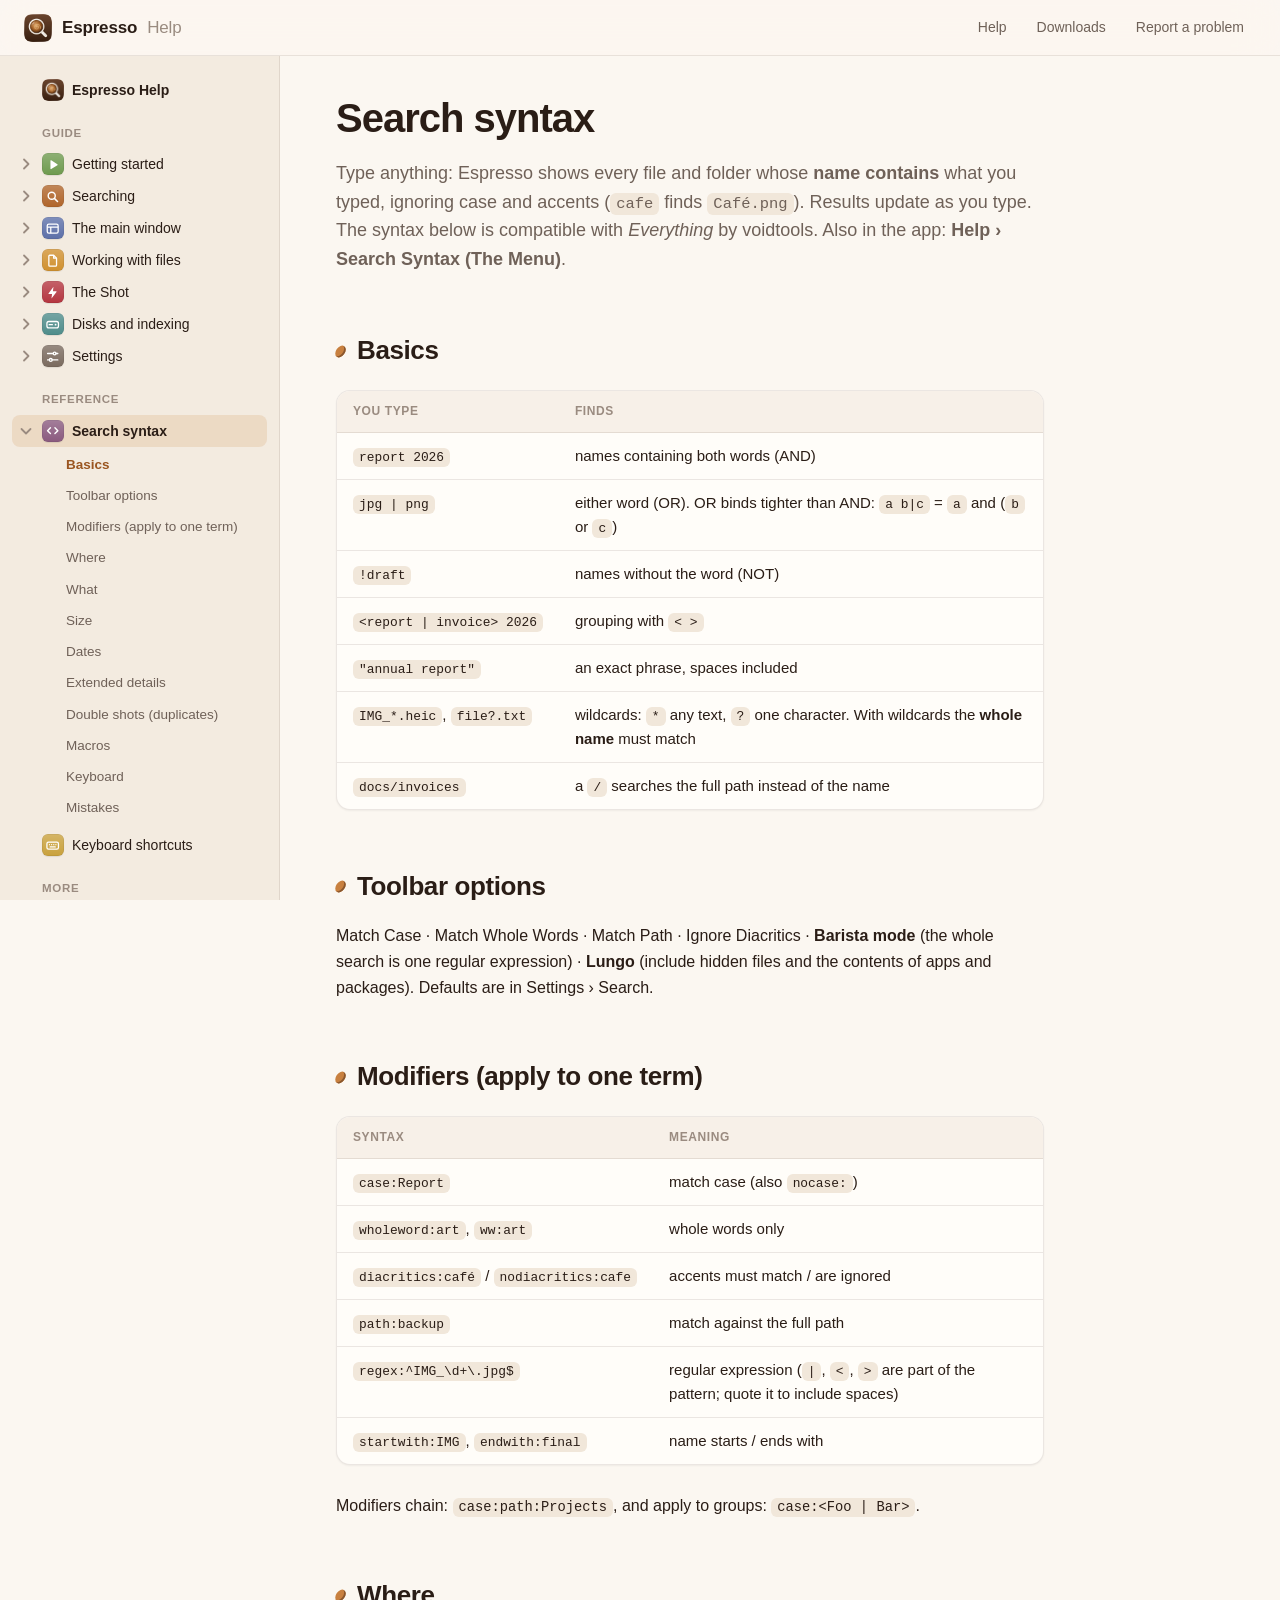
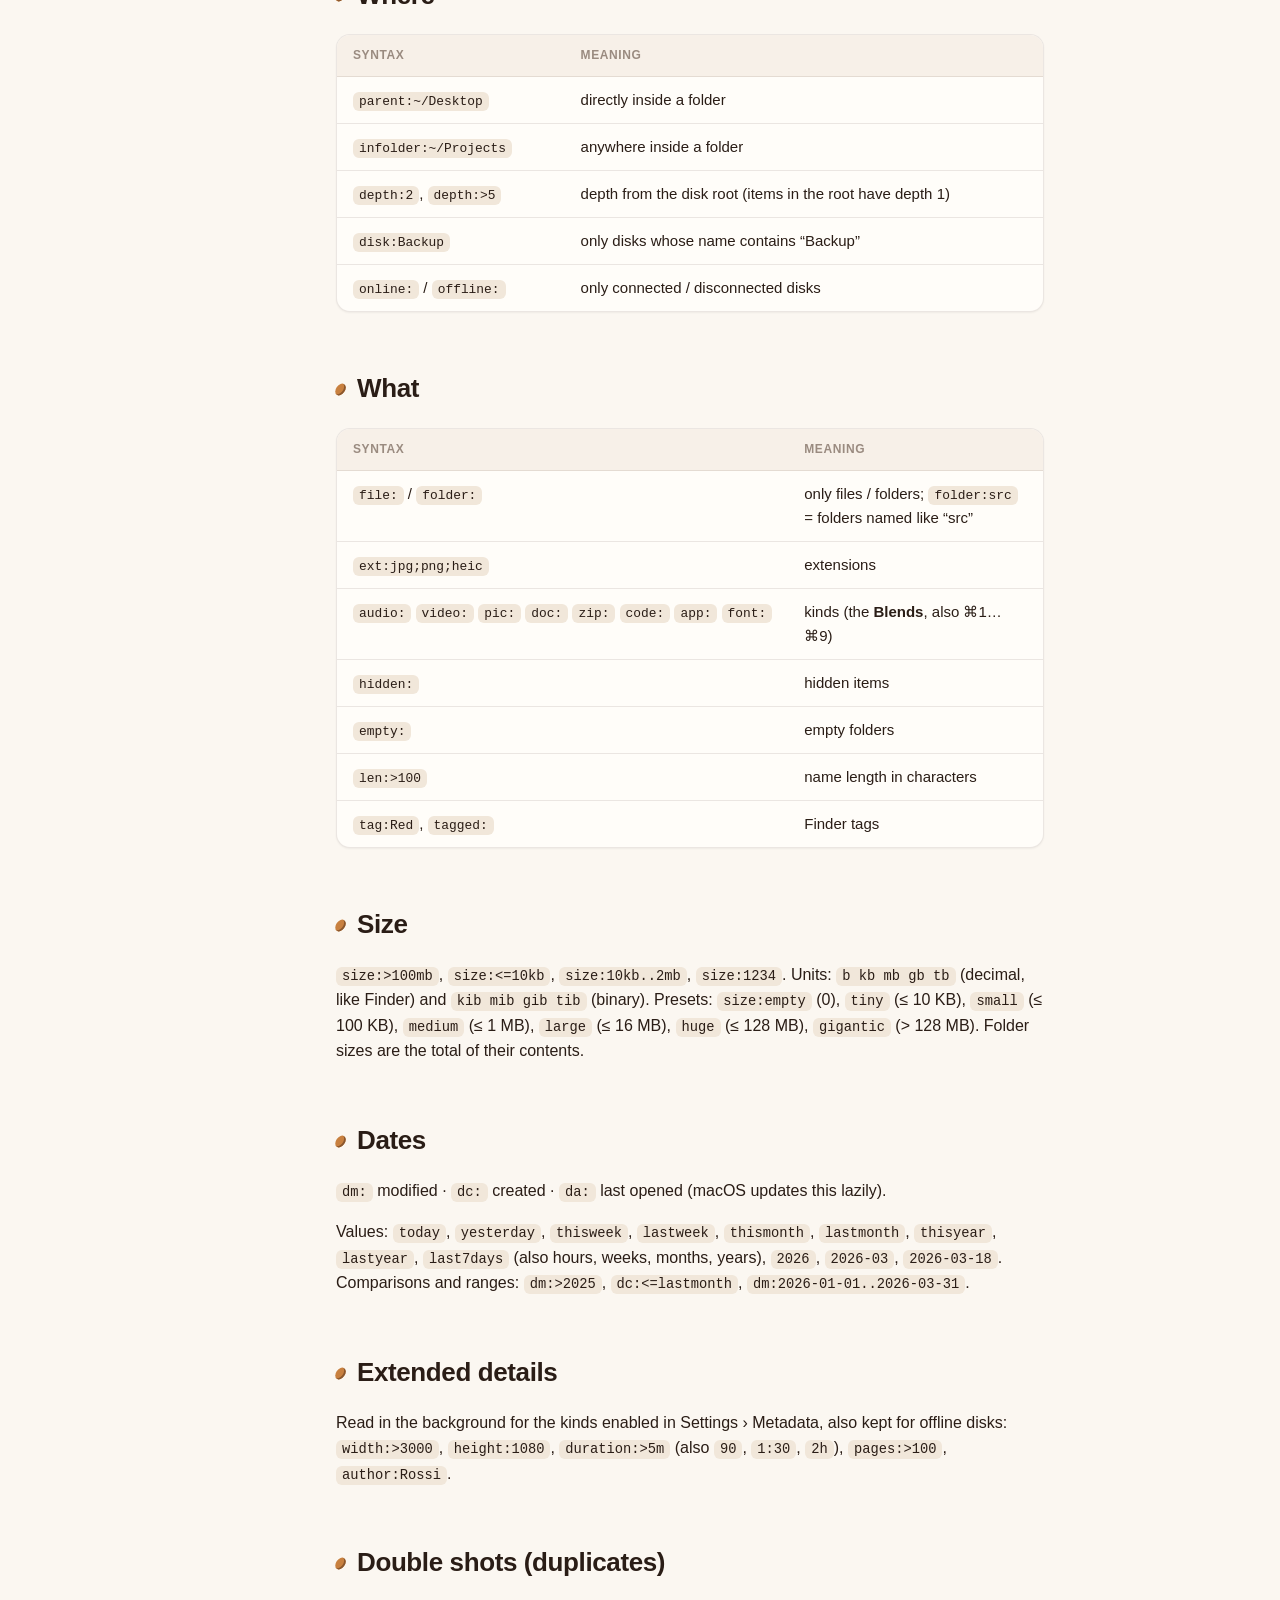
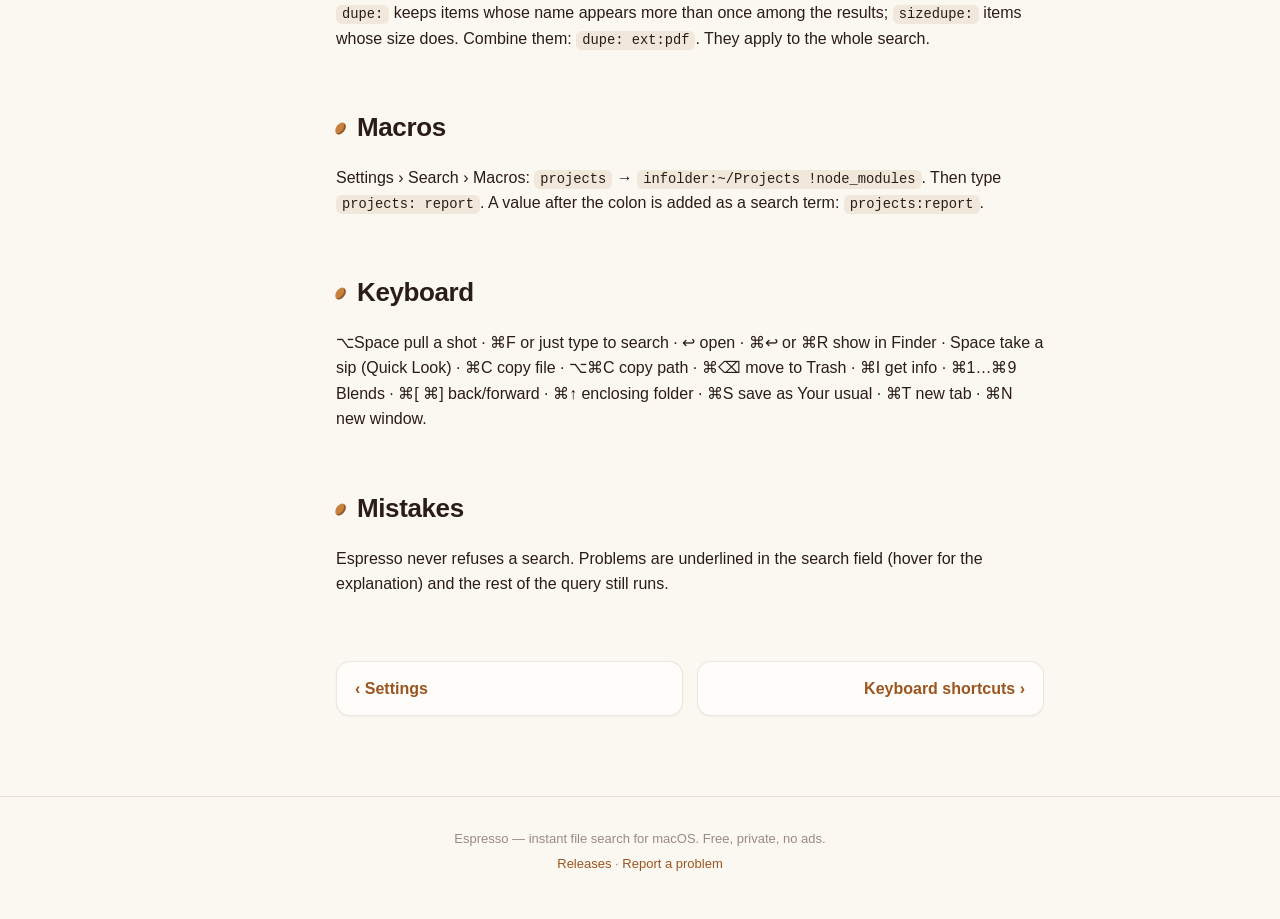
<file: search-syntax.html>
<!doctype html>
<html lang="en">
<head>
<meta charset="utf-8">
<meta name="viewport" content="width=device-width, initial-scale=1">
<title>Search syntax · Espresso</title>
<meta name="description" content="Espresso: instant file search for every disk on your Mac.">
<link rel="icon" type="image/png" href="assets/favicon-64.png">
<link rel="apple-touch-icon" href="assets/icon-180.png">
<link rel="stylesheet" href="assets/style.css">
</head>
<body>
<header class="topbar">
  <a class="brand" href="index.html"><img src="assets/icon-180.png" alt="" width="28" height="28">Espresso <span>Help</span></a>
  <nav class="toplinks">
    <a href="index.html">Help</a>
    <a href="https://github.com/mokasolutions/espresso-releases/releases">Downloads</a>
    <a href="https://github.com/mokasolutions/espresso-releases/issues">Report a problem</a>
  </nav>
</header>
<div class="layout doc">
  <aside class="sidenav" aria-label="Documentation"><a class="row home" href="index.html"><span class="chev-space"></span><img class="tile appicon" src="assets/icon-180.png" alt=""><span class="label">Espresso Help</span></a><p class="navhead">Guide</p><details class="group"><summary class="row"><svg class="chev" viewBox="0 0 16 16" aria-hidden="true"><path d="M6 3.5 10.5 8 6 12.5" fill="none" stroke="currentColor" stroke-width="1.8" stroke-linecap="round" stroke-linejoin="round"/></svg><span class="tile" style="--tile:#6E9A4E;width:20px;height:20px"><svg viewBox="0 0 24 24" aria-hidden="true"><path d="M8.5 5.8v12.4a.8.8 0 0 0 1.2.7l9.6-6.2a.8.8 0 0 0 0-1.4L9.7 5.1a.8.8 0 0 0-1.2.7Z" fill="#fff"/></svg></span><a class="label" href="getting-started.html">Getting started</a></summary><ul class="sections"><li><a href="getting-started.html#install">Install</a></li><li><a href="getting-started.html#full-disk-access">Full Disk Access</a></li><li><a href="getting-started.html#choose-your-disks">Choose your disks</a></li><li><a href="getting-started.html#next-steps">Next steps</a></li></ul></details><details class="group"><summary class="row"><svg class="chev" viewBox="0 0 16 16" aria-hidden="true"><path d="M6 3.5 10.5 8 6 12.5" fill="none" stroke="currentColor" stroke-width="1.8" stroke-linecap="round" stroke-linejoin="round"/></svg><span class="tile" style="--tile:#B0652A;width:20px;height:20px"><svg viewBox="0 0 24 24" aria-hidden="true"><circle cx="10.5" cy="10.5" r="5.5" fill="none" stroke="#fff" stroke-width="2.2"/><path d="m15 15 4.5 4.5" stroke="#fff" stroke-width="2.4" stroke-linecap="round"/></svg></span><a class="label" href="searching.html">Searching</a></summary><ul class="sections"><li><a href="searching.html#combining-words">Combining words</a></li><li><a href="searching.html#search-options">Search options</a></li><li><a href="searching.html#blends-filter-by-kind">Blends: filter by kind</a></li><li><a href="searching.html#where-to-search">Where to search</a></li><li><a href="searching.html#your-usual-saved-searches">Your usual: saved searches</a></li><li><a href="searching.html#past-orders-recent-searches">Past orders: recent searches</a></li><li><a href="searching.html#macros">Macros</a></li><li><a href="searching.html#duplicates-double-shot">Duplicates (Double shot)</a></li></ul></details><details class="group"><summary class="row"><svg class="chev" viewBox="0 0 16 16" aria-hidden="true"><path d="M6 3.5 10.5 8 6 12.5" fill="none" stroke="currentColor" stroke-width="1.8" stroke-linecap="round" stroke-linejoin="round"/></svg><span class="tile" style="--tile:#5C6FA8;width:20px;height:20px"><svg viewBox="0 0 24 24" aria-hidden="true"><rect x="3.5" y="5" width="17" height="14" rx="2.5" fill="none" stroke="#fff" stroke-width="2"/><path d="M3.5 9.5h17M9 9.5V19" stroke="#fff" stroke-width="2"/></svg></span><a class="label" href="main-window.html">The main window</a></summary><ul class="sections"><li><a href="main-window.html#sidebar">Sidebar</a></li><li><a href="main-window.html#toolbar">Toolbar</a></li><li><a href="main-window.html#results">Results</a></li><li><a href="main-window.html#browsing-folders">Browsing folders</a></li><li><a href="main-window.html#preview">Preview</a></li><li><a href="main-window.html#status-bar">Status bar</a></li><li><a href="main-window.html#tabs-and-windows">Tabs and windows</a></li><li><a href="main-window.html#new-disks">New disks</a></li></ul></details><details class="group"><summary class="row"><svg class="chev" viewBox="0 0 16 16" aria-hidden="true"><path d="M6 3.5 10.5 8 6 12.5" fill="none" stroke="currentColor" stroke-width="1.8" stroke-linecap="round" stroke-linejoin="round"/></svg><span class="tile" style="--tile:#D0902F;width:20px;height:20px"><svg viewBox="0 0 24 24" aria-hidden="true"><path d="M7 3.5h6.5l4.5 4.5v11a1.5 1.5 0 0 1-1.5 1.5h-9A1.5 1.5 0 0 1 6 19V5a1.5 1.5 0 0 1 1-1.5Z" fill="none" stroke="#fff" stroke-width="2" stroke-linejoin="round"/><path d="M13.5 3.5V8H18" fill="none" stroke="#fff" stroke-width="2" stroke-linejoin="round"/></svg></span><a class="label" href="files.html">Working with files</a></summary><ul class="sections"><li><a href="files.html#drag-and-drop">Drag and drop</a></li><li><a href="files.html#get-info">Get Info</a></li><li><a href="files.html#files-on-offline-disks">Files on offline disks</a></li></ul></details><details class="group"><summary class="row"><svg class="chev" viewBox="0 0 16 16" aria-hidden="true"><path d="M6 3.5 10.5 8 6 12.5" fill="none" stroke="currentColor" stroke-width="1.8" stroke-linecap="round" stroke-linejoin="round"/></svg><span class="tile" style="--tile:#B4353F;width:20px;height:20px"><svg viewBox="0 0 24 24" aria-hidden="true"><path d="M13.2 2.8 5.5 13.1a.6.6 0 0 0 .5 1h5l-.9 7.1 7.8-10.4a.6.6 0 0 0-.5-1h-5.1Z" fill="#fff"/></svg></span><a class="label" href="the-shot.html">The Shot</a></summary><ul class="sections"><li><a href="the-shot.html#change-the-shortcut">Change the shortcut</a></li></ul></details><details class="group"><summary class="row"><svg class="chev" viewBox="0 0 16 16" aria-hidden="true"><path d="M6 3.5 10.5 8 6 12.5" fill="none" stroke="currentColor" stroke-width="1.8" stroke-linecap="round" stroke-linejoin="round"/></svg><span class="tile" style="--tile:#4E8C8A;width:20px;height:20px"><svg viewBox="0 0 24 24" aria-hidden="true"><rect x="3" y="7" width="18" height="10" rx="3" fill="none" stroke="#fff" stroke-width="2"/><circle cx="16.5" cy="12" r="1.4" fill="#fff"/><path d="M6.5 12h5" stroke="#fff" stroke-width="2" stroke-linecap="round"/></svg></span><a class="label" href="disks.html">Disks and indexing</a></summary><ul class="sections"><li><a href="disks.html#grinding-the-first-indexing">Grinding: the first indexing</a></li><li><a href="disks.html#brewing-staying-up-to-date">Brewing: staying up to date</a></li><li><a href="disks.html#offline-disks">Offline disks</a></li><li><a href="disks.html#the-disk-menu">The disk menu</a></li><li><a href="disks.html#excluded-folders-decaf">Excluded folders (Decaf)</a></li><li><a href="disks.html#hidden-files-and-packages">Hidden files and packages</a></li><li><a href="disks.html#folders-espresso-cant-read">Folders Espresso can&#x27;t read</a></li><li><a href="disks.html#network-volumes">Network volumes</a></li><li><a href="disks.html#extended-details-and-tags">Extended details and tags</a></li></ul></details><details class="group"><summary class="row"><svg class="chev" viewBox="0 0 16 16" aria-hidden="true"><path d="M6 3.5 10.5 8 6 12.5" fill="none" stroke="currentColor" stroke-width="1.8" stroke-linecap="round" stroke-linejoin="round"/></svg><span class="tile" style="--tile:#7A6A5E;width:20px;height:20px"><svg viewBox="0 0 24 24" aria-hidden="true"><path d="M4 7h9M17 7h3M4 17h3M11 17h9" stroke="#fff" stroke-width="2" stroke-linecap="round"/><circle cx="15" cy="7" r="2.2" fill="none" stroke="#fff" stroke-width="2"/><circle cx="9" cy="17" r="2.2" fill="none" stroke="#fff" stroke-width="2"/></svg></span><a class="label" href="settings.html">Settings</a></summary><ul class="sections"><li><a href="settings.html#general">General</a></li><li><a href="settings.html#disks">Disks</a></li><li><a href="settings.html#search">Search</a></li><li><a href="settings.html#metadata">Metadata</a></li><li><a href="settings.html#support-espresso">Support Espresso</a></li><li><a href="settings.html#about">About</a></li><li><a href="settings.html#other-windows">Other windows</a></li></ul></details><p class="navhead">Reference</p><details class="group" open><summary class="row active"><svg class="chev" viewBox="0 0 16 16" aria-hidden="true"><path d="M6 3.5 10.5 8 6 12.5" fill="none" stroke="currentColor" stroke-width="1.8" stroke-linecap="round" stroke-linejoin="round"/></svg><span class="tile" style="--tile:#8A5A7E;width:20px;height:20px"><svg viewBox="0 0 24 24" aria-hidden="true"><path d="m8.5 7.5-4.5 4.5 4.5 4.5M15.5 7.5l4.5 4.5-4.5 4.5" fill="none" stroke="#fff" stroke-width="2.2" stroke-linecap="round" stroke-linejoin="round"/></svg></span><a class="label" href="search-syntax.html" aria-current="page">Search syntax</a></summary><ul class="sections"><li><a href="search-syntax.html#basics">Basics</a></li><li><a href="search-syntax.html#toolbar-options">Toolbar options</a></li><li><a href="search-syntax.html#modifiers-apply-to-one-term">Modifiers (apply to one term)</a></li><li><a href="search-syntax.html#where">Where</a></li><li><a href="search-syntax.html#what">What</a></li><li><a href="search-syntax.html#size">Size</a></li><li><a href="search-syntax.html#dates">Dates</a></li><li><a href="search-syntax.html#extended-details">Extended details</a></li><li><a href="search-syntax.html#double-shots-duplicates">Double shots (duplicates)</a></li><li><a href="search-syntax.html#macros">Macros</a></li><li><a href="search-syntax.html#keyboard">Keyboard</a></li><li><a href="search-syntax.html#mistakes">Mistakes</a></li></ul></details><div class="row"><span class="chev-space"></span><span class="tile" style="--tile:#C9A13C;width:20px;height:20px"><svg viewBox="0 0 24 24" aria-hidden="true"><rect x="3" y="6.5" width="18" height="11" rx="2.5" fill="none" stroke="#fff" stroke-width="2"/><path d="M7 10.5h.01M10.3 10.5h.01M13.7 10.5h.01M17 10.5h.01M8 14h8" stroke="#fff" stroke-width="2" stroke-linecap="round"/></svg></span><a class="label" href="shortcuts.html">Keyboard shortcuts</a></div><p class="navhead">More</p><div class="row"><span class="chev-space"></span><span class="tile" style="--tile:#5F8D6A;width:20px;height:20px"><svg viewBox="0 0 24 24" aria-hidden="true"><rect x="5.5" y="10.5" width="13" height="9.5" rx="2" fill="none" stroke="#fff" stroke-width="2"/><path d="M8.5 10.5V8a3.5 3.5 0 0 1 7 0v2.5" fill="none" stroke="#fff" stroke-width="2"/></svg></span><a class="label" href="privacy.html">Privacy &amp; FAQ</a></div><details class="group"><summary class="row"><svg class="chev" viewBox="0 0 16 16" aria-hidden="true"><path d="M6 3.5 10.5 8 6 12.5" fill="none" stroke="currentColor" stroke-width="1.8" stroke-linecap="round" stroke-linejoin="round"/></svg><span class="tile" style="--tile:#C4582F;width:20px;height:20px"><svg viewBox="0 0 24 24" aria-hidden="true"><path d="M12 3.5l1.8 5.1 5.2 1.9-5.2 1.9L12 17.5l-1.8-5.1-5.2-1.9 5.2-1.9Z" fill="#fff"/><path d="M18.5 16l.7 1.8 1.8.7-1.8.7-.7 1.8-.7-1.8-1.8-.7 1.8-.7Z" fill="#fff"/></svg></span><a class="label" href="whats-new.html">What&#x27;s new</a></summary><ul class="sections"><li><a href="whats-new.html#010-2026-09-24">0.1.0 - 2026-09-24</a></li></ul></details></aside>
  <main class="">

<h1 id="search-syntax">Search syntax</h1>
<p>Type anything: Espresso shows every file and folder whose <strong>name contains</strong> what you typed,
ignoring case and accents (<code>cafe</code> finds <code>Café.png</code>). Results update as you type.
The syntax below is compatible with <em>Everything</em> by voidtools.
Also in the app: <strong>Help › Search Syntax (The Menu)</strong>.</p>
<h2 id="basics">Basics</h2>
<div class="table-wrap"><table>
<thead>
<tr>
<th>You type</th>
<th>Finds</th>
</tr>
</thead>
<tbody>
<tr>
<td><code>report 2026</code></td>
<td>names containing both words (AND)</td>
</tr>
<tr>
<td><code>jpg | png</code></td>
<td>either word (OR). OR binds tighter than AND: <code>a b|c</code> = <code>a</code> and (<code>b</code> or <code>c</code>)</td>
</tr>
<tr>
<td><code>!draft</code></td>
<td>names without the word (NOT)</td>
</tr>
<tr>
<td><code>&lt;report | invoice&gt; 2026</code></td>
<td>grouping with <code>&lt; &gt;</code></td>
</tr>
<tr>
<td><code>"annual report"</code></td>
<td>an exact phrase, spaces included</td>
</tr>
<tr>
<td><code>IMG_*.heic</code>, <code>file?.txt</code></td>
<td>wildcards: <code>*</code> any text, <code>?</code> one character. With wildcards the <strong>whole name</strong> must match</td>
</tr>
<tr>
<td><code>docs/invoices</code></td>
<td>a <code>/</code> searches the full path instead of the name</td>
</tr>
</tbody>
</table></div>
<h2 id="toolbar-options">Toolbar options</h2>
<p>Match Case · Match Whole Words · Match Path · Ignore Diacritics · <strong>Barista mode</strong> (the
whole search is one regular expression) · <strong>Lungo</strong> (include hidden files and the contents of
apps and packages). Defaults are in Settings › Search.</p>
<h2 id="modifiers-apply-to-one-term">Modifiers (apply to one term)</h2>
<div class="table-wrap"><table>
<thead>
<tr>
<th>Syntax</th>
<th>Meaning</th>
</tr>
</thead>
<tbody>
<tr>
<td><code>case:Report</code></td>
<td>match case (also <code>nocase:</code>)</td>
</tr>
<tr>
<td><code>wholeword:art</code>, <code>ww:art</code></td>
<td>whole words only</td>
</tr>
<tr>
<td><code>diacritics:café</code> / <code>nodiacritics:cafe</code></td>
<td>accents must match / are ignored</td>
</tr>
<tr>
<td><code>path:backup</code></td>
<td>match against the full path</td>
</tr>
<tr>
<td><code>regex:^IMG_\d+\.jpg$</code></td>
<td>regular expression (<code>|</code>, <code>&lt;</code>, <code>&gt;</code> are part of the pattern; quote it to include spaces)</td>
</tr>
<tr>
<td><code>startwith:IMG</code>, <code>endwith:final</code></td>
<td>name starts / ends with</td>
</tr>
</tbody>
</table></div>
<p>Modifiers chain: <code>case:path:Projects</code>, and apply to groups: <code>case:&lt;Foo | Bar&gt;</code>.</p>
<h2 id="where">Where</h2>
<div class="table-wrap"><table>
<thead>
<tr>
<th>Syntax</th>
<th>Meaning</th>
</tr>
</thead>
<tbody>
<tr>
<td><code>parent:~/Desktop</code></td>
<td>directly inside a folder</td>
</tr>
<tr>
<td><code>infolder:~/Projects</code></td>
<td>anywhere inside a folder</td>
</tr>
<tr>
<td><code>depth:2</code>, <code>depth:&gt;5</code></td>
<td>depth from the disk root (items in the root have depth 1)</td>
</tr>
<tr>
<td><code>disk:Backup</code></td>
<td>only disks whose name contains “Backup”</td>
</tr>
<tr>
<td><code>online:</code> / <code>offline:</code></td>
<td>only connected / disconnected disks</td>
</tr>
</tbody>
</table></div>
<h2 id="what">What</h2>
<div class="table-wrap"><table>
<thead>
<tr>
<th>Syntax</th>
<th>Meaning</th>
</tr>
</thead>
<tbody>
<tr>
<td><code>file:</code> / <code>folder:</code></td>
<td>only files / folders; <code>folder:src</code> = folders named like “src”</td>
</tr>
<tr>
<td><code>ext:jpg;png;heic</code></td>
<td>extensions</td>
</tr>
<tr>
<td><code>audio:</code> <code>video:</code> <code>pic:</code> <code>doc:</code> <code>zip:</code> <code>code:</code> <code>app:</code> <code>font:</code></td>
<td>kinds (the <strong>Blends</strong>, also ⌘1…⌘9)</td>
</tr>
<tr>
<td><code>hidden:</code></td>
<td>hidden items</td>
</tr>
<tr>
<td><code>empty:</code></td>
<td>empty folders</td>
</tr>
<tr>
<td><code>len:&gt;100</code></td>
<td>name length in characters</td>
</tr>
<tr>
<td><code>tag:Red</code>, <code>tagged:</code></td>
<td>Finder tags</td>
</tr>
</tbody>
</table></div>
<h2 id="size">Size</h2>
<p><code>size:&gt;100mb</code>, <code>size:&lt;=10kb</code>, <code>size:10kb..2mb</code>, <code>size:1234</code>. Units: <code>b kb mb gb tb</code>
(decimal, like Finder) and <code>kib mib gib tib</code> (binary). Presets: <code>size:empty</code> (0),
<code>tiny</code> (≤ 10 KB), <code>small</code> (≤ 100 KB), <code>medium</code> (≤ 1 MB), <code>large</code> (≤ 16 MB), <code>huge</code> (≤ 128 MB),
<code>gigantic</code> (&gt; 128 MB). Folder sizes are the total of their contents.</p>
<h2 id="dates">Dates</h2>
<p><code>dm:</code> modified · <code>dc:</code> created · <code>da:</code> last opened (macOS updates this lazily).</p>
<p>Values: <code>today</code>, <code>yesterday</code>, <code>thisweek</code>, <code>lastweek</code>, <code>thismonth</code>, <code>lastmonth</code>, <code>thisyear</code>,
<code>lastyear</code>, <code>last7days</code> (also hours, weeks, months, years), <code>2026</code>, <code>2026-03</code>, <code>2026-03-18</code>.
Comparisons and ranges: <code>dm:&gt;2025</code>, <code>dc:&lt;=lastmonth</code>, <code>dm:2026-01-01..2026-03-31</code>.</p>
<h2 id="extended-details">Extended details</h2>
<p>Read in the background for the kinds enabled in Settings › Metadata, also kept for offline disks:
<code>width:&gt;3000</code>, <code>height:1080</code>, <code>duration:&gt;5m</code> (also <code>90</code>, <code>1:30</code>, <code>2h</code>), <code>pages:&gt;100</code>, <code>author:Rossi</code>.</p>
<h2 id="double-shots-duplicates">Double shots (duplicates)</h2>
<p><code>dupe:</code> keeps items whose name appears more than once among the results;
<code>sizedupe:</code> items whose size does. Combine them: <code>dupe: ext:pdf</code>. They apply to the whole search.</p>
<h2 id="macros">Macros</h2>
<p>Settings › Search › Macros: <code>projects</code> → <code>infolder:~/Projects !node_modules</code>. Then type
<code>projects: report</code>. A value after the colon is added as a search term: <code>projects:report</code>.</p>
<h2 id="keyboard">Keyboard</h2>
<p>⌥Space pull a shot · ⌘F or just type to search · ↩ open · ⌘↩ or ⌘R show in Finder ·
Space take a sip (Quick Look) · ⌘C copy file · ⌥⌘C copy path · ⌘⌫ move to Trash ·
⌘I get info · ⌘1…⌘9 Blends · ⌘[ ⌘] back/forward · ⌘↑ enclosing folder · ⌘S save as Your usual ·
⌘T new tab · ⌘N new window.</p>
<h2 id="mistakes">Mistakes</h2>
<p>Espresso never refuses a search. Problems are underlined in the search field (hover for the
explanation) and the rest of the query still runs.</p><nav class="pager"><a class="prev" href="settings.html">‹ Settings</a><a class="next" href="shortcuts.html">Keyboard shortcuts ›</a></nav>
  </main>
</div>
<script>
  // Highlight the section being read in the sidebar (progressive enhancement; works without it).
  (() => {
    const links = [...document.querySelectorAll('.group[open] .sections a')];
    const targets = links.map(a => document.getElementById(decodeURIComponent(a.hash.slice(1)))).filter(Boolean);
    if (!targets.length) return;
    const mark = () => {
      let current = targets[0];
      for (const t of targets) if (t.getBoundingClientRect().top < 120) current = t;
      links.forEach(a => a.classList.toggle('here', a.hash.slice(1) === current.id));
    };
    addEventListener('scroll', mark, { passive: true });
    mark();
  })();
</script>
<footer>
  <p>Espresso — instant file search for macOS. Free, private, no ads.</p>
  <p><a href="https://github.com/mokasolutions/espresso-releases/releases">Releases</a> ·
     <a href="https://github.com/mokasolutions/espresso-releases/issues">Report a problem</a></p>
</footer>
</body>
</html>
</file>
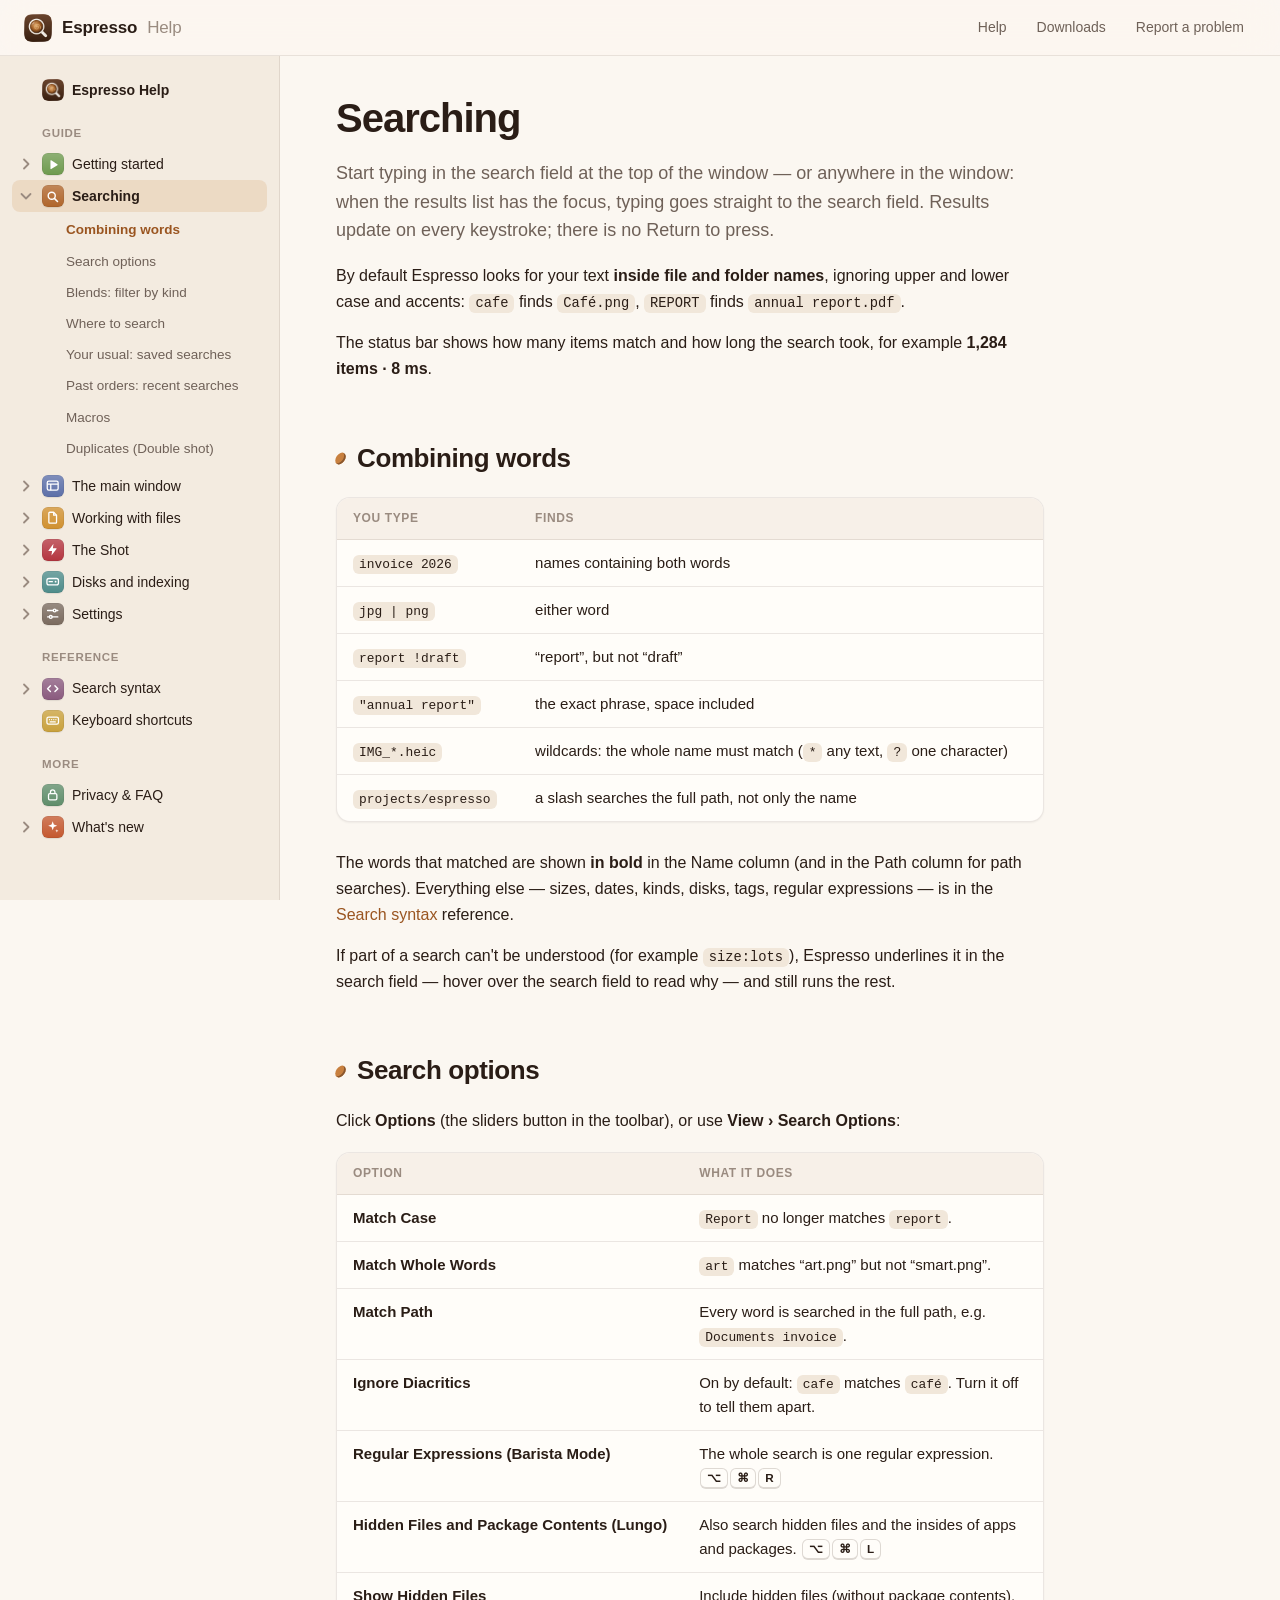
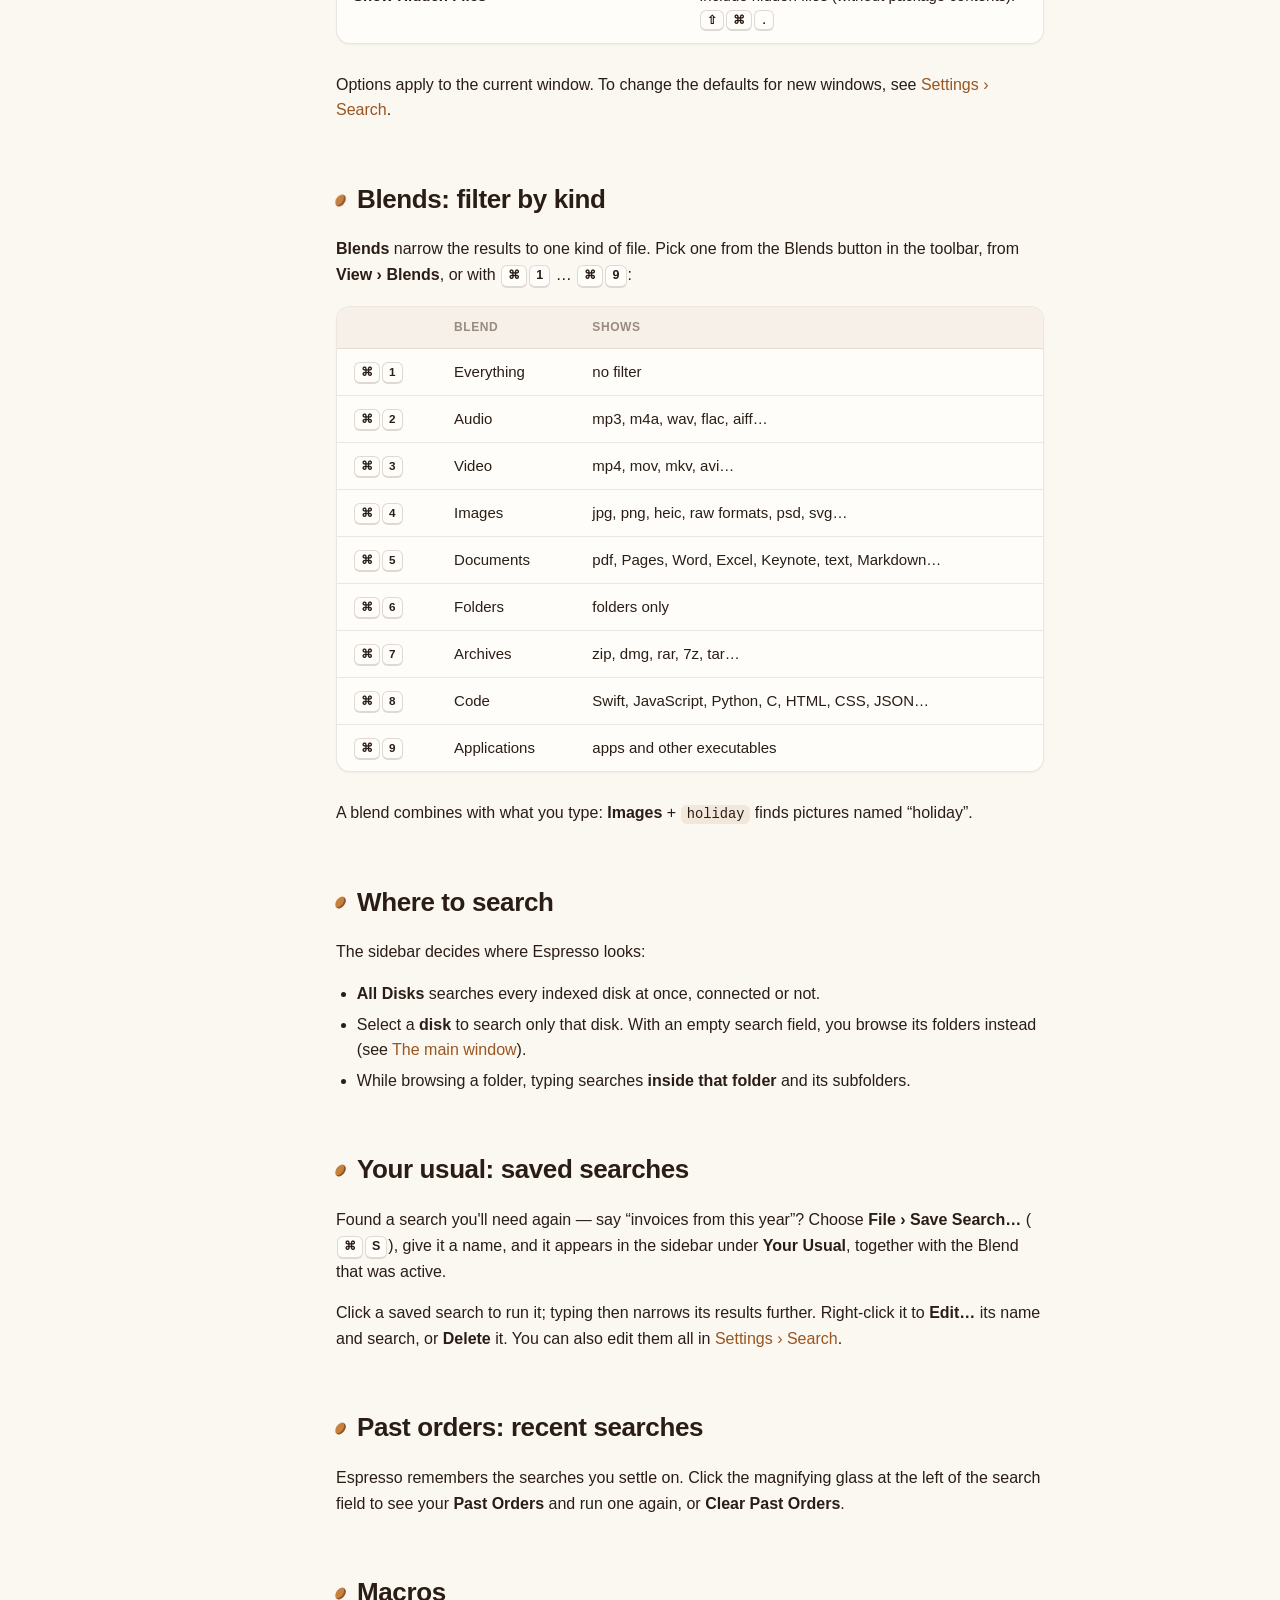
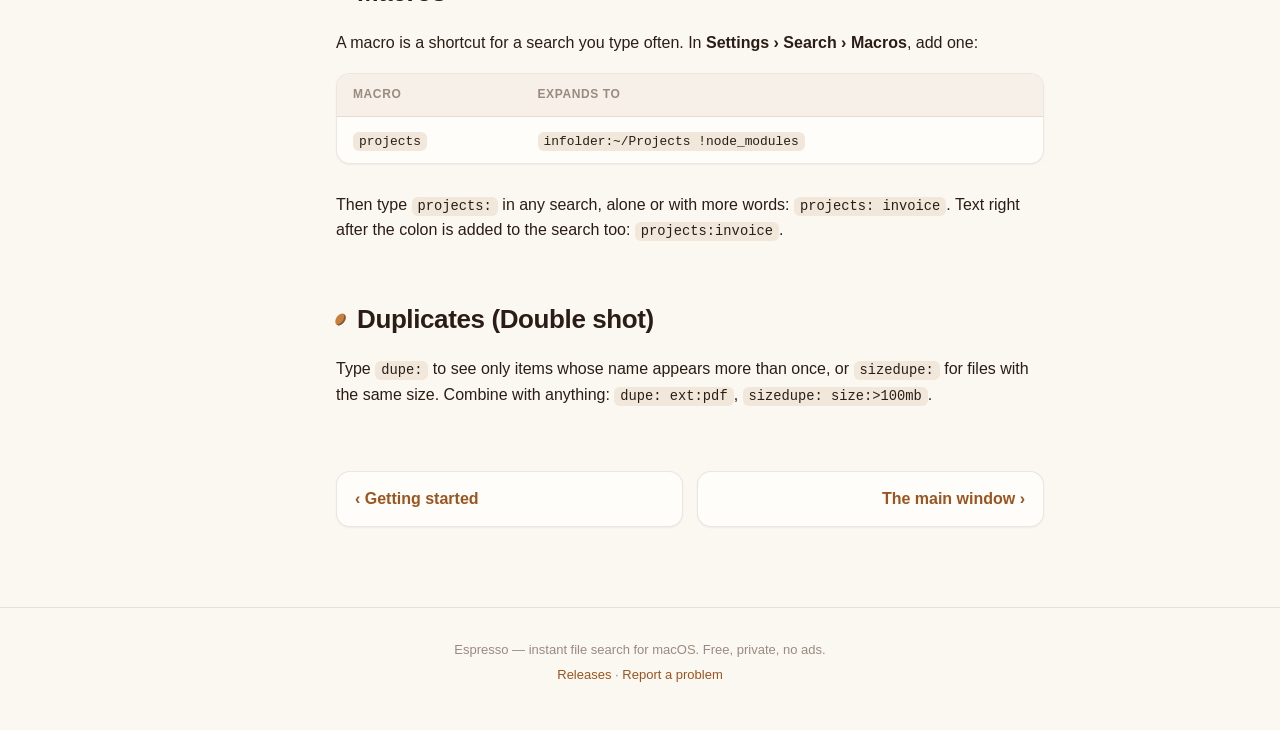
<file: searching.html>
<!doctype html>
<html lang="en">
<head>
<meta charset="utf-8">
<meta name="viewport" content="width=device-width, initial-scale=1">
<title>Searching · Espresso</title>
<meta name="description" content="Espresso: instant file search for every disk on your Mac.">
<link rel="icon" type="image/png" href="assets/favicon-64.png">
<link rel="apple-touch-icon" href="assets/icon-180.png">
<link rel="stylesheet" href="assets/style.css">
</head>
<body>
<header class="topbar">
  <a class="brand" href="index.html"><img src="assets/icon-180.png" alt="" width="28" height="28">Espresso <span>Help</span></a>
  <nav class="toplinks">
    <a href="index.html">Help</a>
    <a href="https://github.com/mokasolutions/espresso-releases/releases">Downloads</a>
    <a href="https://github.com/mokasolutions/espresso-releases/issues">Report a problem</a>
  </nav>
</header>
<div class="layout doc">
  <aside class="sidenav" aria-label="Documentation"><a class="row home" href="index.html"><span class="chev-space"></span><img class="tile appicon" src="assets/icon-180.png" alt=""><span class="label">Espresso Help</span></a><p class="navhead">Guide</p><details class="group"><summary class="row"><svg class="chev" viewBox="0 0 16 16" aria-hidden="true"><path d="M6 3.5 10.5 8 6 12.5" fill="none" stroke="currentColor" stroke-width="1.8" stroke-linecap="round" stroke-linejoin="round"/></svg><span class="tile" style="--tile:#6E9A4E;width:20px;height:20px"><svg viewBox="0 0 24 24" aria-hidden="true"><path d="M8.5 5.8v12.4a.8.8 0 0 0 1.2.7l9.6-6.2a.8.8 0 0 0 0-1.4L9.7 5.1a.8.8 0 0 0-1.2.7Z" fill="#fff"/></svg></span><a class="label" href="getting-started.html">Getting started</a></summary><ul class="sections"><li><a href="getting-started.html#install">Install</a></li><li><a href="getting-started.html#full-disk-access">Full Disk Access</a></li><li><a href="getting-started.html#choose-your-disks">Choose your disks</a></li><li><a href="getting-started.html#next-steps">Next steps</a></li></ul></details><details class="group" open><summary class="row active"><svg class="chev" viewBox="0 0 16 16" aria-hidden="true"><path d="M6 3.5 10.5 8 6 12.5" fill="none" stroke="currentColor" stroke-width="1.8" stroke-linecap="round" stroke-linejoin="round"/></svg><span class="tile" style="--tile:#B0652A;width:20px;height:20px"><svg viewBox="0 0 24 24" aria-hidden="true"><circle cx="10.5" cy="10.5" r="5.5" fill="none" stroke="#fff" stroke-width="2.2"/><path d="m15 15 4.5 4.5" stroke="#fff" stroke-width="2.4" stroke-linecap="round"/></svg></span><a class="label" href="searching.html" aria-current="page">Searching</a></summary><ul class="sections"><li><a href="searching.html#combining-words">Combining words</a></li><li><a href="searching.html#search-options">Search options</a></li><li><a href="searching.html#blends-filter-by-kind">Blends: filter by kind</a></li><li><a href="searching.html#where-to-search">Where to search</a></li><li><a href="searching.html#your-usual-saved-searches">Your usual: saved searches</a></li><li><a href="searching.html#past-orders-recent-searches">Past orders: recent searches</a></li><li><a href="searching.html#macros">Macros</a></li><li><a href="searching.html#duplicates-double-shot">Duplicates (Double shot)</a></li></ul></details><details class="group"><summary class="row"><svg class="chev" viewBox="0 0 16 16" aria-hidden="true"><path d="M6 3.5 10.5 8 6 12.5" fill="none" stroke="currentColor" stroke-width="1.8" stroke-linecap="round" stroke-linejoin="round"/></svg><span class="tile" style="--tile:#5C6FA8;width:20px;height:20px"><svg viewBox="0 0 24 24" aria-hidden="true"><rect x="3.5" y="5" width="17" height="14" rx="2.5" fill="none" stroke="#fff" stroke-width="2"/><path d="M3.5 9.5h17M9 9.5V19" stroke="#fff" stroke-width="2"/></svg></span><a class="label" href="main-window.html">The main window</a></summary><ul class="sections"><li><a href="main-window.html#sidebar">Sidebar</a></li><li><a href="main-window.html#toolbar">Toolbar</a></li><li><a href="main-window.html#results">Results</a></li><li><a href="main-window.html#browsing-folders">Browsing folders</a></li><li><a href="main-window.html#preview">Preview</a></li><li><a href="main-window.html#status-bar">Status bar</a></li><li><a href="main-window.html#tabs-and-windows">Tabs and windows</a></li><li><a href="main-window.html#new-disks">New disks</a></li></ul></details><details class="group"><summary class="row"><svg class="chev" viewBox="0 0 16 16" aria-hidden="true"><path d="M6 3.5 10.5 8 6 12.5" fill="none" stroke="currentColor" stroke-width="1.8" stroke-linecap="round" stroke-linejoin="round"/></svg><span class="tile" style="--tile:#D0902F;width:20px;height:20px"><svg viewBox="0 0 24 24" aria-hidden="true"><path d="M7 3.5h6.5l4.5 4.5v11a1.5 1.5 0 0 1-1.5 1.5h-9A1.5 1.5 0 0 1 6 19V5a1.5 1.5 0 0 1 1-1.5Z" fill="none" stroke="#fff" stroke-width="2" stroke-linejoin="round"/><path d="M13.5 3.5V8H18" fill="none" stroke="#fff" stroke-width="2" stroke-linejoin="round"/></svg></span><a class="label" href="files.html">Working with files</a></summary><ul class="sections"><li><a href="files.html#drag-and-drop">Drag and drop</a></li><li><a href="files.html#get-info">Get Info</a></li><li><a href="files.html#files-on-offline-disks">Files on offline disks</a></li></ul></details><details class="group"><summary class="row"><svg class="chev" viewBox="0 0 16 16" aria-hidden="true"><path d="M6 3.5 10.5 8 6 12.5" fill="none" stroke="currentColor" stroke-width="1.8" stroke-linecap="round" stroke-linejoin="round"/></svg><span class="tile" style="--tile:#B4353F;width:20px;height:20px"><svg viewBox="0 0 24 24" aria-hidden="true"><path d="M13.2 2.8 5.5 13.1a.6.6 0 0 0 .5 1h5l-.9 7.1 7.8-10.4a.6.6 0 0 0-.5-1h-5.1Z" fill="#fff"/></svg></span><a class="label" href="the-shot.html">The Shot</a></summary><ul class="sections"><li><a href="the-shot.html#change-the-shortcut">Change the shortcut</a></li></ul></details><details class="group"><summary class="row"><svg class="chev" viewBox="0 0 16 16" aria-hidden="true"><path d="M6 3.5 10.5 8 6 12.5" fill="none" stroke="currentColor" stroke-width="1.8" stroke-linecap="round" stroke-linejoin="round"/></svg><span class="tile" style="--tile:#4E8C8A;width:20px;height:20px"><svg viewBox="0 0 24 24" aria-hidden="true"><rect x="3" y="7" width="18" height="10" rx="3" fill="none" stroke="#fff" stroke-width="2"/><circle cx="16.5" cy="12" r="1.4" fill="#fff"/><path d="M6.5 12h5" stroke="#fff" stroke-width="2" stroke-linecap="round"/></svg></span><a class="label" href="disks.html">Disks and indexing</a></summary><ul class="sections"><li><a href="disks.html#grinding-the-first-indexing">Grinding: the first indexing</a></li><li><a href="disks.html#brewing-staying-up-to-date">Brewing: staying up to date</a></li><li><a href="disks.html#offline-disks">Offline disks</a></li><li><a href="disks.html#the-disk-menu">The disk menu</a></li><li><a href="disks.html#excluded-folders-decaf">Excluded folders (Decaf)</a></li><li><a href="disks.html#hidden-files-and-packages">Hidden files and packages</a></li><li><a href="disks.html#folders-espresso-cant-read">Folders Espresso can&#x27;t read</a></li><li><a href="disks.html#network-volumes">Network volumes</a></li><li><a href="disks.html#extended-details-and-tags">Extended details and tags</a></li></ul></details><details class="group"><summary class="row"><svg class="chev" viewBox="0 0 16 16" aria-hidden="true"><path d="M6 3.5 10.5 8 6 12.5" fill="none" stroke="currentColor" stroke-width="1.8" stroke-linecap="round" stroke-linejoin="round"/></svg><span class="tile" style="--tile:#7A6A5E;width:20px;height:20px"><svg viewBox="0 0 24 24" aria-hidden="true"><path d="M4 7h9M17 7h3M4 17h3M11 17h9" stroke="#fff" stroke-width="2" stroke-linecap="round"/><circle cx="15" cy="7" r="2.2" fill="none" stroke="#fff" stroke-width="2"/><circle cx="9" cy="17" r="2.2" fill="none" stroke="#fff" stroke-width="2"/></svg></span><a class="label" href="settings.html">Settings</a></summary><ul class="sections"><li><a href="settings.html#general">General</a></li><li><a href="settings.html#disks">Disks</a></li><li><a href="settings.html#search">Search</a></li><li><a href="settings.html#metadata">Metadata</a></li><li><a href="settings.html#support-espresso">Support Espresso</a></li><li><a href="settings.html#about">About</a></li><li><a href="settings.html#other-windows">Other windows</a></li></ul></details><p class="navhead">Reference</p><details class="group"><summary class="row"><svg class="chev" viewBox="0 0 16 16" aria-hidden="true"><path d="M6 3.5 10.5 8 6 12.5" fill="none" stroke="currentColor" stroke-width="1.8" stroke-linecap="round" stroke-linejoin="round"/></svg><span class="tile" style="--tile:#8A5A7E;width:20px;height:20px"><svg viewBox="0 0 24 24" aria-hidden="true"><path d="m8.5 7.5-4.5 4.5 4.5 4.5M15.5 7.5l4.5 4.5-4.5 4.5" fill="none" stroke="#fff" stroke-width="2.2" stroke-linecap="round" stroke-linejoin="round"/></svg></span><a class="label" href="search-syntax.html">Search syntax</a></summary><ul class="sections"><li><a href="search-syntax.html#basics">Basics</a></li><li><a href="search-syntax.html#toolbar-options">Toolbar options</a></li><li><a href="search-syntax.html#modifiers-apply-to-one-term">Modifiers (apply to one term)</a></li><li><a href="search-syntax.html#where">Where</a></li><li><a href="search-syntax.html#what">What</a></li><li><a href="search-syntax.html#size">Size</a></li><li><a href="search-syntax.html#dates">Dates</a></li><li><a href="search-syntax.html#extended-details">Extended details</a></li><li><a href="search-syntax.html#double-shots-duplicates">Double shots (duplicates)</a></li><li><a href="search-syntax.html#macros">Macros</a></li><li><a href="search-syntax.html#keyboard">Keyboard</a></li><li><a href="search-syntax.html#mistakes">Mistakes</a></li></ul></details><div class="row"><span class="chev-space"></span><span class="tile" style="--tile:#C9A13C;width:20px;height:20px"><svg viewBox="0 0 24 24" aria-hidden="true"><rect x="3" y="6.5" width="18" height="11" rx="2.5" fill="none" stroke="#fff" stroke-width="2"/><path d="M7 10.5h.01M10.3 10.5h.01M13.7 10.5h.01M17 10.5h.01M8 14h8" stroke="#fff" stroke-width="2" stroke-linecap="round"/></svg></span><a class="label" href="shortcuts.html">Keyboard shortcuts</a></div><p class="navhead">More</p><div class="row"><span class="chev-space"></span><span class="tile" style="--tile:#5F8D6A;width:20px;height:20px"><svg viewBox="0 0 24 24" aria-hidden="true"><rect x="5.5" y="10.5" width="13" height="9.5" rx="2" fill="none" stroke="#fff" stroke-width="2"/><path d="M8.5 10.5V8a3.5 3.5 0 0 1 7 0v2.5" fill="none" stroke="#fff" stroke-width="2"/></svg></span><a class="label" href="privacy.html">Privacy &amp; FAQ</a></div><details class="group"><summary class="row"><svg class="chev" viewBox="0 0 16 16" aria-hidden="true"><path d="M6 3.5 10.5 8 6 12.5" fill="none" stroke="currentColor" stroke-width="1.8" stroke-linecap="round" stroke-linejoin="round"/></svg><span class="tile" style="--tile:#C4582F;width:20px;height:20px"><svg viewBox="0 0 24 24" aria-hidden="true"><path d="M12 3.5l1.8 5.1 5.2 1.9-5.2 1.9L12 17.5l-1.8-5.1-5.2-1.9 5.2-1.9Z" fill="#fff"/><path d="M18.5 16l.7 1.8 1.8.7-1.8.7-.7 1.8-.7-1.8-1.8-.7 1.8-.7Z" fill="#fff"/></svg></span><a class="label" href="whats-new.html">What&#x27;s new</a></summary><ul class="sections"><li><a href="whats-new.html#010-2026-09-24">0.1.0 - 2026-09-24</a></li></ul></details></aside>
  <main class="">

<h1 id="searching">Searching</h1>
<p>Start typing in the search field at the top of the window — or anywhere in the window: when
the results list has the focus, typing goes straight to the search field. Results update on
every keystroke; there is no Return to press.</p>
<p>By default Espresso looks for your text <strong>inside file and folder names</strong>, ignoring upper and
lower case and accents: <code>cafe</code> finds <code>Café.png</code>, <code>REPORT</code> finds <code>annual report.pdf</code>.</p>
<p>The status bar shows how many items match and how long the search took, for example
<strong>1,284 items · 8 ms</strong>.</p>
<h2 id="combining-words">Combining words</h2>
<div class="table-wrap"><table>
<thead>
<tr>
<th>You type</th>
<th>Finds</th>
</tr>
</thead>
<tbody>
<tr>
<td><code>invoice 2026</code></td>
<td>names containing both words</td>
</tr>
<tr>
<td><code>jpg | png</code></td>
<td>either word</td>
</tr>
<tr>
<td><code>report !draft</code></td>
<td>“report”, but not “draft”</td>
</tr>
<tr>
<td><code>"annual report"</code></td>
<td>the exact phrase, space included</td>
</tr>
<tr>
<td><code>IMG_*.heic</code></td>
<td>wildcards: the whole name must match (<code>*</code> any text, <code>?</code> one character)</td>
</tr>
<tr>
<td><code>projects/espresso</code></td>
<td>a slash searches the full path, not only the name</td>
</tr>
</tbody>
</table></div>
<p>The words that matched are shown <strong>in bold</strong> in the Name column (and in the Path column for
path searches). Everything else — sizes, dates, kinds, disks, tags, regular expressions — is
in the <a href="search-syntax.html">Search syntax</a> reference.</p>
<p>If part of a search can't be understood (for example <code>size:lots</code>), Espresso underlines it in
the search field — hover over the search field to read why — and still runs the rest.</p>
<h2 id="search-options">Search options</h2>
<p>Click <strong>Options</strong> (the sliders button in the toolbar), or use <strong>View › Search Options</strong>:</p>
<div class="table-wrap"><table>
<thead>
<tr>
<th>Option</th>
<th>What it does</th>
</tr>
</thead>
<tbody>
<tr>
<td><strong>Match Case</strong></td>
<td><code>Report</code> no longer matches <code>report</code>.</td>
</tr>
<tr>
<td><strong>Match Whole Words</strong></td>
<td><code>art</code> matches “art.png” but not “smart.png”.</td>
</tr>
<tr>
<td><strong>Match Path</strong></td>
<td>Every word is searched in the full path, e.g. <code>Documents invoice</code>.</td>
</tr>
<tr>
<td><strong>Ignore Diacritics</strong></td>
<td>On by default: <code>cafe</code> matches <code>café</code>. Turn it off to tell them apart.</td>
</tr>
<tr>
<td><strong>Regular Expressions (Barista Mode)</strong></td>
<td>The whole search is one regular expression. <kbd>⌥</kbd><kbd>⌘</kbd><kbd>R</kbd></td>
</tr>
<tr>
<td><strong>Hidden Files and Package Contents (Lungo)</strong></td>
<td>Also search hidden files and the insides of apps and packages. <kbd>⌥</kbd><kbd>⌘</kbd><kbd>L</kbd></td>
</tr>
<tr>
<td><strong>Show Hidden Files</strong></td>
<td>Include hidden files (without package contents). <kbd>⇧</kbd><kbd>⌘</kbd><kbd>.</kbd></td>
</tr>
</tbody>
</table></div>
<p>Options apply to the current window. To change the defaults for new windows, see
<a href="settings.html#search">Settings › Search</a>.</p>
<h2 id="blends-filter-by-kind">Blends: filter by kind</h2>
<p><strong>Blends</strong> narrow the results to one kind of file. Pick one from the Blends button in the
toolbar, from <strong>View › Blends</strong>, or with <kbd>⌘</kbd><kbd>1</kbd> … <kbd>⌘</kbd><kbd>9</kbd>:</p>
<div class="table-wrap"><table>
<thead>
<tr>
<th></th>
<th>Blend</th>
<th>Shows</th>
</tr>
</thead>
<tbody>
<tr>
<td><kbd>⌘</kbd><kbd>1</kbd></td>
<td>Everything</td>
<td>no filter</td>
</tr>
<tr>
<td><kbd>⌘</kbd><kbd>2</kbd></td>
<td>Audio</td>
<td>mp3, m4a, wav, flac, aiff…</td>
</tr>
<tr>
<td><kbd>⌘</kbd><kbd>3</kbd></td>
<td>Video</td>
<td>mp4, mov, mkv, avi…</td>
</tr>
<tr>
<td><kbd>⌘</kbd><kbd>4</kbd></td>
<td>Images</td>
<td>jpg, png, heic, raw formats, psd, svg…</td>
</tr>
<tr>
<td><kbd>⌘</kbd><kbd>5</kbd></td>
<td>Documents</td>
<td>pdf, Pages, Word, Excel, Keynote, text, Markdown…</td>
</tr>
<tr>
<td><kbd>⌘</kbd><kbd>6</kbd></td>
<td>Folders</td>
<td>folders only</td>
</tr>
<tr>
<td><kbd>⌘</kbd><kbd>7</kbd></td>
<td>Archives</td>
<td>zip, dmg, rar, 7z, tar…</td>
</tr>
<tr>
<td><kbd>⌘</kbd><kbd>8</kbd></td>
<td>Code</td>
<td>Swift, JavaScript, Python, C, HTML, CSS, JSON…</td>
</tr>
<tr>
<td><kbd>⌘</kbd><kbd>9</kbd></td>
<td>Applications</td>
<td>apps and other executables</td>
</tr>
</tbody>
</table></div>
<p>A blend combines with what you type: <strong>Images</strong> + <code>holiday</code> finds pictures named “holiday”.</p>
<h2 id="where-to-search">Where to search</h2>
<p>The sidebar decides where Espresso looks:</p>
<ul>
<li><strong>All Disks</strong> searches every indexed disk at once, connected or not.</li>
<li>Select a <strong>disk</strong> to search only that disk. With an empty search field, you browse its
  folders instead (see <a href="main-window.html#browsing-folders">The main window</a>).</li>
<li>While browsing a folder, typing searches <strong>inside that folder</strong> and its subfolders.</li>
</ul>
<h2 id="your-usual-saved-searches">Your usual: saved searches</h2>
<p>Found a search you'll need again — say “invoices from this year”?
Choose <strong>File › Save Search…</strong> (<kbd>⌘</kbd><kbd>S</kbd>), give it a name, and it appears in the
sidebar under <strong>Your Usual</strong>, together with the Blend that was active.</p>
<p>Click a saved search to run it; typing then narrows its results further. Right-click it to
<strong>Edit…</strong> its name and search, or <strong>Delete</strong> it. You can also edit them all in
<a href="settings.html#search">Settings › Search</a>.</p>
<h2 id="past-orders-recent-searches">Past orders: recent searches</h2>
<p>Espresso remembers the searches you settle on. Click the magnifying glass at the left of the
search field to see your <strong>Past Orders</strong> and run one again, or <strong>Clear Past Orders</strong>.</p>
<h2 id="macros">Macros</h2>
<p>A macro is a shortcut for a search you type often. In <strong>Settings › Search › Macros</strong>, add one:</p>
<div class="table-wrap"><table>
<thead>
<tr>
<th>Macro</th>
<th>Expands to</th>
</tr>
</thead>
<tbody>
<tr>
<td><code>projects</code></td>
<td><code>infolder:~/Projects !node_modules</code></td>
</tr>
</tbody>
</table></div>
<p>Then type <code>projects:</code> in any search, alone or with more words: <code>projects: invoice</code>.
Text right after the colon is added to the search too: <code>projects:invoice</code>.</p>
<h2 id="duplicates-double-shot">Duplicates (Double shot)</h2>
<p>Type <code>dupe:</code> to see only items whose name appears more than once, or <code>sizedupe:</code> for files with
the same size. Combine with anything: <code>dupe: ext:pdf</code>, <code>sizedupe: size:&gt;100mb</code>.</p><nav class="pager"><a class="prev" href="getting-started.html">‹ Getting started</a><a class="next" href="main-window.html">The main window ›</a></nav>
  </main>
</div>
<script>
  // Highlight the section being read in the sidebar (progressive enhancement; works without it).
  (() => {
    const links = [...document.querySelectorAll('.group[open] .sections a')];
    const targets = links.map(a => document.getElementById(decodeURIComponent(a.hash.slice(1)))).filter(Boolean);
    if (!targets.length) return;
    const mark = () => {
      let current = targets[0];
      for (const t of targets) if (t.getBoundingClientRect().top < 120) current = t;
      links.forEach(a => a.classList.toggle('here', a.hash.slice(1) === current.id));
    };
    addEventListener('scroll', mark, { passive: true });
    mark();
  })();
</script>
<footer>
  <p>Espresso — instant file search for macOS. Free, private, no ads.</p>
  <p><a href="https://github.com/mokasolutions/espresso-releases/releases">Releases</a> ·
     <a href="https://github.com/mokasolutions/espresso-releases/issues">Report a problem</a></p>
</footer>
</body>
</html>
</file>
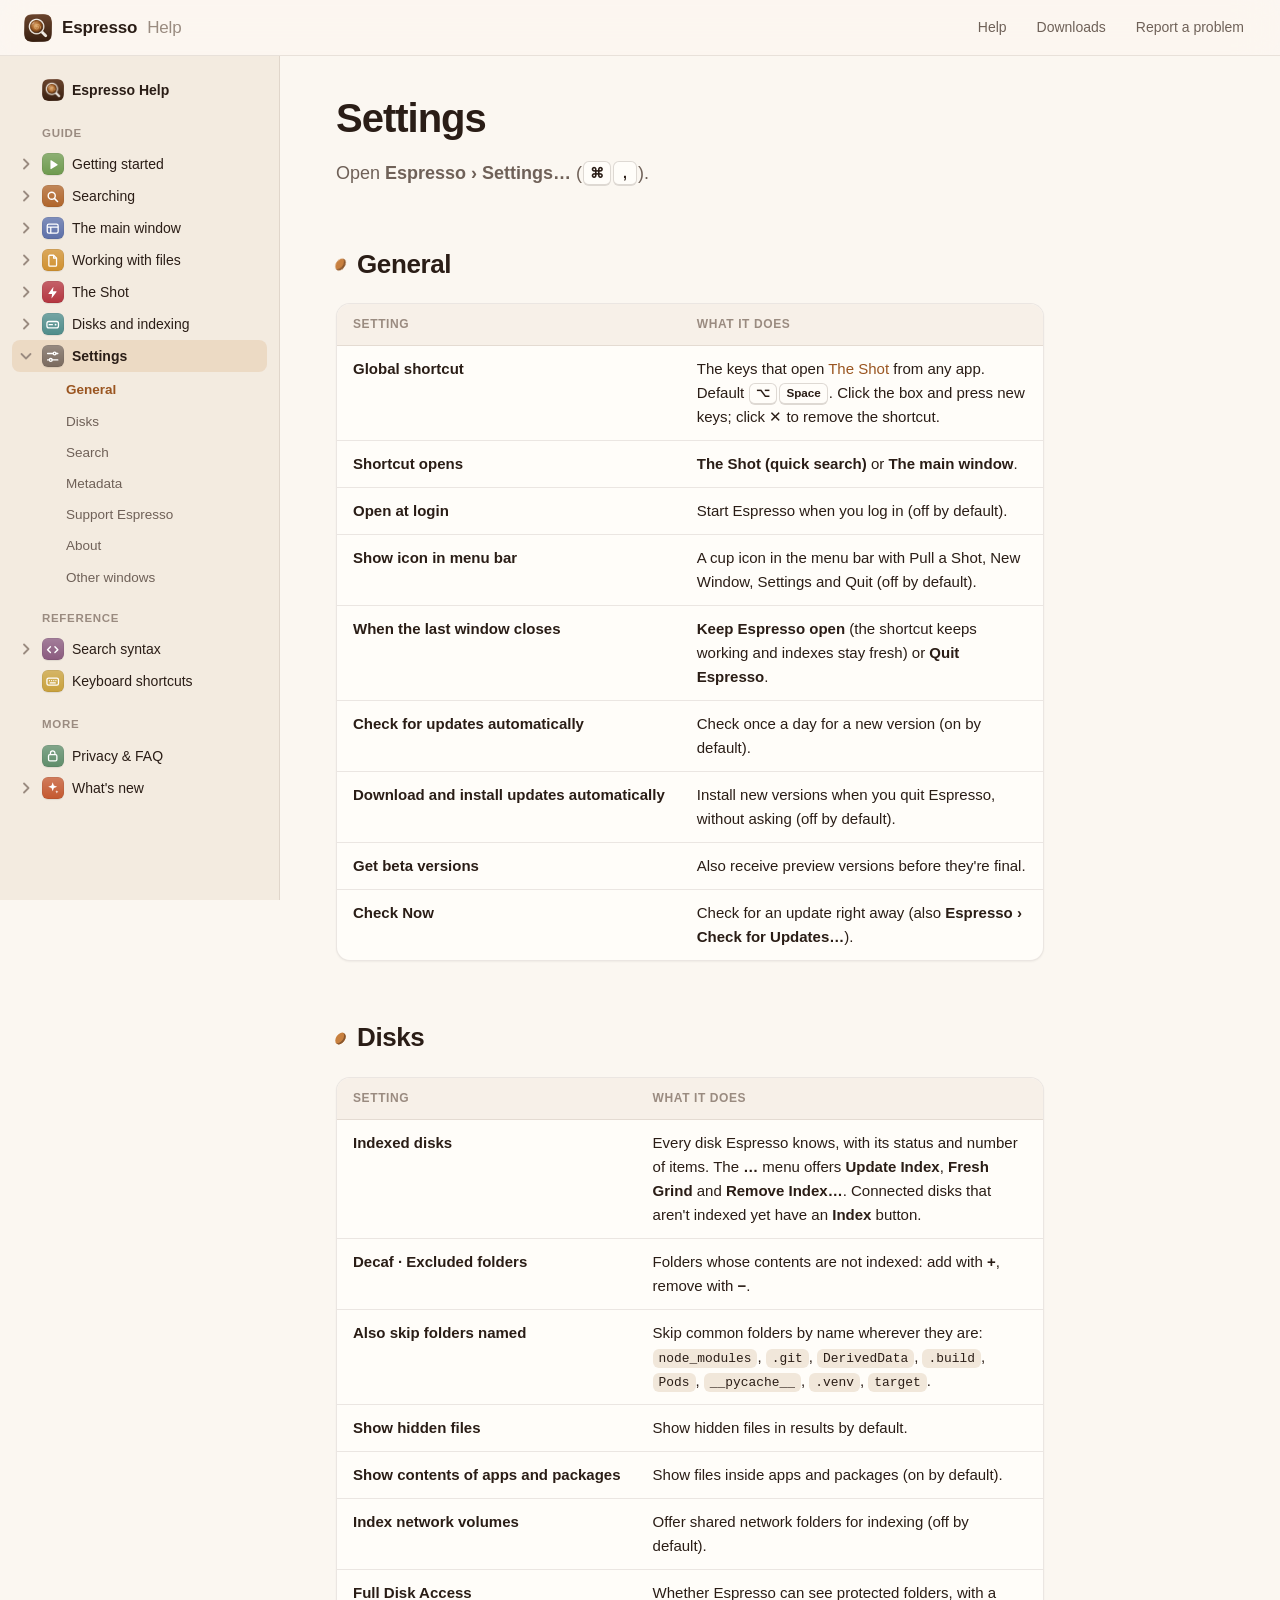
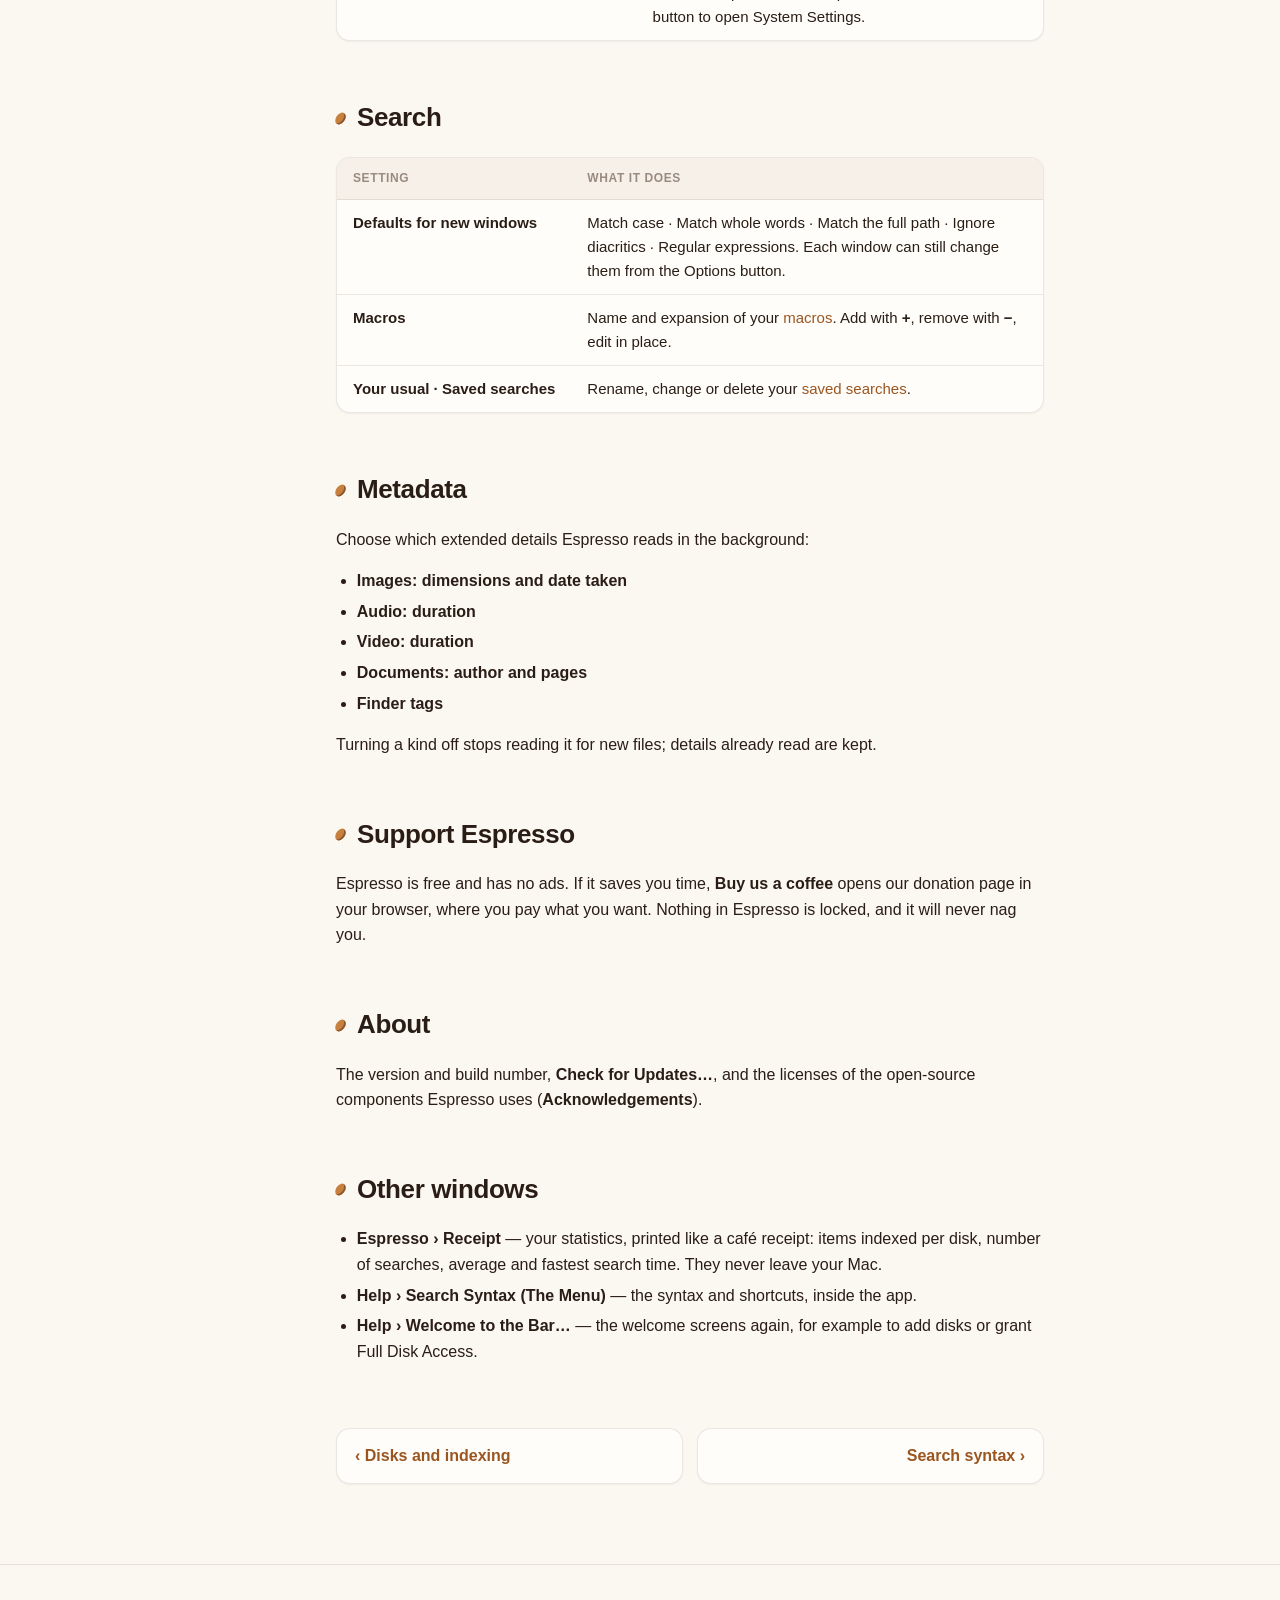
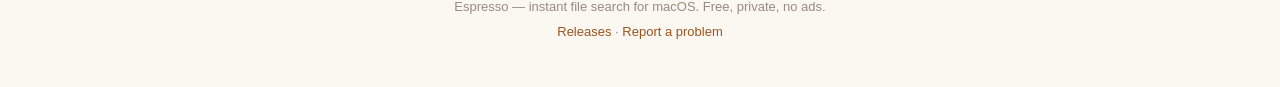
<file: settings.html>
<!doctype html>
<html lang="en">
<head>
<meta charset="utf-8">
<meta name="viewport" content="width=device-width, initial-scale=1">
<title>Settings · Espresso</title>
<meta name="description" content="Espresso: instant file search for every disk on your Mac.">
<link rel="icon" type="image/png" href="assets/favicon-64.png">
<link rel="apple-touch-icon" href="assets/icon-180.png">
<link rel="stylesheet" href="assets/style.css">
</head>
<body>
<header class="topbar">
  <a class="brand" href="index.html"><img src="assets/icon-180.png" alt="" width="28" height="28">Espresso <span>Help</span></a>
  <nav class="toplinks">
    <a href="index.html">Help</a>
    <a href="https://github.com/mokasolutions/espresso-releases/releases">Downloads</a>
    <a href="https://github.com/mokasolutions/espresso-releases/issues">Report a problem</a>
  </nav>
</header>
<div class="layout doc">
  <aside class="sidenav" aria-label="Documentation"><a class="row home" href="index.html"><span class="chev-space"></span><img class="tile appicon" src="assets/icon-180.png" alt=""><span class="label">Espresso Help</span></a><p class="navhead">Guide</p><details class="group"><summary class="row"><svg class="chev" viewBox="0 0 16 16" aria-hidden="true"><path d="M6 3.5 10.5 8 6 12.5" fill="none" stroke="currentColor" stroke-width="1.8" stroke-linecap="round" stroke-linejoin="round"/></svg><span class="tile" style="--tile:#6E9A4E;width:20px;height:20px"><svg viewBox="0 0 24 24" aria-hidden="true"><path d="M8.5 5.8v12.4a.8.8 0 0 0 1.2.7l9.6-6.2a.8.8 0 0 0 0-1.4L9.7 5.1a.8.8 0 0 0-1.2.7Z" fill="#fff"/></svg></span><a class="label" href="getting-started.html">Getting started</a></summary><ul class="sections"><li><a href="getting-started.html#install">Install</a></li><li><a href="getting-started.html#full-disk-access">Full Disk Access</a></li><li><a href="getting-started.html#choose-your-disks">Choose your disks</a></li><li><a href="getting-started.html#next-steps">Next steps</a></li></ul></details><details class="group"><summary class="row"><svg class="chev" viewBox="0 0 16 16" aria-hidden="true"><path d="M6 3.5 10.5 8 6 12.5" fill="none" stroke="currentColor" stroke-width="1.8" stroke-linecap="round" stroke-linejoin="round"/></svg><span class="tile" style="--tile:#B0652A;width:20px;height:20px"><svg viewBox="0 0 24 24" aria-hidden="true"><circle cx="10.5" cy="10.5" r="5.5" fill="none" stroke="#fff" stroke-width="2.2"/><path d="m15 15 4.5 4.5" stroke="#fff" stroke-width="2.4" stroke-linecap="round"/></svg></span><a class="label" href="searching.html">Searching</a></summary><ul class="sections"><li><a href="searching.html#combining-words">Combining words</a></li><li><a href="searching.html#search-options">Search options</a></li><li><a href="searching.html#blends-filter-by-kind">Blends: filter by kind</a></li><li><a href="searching.html#where-to-search">Where to search</a></li><li><a href="searching.html#your-usual-saved-searches">Your usual: saved searches</a></li><li><a href="searching.html#past-orders-recent-searches">Past orders: recent searches</a></li><li><a href="searching.html#macros">Macros</a></li><li><a href="searching.html#duplicates-double-shot">Duplicates (Double shot)</a></li></ul></details><details class="group"><summary class="row"><svg class="chev" viewBox="0 0 16 16" aria-hidden="true"><path d="M6 3.5 10.5 8 6 12.5" fill="none" stroke="currentColor" stroke-width="1.8" stroke-linecap="round" stroke-linejoin="round"/></svg><span class="tile" style="--tile:#5C6FA8;width:20px;height:20px"><svg viewBox="0 0 24 24" aria-hidden="true"><rect x="3.5" y="5" width="17" height="14" rx="2.5" fill="none" stroke="#fff" stroke-width="2"/><path d="M3.5 9.5h17M9 9.5V19" stroke="#fff" stroke-width="2"/></svg></span><a class="label" href="main-window.html">The main window</a></summary><ul class="sections"><li><a href="main-window.html#sidebar">Sidebar</a></li><li><a href="main-window.html#toolbar">Toolbar</a></li><li><a href="main-window.html#results">Results</a></li><li><a href="main-window.html#browsing-folders">Browsing folders</a></li><li><a href="main-window.html#preview">Preview</a></li><li><a href="main-window.html#status-bar">Status bar</a></li><li><a href="main-window.html#tabs-and-windows">Tabs and windows</a></li><li><a href="main-window.html#new-disks">New disks</a></li></ul></details><details class="group"><summary class="row"><svg class="chev" viewBox="0 0 16 16" aria-hidden="true"><path d="M6 3.5 10.5 8 6 12.5" fill="none" stroke="currentColor" stroke-width="1.8" stroke-linecap="round" stroke-linejoin="round"/></svg><span class="tile" style="--tile:#D0902F;width:20px;height:20px"><svg viewBox="0 0 24 24" aria-hidden="true"><path d="M7 3.5h6.5l4.5 4.5v11a1.5 1.5 0 0 1-1.5 1.5h-9A1.5 1.5 0 0 1 6 19V5a1.5 1.5 0 0 1 1-1.5Z" fill="none" stroke="#fff" stroke-width="2" stroke-linejoin="round"/><path d="M13.5 3.5V8H18" fill="none" stroke="#fff" stroke-width="2" stroke-linejoin="round"/></svg></span><a class="label" href="files.html">Working with files</a></summary><ul class="sections"><li><a href="files.html#drag-and-drop">Drag and drop</a></li><li><a href="files.html#get-info">Get Info</a></li><li><a href="files.html#files-on-offline-disks">Files on offline disks</a></li></ul></details><details class="group"><summary class="row"><svg class="chev" viewBox="0 0 16 16" aria-hidden="true"><path d="M6 3.5 10.5 8 6 12.5" fill="none" stroke="currentColor" stroke-width="1.8" stroke-linecap="round" stroke-linejoin="round"/></svg><span class="tile" style="--tile:#B4353F;width:20px;height:20px"><svg viewBox="0 0 24 24" aria-hidden="true"><path d="M13.2 2.8 5.5 13.1a.6.6 0 0 0 .5 1h5l-.9 7.1 7.8-10.4a.6.6 0 0 0-.5-1h-5.1Z" fill="#fff"/></svg></span><a class="label" href="the-shot.html">The Shot</a></summary><ul class="sections"><li><a href="the-shot.html#change-the-shortcut">Change the shortcut</a></li></ul></details><details class="group"><summary class="row"><svg class="chev" viewBox="0 0 16 16" aria-hidden="true"><path d="M6 3.5 10.5 8 6 12.5" fill="none" stroke="currentColor" stroke-width="1.8" stroke-linecap="round" stroke-linejoin="round"/></svg><span class="tile" style="--tile:#4E8C8A;width:20px;height:20px"><svg viewBox="0 0 24 24" aria-hidden="true"><rect x="3" y="7" width="18" height="10" rx="3" fill="none" stroke="#fff" stroke-width="2"/><circle cx="16.5" cy="12" r="1.4" fill="#fff"/><path d="M6.5 12h5" stroke="#fff" stroke-width="2" stroke-linecap="round"/></svg></span><a class="label" href="disks.html">Disks and indexing</a></summary><ul class="sections"><li><a href="disks.html#grinding-the-first-indexing">Grinding: the first indexing</a></li><li><a href="disks.html#brewing-staying-up-to-date">Brewing: staying up to date</a></li><li><a href="disks.html#offline-disks">Offline disks</a></li><li><a href="disks.html#the-disk-menu">The disk menu</a></li><li><a href="disks.html#excluded-folders-decaf">Excluded folders (Decaf)</a></li><li><a href="disks.html#hidden-files-and-packages">Hidden files and packages</a></li><li><a href="disks.html#folders-espresso-cant-read">Folders Espresso can&#x27;t read</a></li><li><a href="disks.html#network-volumes">Network volumes</a></li><li><a href="disks.html#extended-details-and-tags">Extended details and tags</a></li></ul></details><details class="group" open><summary class="row active"><svg class="chev" viewBox="0 0 16 16" aria-hidden="true"><path d="M6 3.5 10.5 8 6 12.5" fill="none" stroke="currentColor" stroke-width="1.8" stroke-linecap="round" stroke-linejoin="round"/></svg><span class="tile" style="--tile:#7A6A5E;width:20px;height:20px"><svg viewBox="0 0 24 24" aria-hidden="true"><path d="M4 7h9M17 7h3M4 17h3M11 17h9" stroke="#fff" stroke-width="2" stroke-linecap="round"/><circle cx="15" cy="7" r="2.2" fill="none" stroke="#fff" stroke-width="2"/><circle cx="9" cy="17" r="2.2" fill="none" stroke="#fff" stroke-width="2"/></svg></span><a class="label" href="settings.html" aria-current="page">Settings</a></summary><ul class="sections"><li><a href="settings.html#general">General</a></li><li><a href="settings.html#disks">Disks</a></li><li><a href="settings.html#search">Search</a></li><li><a href="settings.html#metadata">Metadata</a></li><li><a href="settings.html#support-espresso">Support Espresso</a></li><li><a href="settings.html#about">About</a></li><li><a href="settings.html#other-windows">Other windows</a></li></ul></details><p class="navhead">Reference</p><details class="group"><summary class="row"><svg class="chev" viewBox="0 0 16 16" aria-hidden="true"><path d="M6 3.5 10.5 8 6 12.5" fill="none" stroke="currentColor" stroke-width="1.8" stroke-linecap="round" stroke-linejoin="round"/></svg><span class="tile" style="--tile:#8A5A7E;width:20px;height:20px"><svg viewBox="0 0 24 24" aria-hidden="true"><path d="m8.5 7.5-4.5 4.5 4.5 4.5M15.5 7.5l4.5 4.5-4.5 4.5" fill="none" stroke="#fff" stroke-width="2.2" stroke-linecap="round" stroke-linejoin="round"/></svg></span><a class="label" href="search-syntax.html">Search syntax</a></summary><ul class="sections"><li><a href="search-syntax.html#basics">Basics</a></li><li><a href="search-syntax.html#toolbar-options">Toolbar options</a></li><li><a href="search-syntax.html#modifiers-apply-to-one-term">Modifiers (apply to one term)</a></li><li><a href="search-syntax.html#where">Where</a></li><li><a href="search-syntax.html#what">What</a></li><li><a href="search-syntax.html#size">Size</a></li><li><a href="search-syntax.html#dates">Dates</a></li><li><a href="search-syntax.html#extended-details">Extended details</a></li><li><a href="search-syntax.html#double-shots-duplicates">Double shots (duplicates)</a></li><li><a href="search-syntax.html#macros">Macros</a></li><li><a href="search-syntax.html#keyboard">Keyboard</a></li><li><a href="search-syntax.html#mistakes">Mistakes</a></li></ul></details><div class="row"><span class="chev-space"></span><span class="tile" style="--tile:#C9A13C;width:20px;height:20px"><svg viewBox="0 0 24 24" aria-hidden="true"><rect x="3" y="6.5" width="18" height="11" rx="2.5" fill="none" stroke="#fff" stroke-width="2"/><path d="M7 10.5h.01M10.3 10.5h.01M13.7 10.5h.01M17 10.5h.01M8 14h8" stroke="#fff" stroke-width="2" stroke-linecap="round"/></svg></span><a class="label" href="shortcuts.html">Keyboard shortcuts</a></div><p class="navhead">More</p><div class="row"><span class="chev-space"></span><span class="tile" style="--tile:#5F8D6A;width:20px;height:20px"><svg viewBox="0 0 24 24" aria-hidden="true"><rect x="5.5" y="10.5" width="13" height="9.5" rx="2" fill="none" stroke="#fff" stroke-width="2"/><path d="M8.5 10.5V8a3.5 3.5 0 0 1 7 0v2.5" fill="none" stroke="#fff" stroke-width="2"/></svg></span><a class="label" href="privacy.html">Privacy &amp; FAQ</a></div><details class="group"><summary class="row"><svg class="chev" viewBox="0 0 16 16" aria-hidden="true"><path d="M6 3.5 10.5 8 6 12.5" fill="none" stroke="currentColor" stroke-width="1.8" stroke-linecap="round" stroke-linejoin="round"/></svg><span class="tile" style="--tile:#C4582F;width:20px;height:20px"><svg viewBox="0 0 24 24" aria-hidden="true"><path d="M12 3.5l1.8 5.1 5.2 1.9-5.2 1.9L12 17.5l-1.8-5.1-5.2-1.9 5.2-1.9Z" fill="#fff"/><path d="M18.5 16l.7 1.8 1.8.7-1.8.7-.7 1.8-.7-1.8-1.8-.7 1.8-.7Z" fill="#fff"/></svg></span><a class="label" href="whats-new.html">What&#x27;s new</a></summary><ul class="sections"><li><a href="whats-new.html#010-2026-09-24">0.1.0 - 2026-09-24</a></li></ul></details></aside>
  <main class="">

<h1 id="settings">Settings</h1>
<p>Open <strong>Espresso › Settings…</strong> (<kbd>⌘</kbd><kbd>,</kbd>).</p>
<h2 id="general">General</h2>
<div class="table-wrap"><table>
<thead>
<tr>
<th>Setting</th>
<th>What it does</th>
</tr>
</thead>
<tbody>
<tr>
<td><strong>Global shortcut</strong></td>
<td>The keys that open <a href="the-shot.html">The Shot</a> from any app. Default <kbd>⌥</kbd><kbd>Space</kbd>. Click the box and press new keys; click ✕ to remove the shortcut.</td>
</tr>
<tr>
<td><strong>Shortcut opens</strong></td>
<td><strong>The Shot (quick search)</strong> or <strong>The main window</strong>.</td>
</tr>
<tr>
<td><strong>Open at login</strong></td>
<td>Start Espresso when you log in (off by default).</td>
</tr>
<tr>
<td><strong>Show icon in menu bar</strong></td>
<td>A cup icon in the menu bar with Pull a Shot, New Window, Settings and Quit (off by default).</td>
</tr>
<tr>
<td><strong>When the last window closes</strong></td>
<td><strong>Keep Espresso open</strong> (the shortcut keeps working and indexes stay fresh) or <strong>Quit Espresso</strong>.</td>
</tr>
<tr>
<td><strong>Check for updates automatically</strong></td>
<td>Check once a day for a new version (on by default).</td>
</tr>
<tr>
<td><strong>Download and install updates automatically</strong></td>
<td>Install new versions when you quit Espresso, without asking (off by default).</td>
</tr>
<tr>
<td><strong>Get beta versions</strong></td>
<td>Also receive preview versions before they're final.</td>
</tr>
<tr>
<td><strong>Check Now</strong></td>
<td>Check for an update right away (also <strong>Espresso › Check for Updates…</strong>).</td>
</tr>
</tbody>
</table></div>
<h2 id="disks">Disks</h2>
<div class="table-wrap"><table>
<thead>
<tr>
<th>Setting</th>
<th>What it does</th>
</tr>
</thead>
<tbody>
<tr>
<td><strong>Indexed disks</strong></td>
<td>Every disk Espresso knows, with its status and number of items. The <strong>…</strong> menu offers <strong>Update Index</strong>, <strong>Fresh Grind</strong> and <strong>Remove Index…</strong>. Connected disks that aren't indexed yet have an <strong>Index</strong> button.</td>
</tr>
<tr>
<td><strong>Decaf · Excluded folders</strong></td>
<td>Folders whose contents are not indexed: add with <strong>+</strong>, remove with <strong>−</strong>.</td>
</tr>
<tr>
<td><strong>Also skip folders named</strong></td>
<td>Skip common folders by name wherever they are: <code>node_modules</code>, <code>.git</code>, <code>DerivedData</code>, <code>.build</code>, <code>Pods</code>, <code>__pycache__</code>, <code>.venv</code>, <code>target</code>.</td>
</tr>
<tr>
<td><strong>Show hidden files</strong></td>
<td>Show hidden files in results by default.</td>
</tr>
<tr>
<td><strong>Show contents of apps and packages</strong></td>
<td>Show files inside apps and packages (on by default).</td>
</tr>
<tr>
<td><strong>Index network volumes</strong></td>
<td>Offer shared network folders for indexing (off by default).</td>
</tr>
<tr>
<td><strong>Full Disk Access</strong></td>
<td>Whether Espresso can see protected folders, with a button to open System Settings.</td>
</tr>
</tbody>
</table></div>
<h2 id="search">Search</h2>
<div class="table-wrap"><table>
<thead>
<tr>
<th>Setting</th>
<th>What it does</th>
</tr>
</thead>
<tbody>
<tr>
<td><strong>Defaults for new windows</strong></td>
<td>Match case · Match whole words · Match the full path · Ignore diacritics · Regular expressions. Each window can still change them from the Options button.</td>
</tr>
<tr>
<td><strong>Macros</strong></td>
<td>Name and expansion of your <a href="searching.html#macros">macros</a>. Add with <strong>+</strong>, remove with <strong>−</strong>, edit in place.</td>
</tr>
<tr>
<td><strong>Your usual · Saved searches</strong></td>
<td>Rename, change or delete your <a href="searching.html#your-usual-saved-searches">saved searches</a>.</td>
</tr>
</tbody>
</table></div>
<h2 id="metadata">Metadata</h2>
<p>Choose which extended details Espresso reads in the background:</p>
<ul>
<li><strong>Images: dimensions and date taken</strong></li>
<li><strong>Audio: duration</strong></li>
<li><strong>Video: duration</strong></li>
<li><strong>Documents: author and pages</strong></li>
<li><strong>Finder tags</strong></li>
</ul>
<p>Turning a kind off stops reading it for new files; details already read are kept.</p>
<h2 id="support-espresso">Support Espresso</h2>
<p>Espresso is free and has no ads. If it saves you time, <strong>Buy us a coffee</strong> opens our donation
page in your browser, where you pay what you want. Nothing in Espresso is locked, and it will
never nag you.</p>
<h2 id="about">About</h2>
<p>The version and build number, <strong>Check for Updates…</strong>, and the licenses of the open-source
components Espresso uses (<strong>Acknowledgements</strong>).</p>
<h2 id="other-windows">Other windows</h2>
<ul>
<li><strong>Espresso › Receipt</strong> — your statistics, printed like a café receipt: items indexed per disk,
  number of searches, average and fastest search time. They never leave your Mac.</li>
<li><strong>Help › Search Syntax (The Menu)</strong> — the syntax and shortcuts, inside the app.</li>
<li><strong>Help › Welcome to the Bar…</strong> — the welcome screens again, for example to add disks or grant
  Full Disk Access.</li>
</ul><nav class="pager"><a class="prev" href="disks.html">‹ Disks and indexing</a><a class="next" href="search-syntax.html">Search syntax ›</a></nav>
  </main>
</div>
<script>
  // Highlight the section being read in the sidebar (progressive enhancement; works without it).
  (() => {
    const links = [...document.querySelectorAll('.group[open] .sections a')];
    const targets = links.map(a => document.getElementById(decodeURIComponent(a.hash.slice(1)))).filter(Boolean);
    if (!targets.length) return;
    const mark = () => {
      let current = targets[0];
      for (const t of targets) if (t.getBoundingClientRect().top < 120) current = t;
      links.forEach(a => a.classList.toggle('here', a.hash.slice(1) === current.id));
    };
    addEventListener('scroll', mark, { passive: true });
    mark();
  })();
</script>
<footer>
  <p>Espresso — instant file search for macOS. Free, private, no ads.</p>
  <p><a href="https://github.com/mokasolutions/espresso-releases/releases">Releases</a> ·
     <a href="https://github.com/mokasolutions/espresso-releases/issues">Report a problem</a></p>
</footer>
</body>
</html>
</file>
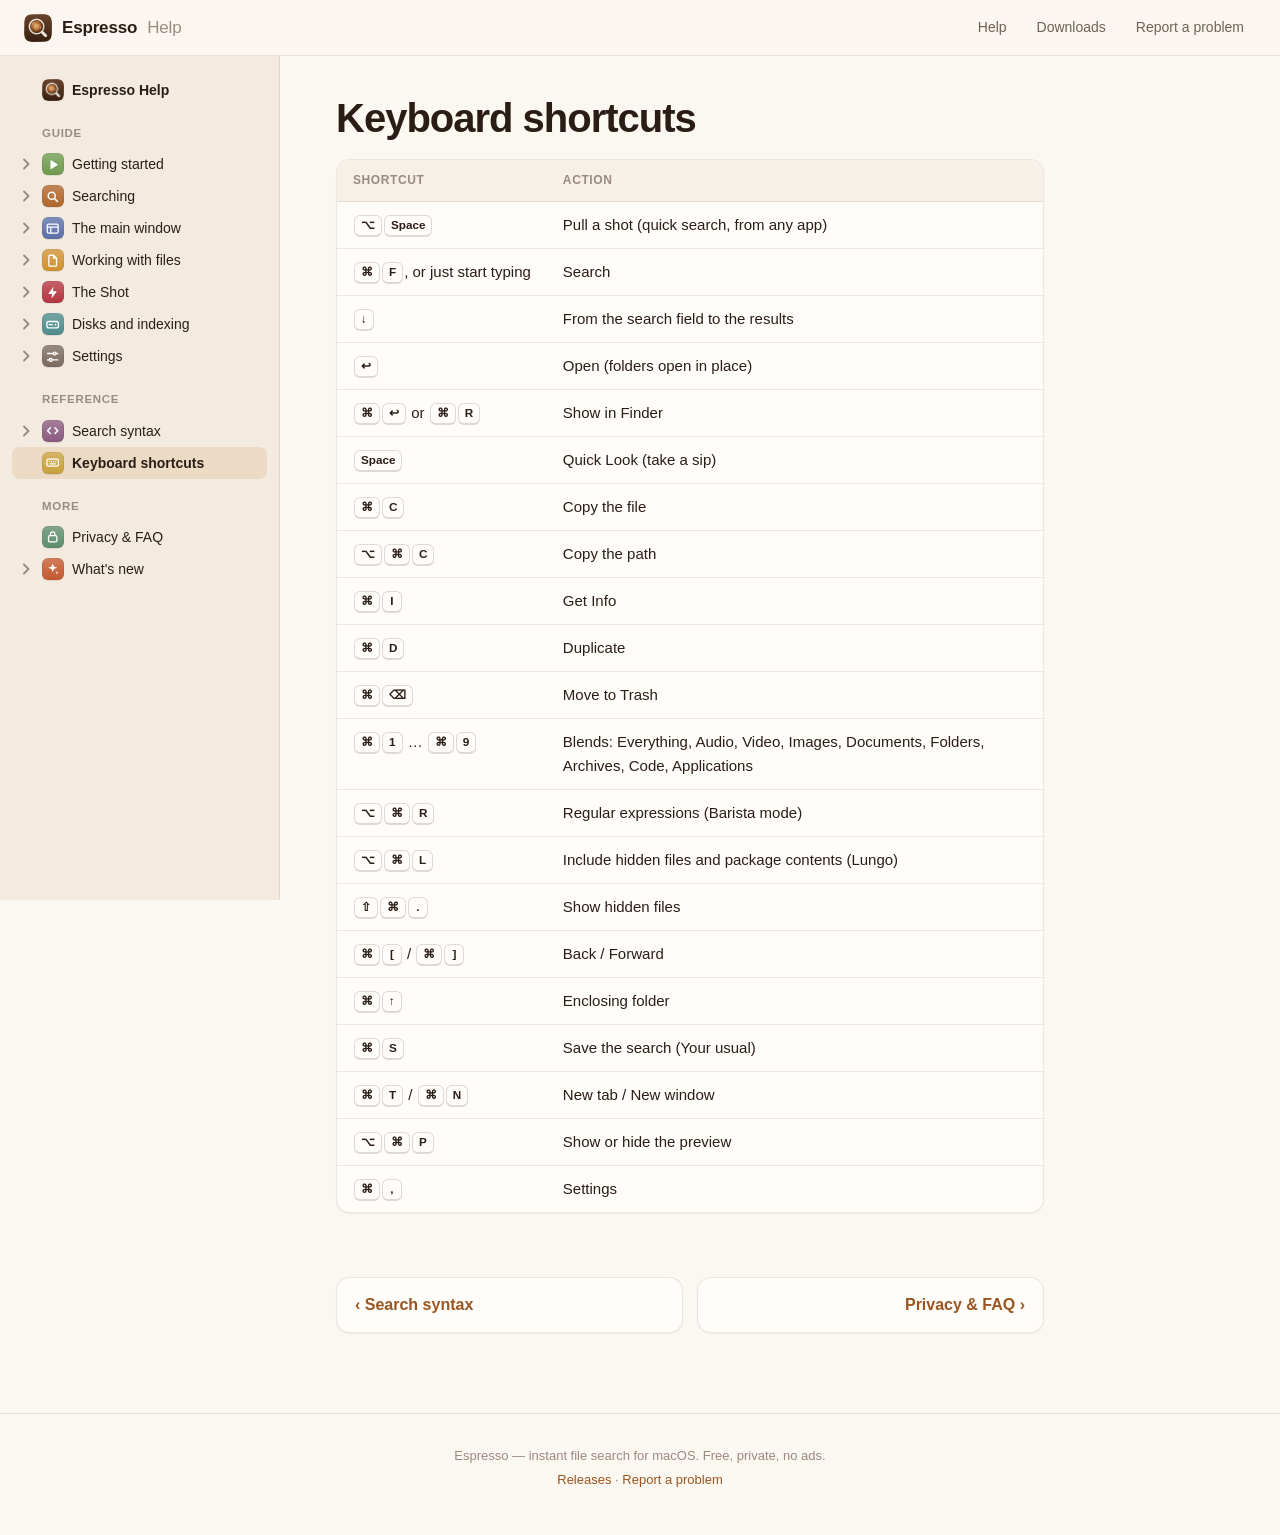
<file: shortcuts.html>
<!doctype html>
<html lang="en">
<head>
<meta charset="utf-8">
<meta name="viewport" content="width=device-width, initial-scale=1">
<title>Keyboard shortcuts · Espresso</title>
<meta name="description" content="Espresso: instant file search for every disk on your Mac.">
<link rel="icon" type="image/png" href="assets/favicon-64.png">
<link rel="apple-touch-icon" href="assets/icon-180.png">
<link rel="stylesheet" href="assets/style.css">
</head>
<body>
<header class="topbar">
  <a class="brand" href="index.html"><img src="assets/icon-180.png" alt="" width="28" height="28">Espresso <span>Help</span></a>
  <nav class="toplinks">
    <a href="index.html">Help</a>
    <a href="https://github.com/mokasolutions/espresso-releases/releases">Downloads</a>
    <a href="https://github.com/mokasolutions/espresso-releases/issues">Report a problem</a>
  </nav>
</header>
<div class="layout doc">
  <aside class="sidenav" aria-label="Documentation"><a class="row home" href="index.html"><span class="chev-space"></span><img class="tile appicon" src="assets/icon-180.png" alt=""><span class="label">Espresso Help</span></a><p class="navhead">Guide</p><details class="group"><summary class="row"><svg class="chev" viewBox="0 0 16 16" aria-hidden="true"><path d="M6 3.5 10.5 8 6 12.5" fill="none" stroke="currentColor" stroke-width="1.8" stroke-linecap="round" stroke-linejoin="round"/></svg><span class="tile" style="--tile:#6E9A4E;width:20px;height:20px"><svg viewBox="0 0 24 24" aria-hidden="true"><path d="M8.5 5.8v12.4a.8.8 0 0 0 1.2.7l9.6-6.2a.8.8 0 0 0 0-1.4L9.7 5.1a.8.8 0 0 0-1.2.7Z" fill="#fff"/></svg></span><a class="label" href="getting-started.html">Getting started</a></summary><ul class="sections"><li><a href="getting-started.html#install">Install</a></li><li><a href="getting-started.html#full-disk-access">Full Disk Access</a></li><li><a href="getting-started.html#choose-your-disks">Choose your disks</a></li><li><a href="getting-started.html#next-steps">Next steps</a></li></ul></details><details class="group"><summary class="row"><svg class="chev" viewBox="0 0 16 16" aria-hidden="true"><path d="M6 3.5 10.5 8 6 12.5" fill="none" stroke="currentColor" stroke-width="1.8" stroke-linecap="round" stroke-linejoin="round"/></svg><span class="tile" style="--tile:#B0652A;width:20px;height:20px"><svg viewBox="0 0 24 24" aria-hidden="true"><circle cx="10.5" cy="10.5" r="5.5" fill="none" stroke="#fff" stroke-width="2.2"/><path d="m15 15 4.5 4.5" stroke="#fff" stroke-width="2.4" stroke-linecap="round"/></svg></span><a class="label" href="searching.html">Searching</a></summary><ul class="sections"><li><a href="searching.html#combining-words">Combining words</a></li><li><a href="searching.html#search-options">Search options</a></li><li><a href="searching.html#blends-filter-by-kind">Blends: filter by kind</a></li><li><a href="searching.html#where-to-search">Where to search</a></li><li><a href="searching.html#your-usual-saved-searches">Your usual: saved searches</a></li><li><a href="searching.html#past-orders-recent-searches">Past orders: recent searches</a></li><li><a href="searching.html#macros">Macros</a></li><li><a href="searching.html#duplicates-double-shot">Duplicates (Double shot)</a></li></ul></details><details class="group"><summary class="row"><svg class="chev" viewBox="0 0 16 16" aria-hidden="true"><path d="M6 3.5 10.5 8 6 12.5" fill="none" stroke="currentColor" stroke-width="1.8" stroke-linecap="round" stroke-linejoin="round"/></svg><span class="tile" style="--tile:#5C6FA8;width:20px;height:20px"><svg viewBox="0 0 24 24" aria-hidden="true"><rect x="3.5" y="5" width="17" height="14" rx="2.5" fill="none" stroke="#fff" stroke-width="2"/><path d="M3.5 9.5h17M9 9.5V19" stroke="#fff" stroke-width="2"/></svg></span><a class="label" href="main-window.html">The main window</a></summary><ul class="sections"><li><a href="main-window.html#sidebar">Sidebar</a></li><li><a href="main-window.html#toolbar">Toolbar</a></li><li><a href="main-window.html#results">Results</a></li><li><a href="main-window.html#browsing-folders">Browsing folders</a></li><li><a href="main-window.html#preview">Preview</a></li><li><a href="main-window.html#status-bar">Status bar</a></li><li><a href="main-window.html#tabs-and-windows">Tabs and windows</a></li><li><a href="main-window.html#new-disks">New disks</a></li></ul></details><details class="group"><summary class="row"><svg class="chev" viewBox="0 0 16 16" aria-hidden="true"><path d="M6 3.5 10.5 8 6 12.5" fill="none" stroke="currentColor" stroke-width="1.8" stroke-linecap="round" stroke-linejoin="round"/></svg><span class="tile" style="--tile:#D0902F;width:20px;height:20px"><svg viewBox="0 0 24 24" aria-hidden="true"><path d="M7 3.5h6.5l4.5 4.5v11a1.5 1.5 0 0 1-1.5 1.5h-9A1.5 1.5 0 0 1 6 19V5a1.5 1.5 0 0 1 1-1.5Z" fill="none" stroke="#fff" stroke-width="2" stroke-linejoin="round"/><path d="M13.5 3.5V8H18" fill="none" stroke="#fff" stroke-width="2" stroke-linejoin="round"/></svg></span><a class="label" href="files.html">Working with files</a></summary><ul class="sections"><li><a href="files.html#drag-and-drop">Drag and drop</a></li><li><a href="files.html#get-info">Get Info</a></li><li><a href="files.html#files-on-offline-disks">Files on offline disks</a></li></ul></details><details class="group"><summary class="row"><svg class="chev" viewBox="0 0 16 16" aria-hidden="true"><path d="M6 3.5 10.5 8 6 12.5" fill="none" stroke="currentColor" stroke-width="1.8" stroke-linecap="round" stroke-linejoin="round"/></svg><span class="tile" style="--tile:#B4353F;width:20px;height:20px"><svg viewBox="0 0 24 24" aria-hidden="true"><path d="M13.2 2.8 5.5 13.1a.6.6 0 0 0 .5 1h5l-.9 7.1 7.8-10.4a.6.6 0 0 0-.5-1h-5.1Z" fill="#fff"/></svg></span><a class="label" href="the-shot.html">The Shot</a></summary><ul class="sections"><li><a href="the-shot.html#change-the-shortcut">Change the shortcut</a></li></ul></details><details class="group"><summary class="row"><svg class="chev" viewBox="0 0 16 16" aria-hidden="true"><path d="M6 3.5 10.5 8 6 12.5" fill="none" stroke="currentColor" stroke-width="1.8" stroke-linecap="round" stroke-linejoin="round"/></svg><span class="tile" style="--tile:#4E8C8A;width:20px;height:20px"><svg viewBox="0 0 24 24" aria-hidden="true"><rect x="3" y="7" width="18" height="10" rx="3" fill="none" stroke="#fff" stroke-width="2"/><circle cx="16.5" cy="12" r="1.4" fill="#fff"/><path d="M6.5 12h5" stroke="#fff" stroke-width="2" stroke-linecap="round"/></svg></span><a class="label" href="disks.html">Disks and indexing</a></summary><ul class="sections"><li><a href="disks.html#grinding-the-first-indexing">Grinding: the first indexing</a></li><li><a href="disks.html#brewing-staying-up-to-date">Brewing: staying up to date</a></li><li><a href="disks.html#offline-disks">Offline disks</a></li><li><a href="disks.html#the-disk-menu">The disk menu</a></li><li><a href="disks.html#excluded-folders-decaf">Excluded folders (Decaf)</a></li><li><a href="disks.html#hidden-files-and-packages">Hidden files and packages</a></li><li><a href="disks.html#folders-espresso-cant-read">Folders Espresso can&#x27;t read</a></li><li><a href="disks.html#network-volumes">Network volumes</a></li><li><a href="disks.html#extended-details-and-tags">Extended details and tags</a></li></ul></details><details class="group"><summary class="row"><svg class="chev" viewBox="0 0 16 16" aria-hidden="true"><path d="M6 3.5 10.5 8 6 12.5" fill="none" stroke="currentColor" stroke-width="1.8" stroke-linecap="round" stroke-linejoin="round"/></svg><span class="tile" style="--tile:#7A6A5E;width:20px;height:20px"><svg viewBox="0 0 24 24" aria-hidden="true"><path d="M4 7h9M17 7h3M4 17h3M11 17h9" stroke="#fff" stroke-width="2" stroke-linecap="round"/><circle cx="15" cy="7" r="2.2" fill="none" stroke="#fff" stroke-width="2"/><circle cx="9" cy="17" r="2.2" fill="none" stroke="#fff" stroke-width="2"/></svg></span><a class="label" href="settings.html">Settings</a></summary><ul class="sections"><li><a href="settings.html#general">General</a></li><li><a href="settings.html#disks">Disks</a></li><li><a href="settings.html#search">Search</a></li><li><a href="settings.html#metadata">Metadata</a></li><li><a href="settings.html#support-espresso">Support Espresso</a></li><li><a href="settings.html#about">About</a></li><li><a href="settings.html#other-windows">Other windows</a></li></ul></details><p class="navhead">Reference</p><details class="group"><summary class="row"><svg class="chev" viewBox="0 0 16 16" aria-hidden="true"><path d="M6 3.5 10.5 8 6 12.5" fill="none" stroke="currentColor" stroke-width="1.8" stroke-linecap="round" stroke-linejoin="round"/></svg><span class="tile" style="--tile:#8A5A7E;width:20px;height:20px"><svg viewBox="0 0 24 24" aria-hidden="true"><path d="m8.5 7.5-4.5 4.5 4.5 4.5M15.5 7.5l4.5 4.5-4.5 4.5" fill="none" stroke="#fff" stroke-width="2.2" stroke-linecap="round" stroke-linejoin="round"/></svg></span><a class="label" href="search-syntax.html">Search syntax</a></summary><ul class="sections"><li><a href="search-syntax.html#basics">Basics</a></li><li><a href="search-syntax.html#toolbar-options">Toolbar options</a></li><li><a href="search-syntax.html#modifiers-apply-to-one-term">Modifiers (apply to one term)</a></li><li><a href="search-syntax.html#where">Where</a></li><li><a href="search-syntax.html#what">What</a></li><li><a href="search-syntax.html#size">Size</a></li><li><a href="search-syntax.html#dates">Dates</a></li><li><a href="search-syntax.html#extended-details">Extended details</a></li><li><a href="search-syntax.html#double-shots-duplicates">Double shots (duplicates)</a></li><li><a href="search-syntax.html#macros">Macros</a></li><li><a href="search-syntax.html#keyboard">Keyboard</a></li><li><a href="search-syntax.html#mistakes">Mistakes</a></li></ul></details><div class="row active"><span class="chev-space"></span><span class="tile" style="--tile:#C9A13C;width:20px;height:20px"><svg viewBox="0 0 24 24" aria-hidden="true"><rect x="3" y="6.5" width="18" height="11" rx="2.5" fill="none" stroke="#fff" stroke-width="2"/><path d="M7 10.5h.01M10.3 10.5h.01M13.7 10.5h.01M17 10.5h.01M8 14h8" stroke="#fff" stroke-width="2" stroke-linecap="round"/></svg></span><a class="label" href="shortcuts.html" aria-current="page">Keyboard shortcuts</a></div><p class="navhead">More</p><div class="row"><span class="chev-space"></span><span class="tile" style="--tile:#5F8D6A;width:20px;height:20px"><svg viewBox="0 0 24 24" aria-hidden="true"><rect x="5.5" y="10.5" width="13" height="9.5" rx="2" fill="none" stroke="#fff" stroke-width="2"/><path d="M8.5 10.5V8a3.5 3.5 0 0 1 7 0v2.5" fill="none" stroke="#fff" stroke-width="2"/></svg></span><a class="label" href="privacy.html">Privacy &amp; FAQ</a></div><details class="group"><summary class="row"><svg class="chev" viewBox="0 0 16 16" aria-hidden="true"><path d="M6 3.5 10.5 8 6 12.5" fill="none" stroke="currentColor" stroke-width="1.8" stroke-linecap="round" stroke-linejoin="round"/></svg><span class="tile" style="--tile:#C4582F;width:20px;height:20px"><svg viewBox="0 0 24 24" aria-hidden="true"><path d="M12 3.5l1.8 5.1 5.2 1.9-5.2 1.9L12 17.5l-1.8-5.1-5.2-1.9 5.2-1.9Z" fill="#fff"/><path d="M18.5 16l.7 1.8 1.8.7-1.8.7-.7 1.8-.7-1.8-1.8-.7 1.8-.7Z" fill="#fff"/></svg></span><a class="label" href="whats-new.html">What&#x27;s new</a></summary><ul class="sections"><li><a href="whats-new.html#010-2026-09-24">0.1.0 - 2026-09-24</a></li></ul></details></aside>
  <main class="">

<h1 id="keyboard-shortcuts">Keyboard shortcuts</h1>
<div class="table-wrap"><table>
<thead>
<tr>
<th>Shortcut</th>
<th>Action</th>
</tr>
</thead>
<tbody>
<tr>
<td><kbd>⌥</kbd><kbd>Space</kbd></td>
<td>Pull a shot (quick search, from any app)</td>
</tr>
<tr>
<td><kbd>⌘</kbd><kbd>F</kbd>, or just start typing</td>
<td>Search</td>
</tr>
<tr>
<td><kbd>↓</kbd></td>
<td>From the search field to the results</td>
</tr>
<tr>
<td><kbd>↩</kbd></td>
<td>Open (folders open in place)</td>
</tr>
<tr>
<td><kbd>⌘</kbd><kbd>↩</kbd> or <kbd>⌘</kbd><kbd>R</kbd></td>
<td>Show in Finder</td>
</tr>
<tr>
<td><kbd>Space</kbd></td>
<td>Quick Look (take a sip)</td>
</tr>
<tr>
<td><kbd>⌘</kbd><kbd>C</kbd></td>
<td>Copy the file</td>
</tr>
<tr>
<td><kbd>⌥</kbd><kbd>⌘</kbd><kbd>C</kbd></td>
<td>Copy the path</td>
</tr>
<tr>
<td><kbd>⌘</kbd><kbd>I</kbd></td>
<td>Get Info</td>
</tr>
<tr>
<td><kbd>⌘</kbd><kbd>D</kbd></td>
<td>Duplicate</td>
</tr>
<tr>
<td><kbd>⌘</kbd><kbd>⌫</kbd></td>
<td>Move to Trash</td>
</tr>
<tr>
<td><kbd>⌘</kbd><kbd>1</kbd> … <kbd>⌘</kbd><kbd>9</kbd></td>
<td>Blends: Everything, Audio, Video, Images, Documents, Folders, Archives, Code, Applications</td>
</tr>
<tr>
<td><kbd>⌥</kbd><kbd>⌘</kbd><kbd>R</kbd></td>
<td>Regular expressions (Barista mode)</td>
</tr>
<tr>
<td><kbd>⌥</kbd><kbd>⌘</kbd><kbd>L</kbd></td>
<td>Include hidden files and package contents (Lungo)</td>
</tr>
<tr>
<td><kbd>⇧</kbd><kbd>⌘</kbd><kbd>.</kbd></td>
<td>Show hidden files</td>
</tr>
<tr>
<td><kbd>⌘</kbd><kbd>[</kbd> / <kbd>⌘</kbd><kbd>]</kbd></td>
<td>Back / Forward</td>
</tr>
<tr>
<td><kbd>⌘</kbd><kbd>↑</kbd></td>
<td>Enclosing folder</td>
</tr>
<tr>
<td><kbd>⌘</kbd><kbd>S</kbd></td>
<td>Save the search (Your usual)</td>
</tr>
<tr>
<td><kbd>⌘</kbd><kbd>T</kbd> / <kbd>⌘</kbd><kbd>N</kbd></td>
<td>New tab / New window</td>
</tr>
<tr>
<td><kbd>⌥</kbd><kbd>⌘</kbd><kbd>P</kbd></td>
<td>Show or hide the preview</td>
</tr>
<tr>
<td><kbd>⌘</kbd><kbd>,</kbd></td>
<td>Settings</td>
</tr>
</tbody>
</table></div><nav class="pager"><a class="prev" href="search-syntax.html">‹ Search syntax</a><a class="next" href="privacy.html">Privacy &amp; FAQ ›</a></nav>
  </main>
</div>
<script>
  // Highlight the section being read in the sidebar (progressive enhancement; works without it).
  (() => {
    const links = [...document.querySelectorAll('.group[open] .sections a')];
    const targets = links.map(a => document.getElementById(decodeURIComponent(a.hash.slice(1)))).filter(Boolean);
    if (!targets.length) return;
    const mark = () => {
      let current = targets[0];
      for (const t of targets) if (t.getBoundingClientRect().top < 120) current = t;
      links.forEach(a => a.classList.toggle('here', a.hash.slice(1) === current.id));
    };
    addEventListener('scroll', mark, { passive: true });
    mark();
  })();
</script>
<footer>
  <p>Espresso — instant file search for macOS. Free, private, no ads.</p>
  <p><a href="https://github.com/mokasolutions/espresso-releases/releases">Releases</a> ·
     <a href="https://github.com/mokasolutions/espresso-releases/issues">Report a problem</a></p>
</footer>
</body>
</html>
</file>
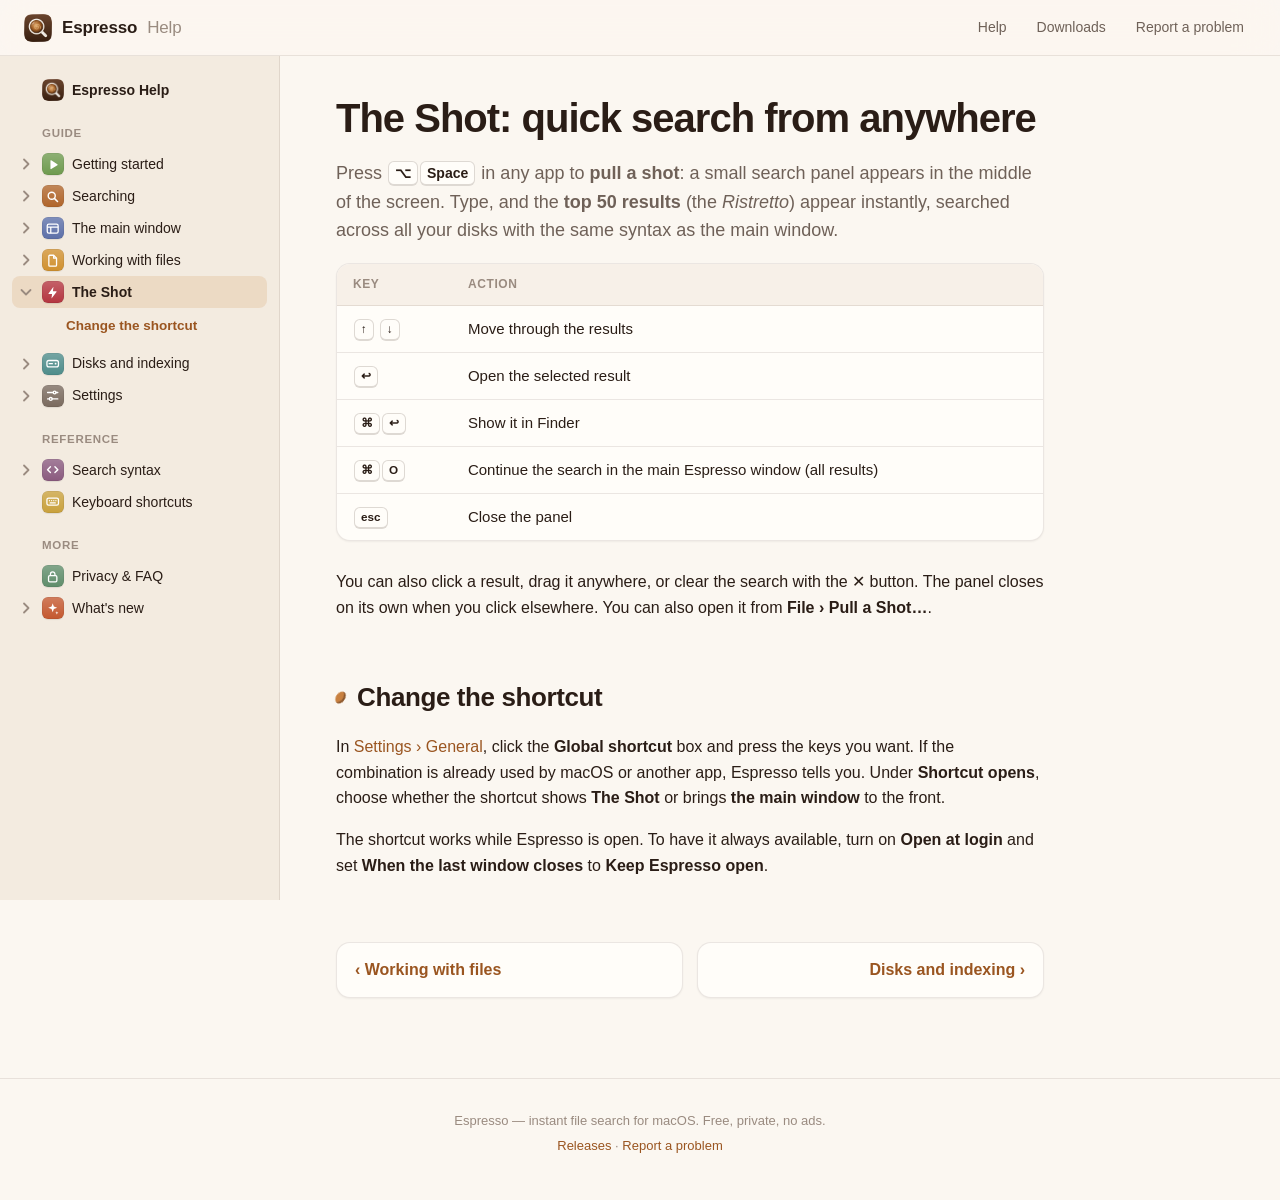
<file: the-shot.html>
<!doctype html>
<html lang="en">
<head>
<meta charset="utf-8">
<meta name="viewport" content="width=device-width, initial-scale=1">
<title>The Shot · Espresso</title>
<meta name="description" content="Espresso: instant file search for every disk on your Mac.">
<link rel="icon" type="image/png" href="assets/favicon-64.png">
<link rel="apple-touch-icon" href="assets/icon-180.png">
<link rel="stylesheet" href="assets/style.css">
</head>
<body>
<header class="topbar">
  <a class="brand" href="index.html"><img src="assets/icon-180.png" alt="" width="28" height="28">Espresso <span>Help</span></a>
  <nav class="toplinks">
    <a href="index.html">Help</a>
    <a href="https://github.com/mokasolutions/espresso-releases/releases">Downloads</a>
    <a href="https://github.com/mokasolutions/espresso-releases/issues">Report a problem</a>
  </nav>
</header>
<div class="layout doc">
  <aside class="sidenav" aria-label="Documentation"><a class="row home" href="index.html"><span class="chev-space"></span><img class="tile appicon" src="assets/icon-180.png" alt=""><span class="label">Espresso Help</span></a><p class="navhead">Guide</p><details class="group"><summary class="row"><svg class="chev" viewBox="0 0 16 16" aria-hidden="true"><path d="M6 3.5 10.5 8 6 12.5" fill="none" stroke="currentColor" stroke-width="1.8" stroke-linecap="round" stroke-linejoin="round"/></svg><span class="tile" style="--tile:#6E9A4E;width:20px;height:20px"><svg viewBox="0 0 24 24" aria-hidden="true"><path d="M8.5 5.8v12.4a.8.8 0 0 0 1.2.7l9.6-6.2a.8.8 0 0 0 0-1.4L9.7 5.1a.8.8 0 0 0-1.2.7Z" fill="#fff"/></svg></span><a class="label" href="getting-started.html">Getting started</a></summary><ul class="sections"><li><a href="getting-started.html#install">Install</a></li><li><a href="getting-started.html#full-disk-access">Full Disk Access</a></li><li><a href="getting-started.html#choose-your-disks">Choose your disks</a></li><li><a href="getting-started.html#next-steps">Next steps</a></li></ul></details><details class="group"><summary class="row"><svg class="chev" viewBox="0 0 16 16" aria-hidden="true"><path d="M6 3.5 10.5 8 6 12.5" fill="none" stroke="currentColor" stroke-width="1.8" stroke-linecap="round" stroke-linejoin="round"/></svg><span class="tile" style="--tile:#B0652A;width:20px;height:20px"><svg viewBox="0 0 24 24" aria-hidden="true"><circle cx="10.5" cy="10.5" r="5.5" fill="none" stroke="#fff" stroke-width="2.2"/><path d="m15 15 4.5 4.5" stroke="#fff" stroke-width="2.4" stroke-linecap="round"/></svg></span><a class="label" href="searching.html">Searching</a></summary><ul class="sections"><li><a href="searching.html#combining-words">Combining words</a></li><li><a href="searching.html#search-options">Search options</a></li><li><a href="searching.html#blends-filter-by-kind">Blends: filter by kind</a></li><li><a href="searching.html#where-to-search">Where to search</a></li><li><a href="searching.html#your-usual-saved-searches">Your usual: saved searches</a></li><li><a href="searching.html#past-orders-recent-searches">Past orders: recent searches</a></li><li><a href="searching.html#macros">Macros</a></li><li><a href="searching.html#duplicates-double-shot">Duplicates (Double shot)</a></li></ul></details><details class="group"><summary class="row"><svg class="chev" viewBox="0 0 16 16" aria-hidden="true"><path d="M6 3.5 10.5 8 6 12.5" fill="none" stroke="currentColor" stroke-width="1.8" stroke-linecap="round" stroke-linejoin="round"/></svg><span class="tile" style="--tile:#5C6FA8;width:20px;height:20px"><svg viewBox="0 0 24 24" aria-hidden="true"><rect x="3.5" y="5" width="17" height="14" rx="2.5" fill="none" stroke="#fff" stroke-width="2"/><path d="M3.5 9.5h17M9 9.5V19" stroke="#fff" stroke-width="2"/></svg></span><a class="label" href="main-window.html">The main window</a></summary><ul class="sections"><li><a href="main-window.html#sidebar">Sidebar</a></li><li><a href="main-window.html#toolbar">Toolbar</a></li><li><a href="main-window.html#results">Results</a></li><li><a href="main-window.html#browsing-folders">Browsing folders</a></li><li><a href="main-window.html#preview">Preview</a></li><li><a href="main-window.html#status-bar">Status bar</a></li><li><a href="main-window.html#tabs-and-windows">Tabs and windows</a></li><li><a href="main-window.html#new-disks">New disks</a></li></ul></details><details class="group"><summary class="row"><svg class="chev" viewBox="0 0 16 16" aria-hidden="true"><path d="M6 3.5 10.5 8 6 12.5" fill="none" stroke="currentColor" stroke-width="1.8" stroke-linecap="round" stroke-linejoin="round"/></svg><span class="tile" style="--tile:#D0902F;width:20px;height:20px"><svg viewBox="0 0 24 24" aria-hidden="true"><path d="M7 3.5h6.5l4.5 4.5v11a1.5 1.5 0 0 1-1.5 1.5h-9A1.5 1.5 0 0 1 6 19V5a1.5 1.5 0 0 1 1-1.5Z" fill="none" stroke="#fff" stroke-width="2" stroke-linejoin="round"/><path d="M13.5 3.5V8H18" fill="none" stroke="#fff" stroke-width="2" stroke-linejoin="round"/></svg></span><a class="label" href="files.html">Working with files</a></summary><ul class="sections"><li><a href="files.html#drag-and-drop">Drag and drop</a></li><li><a href="files.html#get-info">Get Info</a></li><li><a href="files.html#files-on-offline-disks">Files on offline disks</a></li></ul></details><details class="group" open><summary class="row active"><svg class="chev" viewBox="0 0 16 16" aria-hidden="true"><path d="M6 3.5 10.5 8 6 12.5" fill="none" stroke="currentColor" stroke-width="1.8" stroke-linecap="round" stroke-linejoin="round"/></svg><span class="tile" style="--tile:#B4353F;width:20px;height:20px"><svg viewBox="0 0 24 24" aria-hidden="true"><path d="M13.2 2.8 5.5 13.1a.6.6 0 0 0 .5 1h5l-.9 7.1 7.8-10.4a.6.6 0 0 0-.5-1h-5.1Z" fill="#fff"/></svg></span><a class="label" href="the-shot.html" aria-current="page">The Shot</a></summary><ul class="sections"><li><a href="the-shot.html#change-the-shortcut">Change the shortcut</a></li></ul></details><details class="group"><summary class="row"><svg class="chev" viewBox="0 0 16 16" aria-hidden="true"><path d="M6 3.5 10.5 8 6 12.5" fill="none" stroke="currentColor" stroke-width="1.8" stroke-linecap="round" stroke-linejoin="round"/></svg><span class="tile" style="--tile:#4E8C8A;width:20px;height:20px"><svg viewBox="0 0 24 24" aria-hidden="true"><rect x="3" y="7" width="18" height="10" rx="3" fill="none" stroke="#fff" stroke-width="2"/><circle cx="16.5" cy="12" r="1.4" fill="#fff"/><path d="M6.5 12h5" stroke="#fff" stroke-width="2" stroke-linecap="round"/></svg></span><a class="label" href="disks.html">Disks and indexing</a></summary><ul class="sections"><li><a href="disks.html#grinding-the-first-indexing">Grinding: the first indexing</a></li><li><a href="disks.html#brewing-staying-up-to-date">Brewing: staying up to date</a></li><li><a href="disks.html#offline-disks">Offline disks</a></li><li><a href="disks.html#the-disk-menu">The disk menu</a></li><li><a href="disks.html#excluded-folders-decaf">Excluded folders (Decaf)</a></li><li><a href="disks.html#hidden-files-and-packages">Hidden files and packages</a></li><li><a href="disks.html#folders-espresso-cant-read">Folders Espresso can&#x27;t read</a></li><li><a href="disks.html#network-volumes">Network volumes</a></li><li><a href="disks.html#extended-details-and-tags">Extended details and tags</a></li></ul></details><details class="group"><summary class="row"><svg class="chev" viewBox="0 0 16 16" aria-hidden="true"><path d="M6 3.5 10.5 8 6 12.5" fill="none" stroke="currentColor" stroke-width="1.8" stroke-linecap="round" stroke-linejoin="round"/></svg><span class="tile" style="--tile:#7A6A5E;width:20px;height:20px"><svg viewBox="0 0 24 24" aria-hidden="true"><path d="M4 7h9M17 7h3M4 17h3M11 17h9" stroke="#fff" stroke-width="2" stroke-linecap="round"/><circle cx="15" cy="7" r="2.2" fill="none" stroke="#fff" stroke-width="2"/><circle cx="9" cy="17" r="2.2" fill="none" stroke="#fff" stroke-width="2"/></svg></span><a class="label" href="settings.html">Settings</a></summary><ul class="sections"><li><a href="settings.html#general">General</a></li><li><a href="settings.html#disks">Disks</a></li><li><a href="settings.html#search">Search</a></li><li><a href="settings.html#metadata">Metadata</a></li><li><a href="settings.html#support-espresso">Support Espresso</a></li><li><a href="settings.html#about">About</a></li><li><a href="settings.html#other-windows">Other windows</a></li></ul></details><p class="navhead">Reference</p><details class="group"><summary class="row"><svg class="chev" viewBox="0 0 16 16" aria-hidden="true"><path d="M6 3.5 10.5 8 6 12.5" fill="none" stroke="currentColor" stroke-width="1.8" stroke-linecap="round" stroke-linejoin="round"/></svg><span class="tile" style="--tile:#8A5A7E;width:20px;height:20px"><svg viewBox="0 0 24 24" aria-hidden="true"><path d="m8.5 7.5-4.5 4.5 4.5 4.5M15.5 7.5l4.5 4.5-4.5 4.5" fill="none" stroke="#fff" stroke-width="2.2" stroke-linecap="round" stroke-linejoin="round"/></svg></span><a class="label" href="search-syntax.html">Search syntax</a></summary><ul class="sections"><li><a href="search-syntax.html#basics">Basics</a></li><li><a href="search-syntax.html#toolbar-options">Toolbar options</a></li><li><a href="search-syntax.html#modifiers-apply-to-one-term">Modifiers (apply to one term)</a></li><li><a href="search-syntax.html#where">Where</a></li><li><a href="search-syntax.html#what">What</a></li><li><a href="search-syntax.html#size">Size</a></li><li><a href="search-syntax.html#dates">Dates</a></li><li><a href="search-syntax.html#extended-details">Extended details</a></li><li><a href="search-syntax.html#double-shots-duplicates">Double shots (duplicates)</a></li><li><a href="search-syntax.html#macros">Macros</a></li><li><a href="search-syntax.html#keyboard">Keyboard</a></li><li><a href="search-syntax.html#mistakes">Mistakes</a></li></ul></details><div class="row"><span class="chev-space"></span><span class="tile" style="--tile:#C9A13C;width:20px;height:20px"><svg viewBox="0 0 24 24" aria-hidden="true"><rect x="3" y="6.5" width="18" height="11" rx="2.5" fill="none" stroke="#fff" stroke-width="2"/><path d="M7 10.5h.01M10.3 10.5h.01M13.7 10.5h.01M17 10.5h.01M8 14h8" stroke="#fff" stroke-width="2" stroke-linecap="round"/></svg></span><a class="label" href="shortcuts.html">Keyboard shortcuts</a></div><p class="navhead">More</p><div class="row"><span class="chev-space"></span><span class="tile" style="--tile:#5F8D6A;width:20px;height:20px"><svg viewBox="0 0 24 24" aria-hidden="true"><rect x="5.5" y="10.5" width="13" height="9.5" rx="2" fill="none" stroke="#fff" stroke-width="2"/><path d="M8.5 10.5V8a3.5 3.5 0 0 1 7 0v2.5" fill="none" stroke="#fff" stroke-width="2"/></svg></span><a class="label" href="privacy.html">Privacy &amp; FAQ</a></div><details class="group"><summary class="row"><svg class="chev" viewBox="0 0 16 16" aria-hidden="true"><path d="M6 3.5 10.5 8 6 12.5" fill="none" stroke="currentColor" stroke-width="1.8" stroke-linecap="round" stroke-linejoin="round"/></svg><span class="tile" style="--tile:#C4582F;width:20px;height:20px"><svg viewBox="0 0 24 24" aria-hidden="true"><path d="M12 3.5l1.8 5.1 5.2 1.9-5.2 1.9L12 17.5l-1.8-5.1-5.2-1.9 5.2-1.9Z" fill="#fff"/><path d="M18.5 16l.7 1.8 1.8.7-1.8.7-.7 1.8-.7-1.8-1.8-.7 1.8-.7Z" fill="#fff"/></svg></span><a class="label" href="whats-new.html">What&#x27;s new</a></summary><ul class="sections"><li><a href="whats-new.html#010-2026-09-24">0.1.0 - 2026-09-24</a></li></ul></details></aside>
  <main class="">

<h1 id="the-shot-quick-search-from-anywhere">The Shot: quick search from anywhere</h1>
<p>Press <kbd>⌥</kbd><kbd>Space</kbd> in any app to <strong>pull a shot</strong>: a small search panel appears
in the middle of the screen. Type, and the <strong>top 50 results</strong> (the <em>Ristretto</em>) appear
instantly, searched across all your disks with the same syntax as the main window.</p>
<div class="table-wrap"><table>
<thead>
<tr>
<th>Key</th>
<th>Action</th>
</tr>
</thead>
<tbody>
<tr>
<td><kbd>↑</kbd> <kbd>↓</kbd></td>
<td>Move through the results</td>
</tr>
<tr>
<td><kbd>↩</kbd></td>
<td>Open the selected result</td>
</tr>
<tr>
<td><kbd>⌘</kbd><kbd>↩</kbd></td>
<td>Show it in Finder</td>
</tr>
<tr>
<td><kbd>⌘</kbd><kbd>O</kbd></td>
<td>Continue the search in the main Espresso window (all results)</td>
</tr>
<tr>
<td><kbd>esc</kbd></td>
<td>Close the panel</td>
</tr>
</tbody>
</table></div>
<p>You can also click a result, drag it anywhere, or clear the search with the ✕ button. The
panel closes on its own when you click elsewhere. You can also open it from <strong>File › Pull a Shot…</strong>.</p>
<h2 id="change-the-shortcut">Change the shortcut</h2>
<p>In <a href="settings.html#general">Settings › General</a>, click the <strong>Global shortcut</strong> box and press the
keys you want. If the combination is already used by macOS or another app, Espresso tells you.
Under <strong>Shortcut opens</strong>, choose whether the shortcut shows <strong>The Shot</strong> or brings <strong>the main
window</strong> to the front.</p>
<p>The shortcut works while Espresso is open. To have it always available, turn on
<strong>Open at login</strong> and set <strong>When the last window closes</strong> to <strong>Keep Espresso open</strong>.</p><nav class="pager"><a class="prev" href="files.html">‹ Working with files</a><a class="next" href="disks.html">Disks and indexing ›</a></nav>
  </main>
</div>
<script>
  // Highlight the section being read in the sidebar (progressive enhancement; works without it).
  (() => {
    const links = [...document.querySelectorAll('.group[open] .sections a')];
    const targets = links.map(a => document.getElementById(decodeURIComponent(a.hash.slice(1)))).filter(Boolean);
    if (!targets.length) return;
    const mark = () => {
      let current = targets[0];
      for (const t of targets) if (t.getBoundingClientRect().top < 120) current = t;
      links.forEach(a => a.classList.toggle('here', a.hash.slice(1) === current.id));
    };
    addEventListener('scroll', mark, { passive: true });
    mark();
  })();
</script>
<footer>
  <p>Espresso — instant file search for macOS. Free, private, no ads.</p>
  <p><a href="https://github.com/mokasolutions/espresso-releases/releases">Releases</a> ·
     <a href="https://github.com/mokasolutions/espresso-releases/issues">Report a problem</a></p>
</footer>
</body>
</html>
</file>
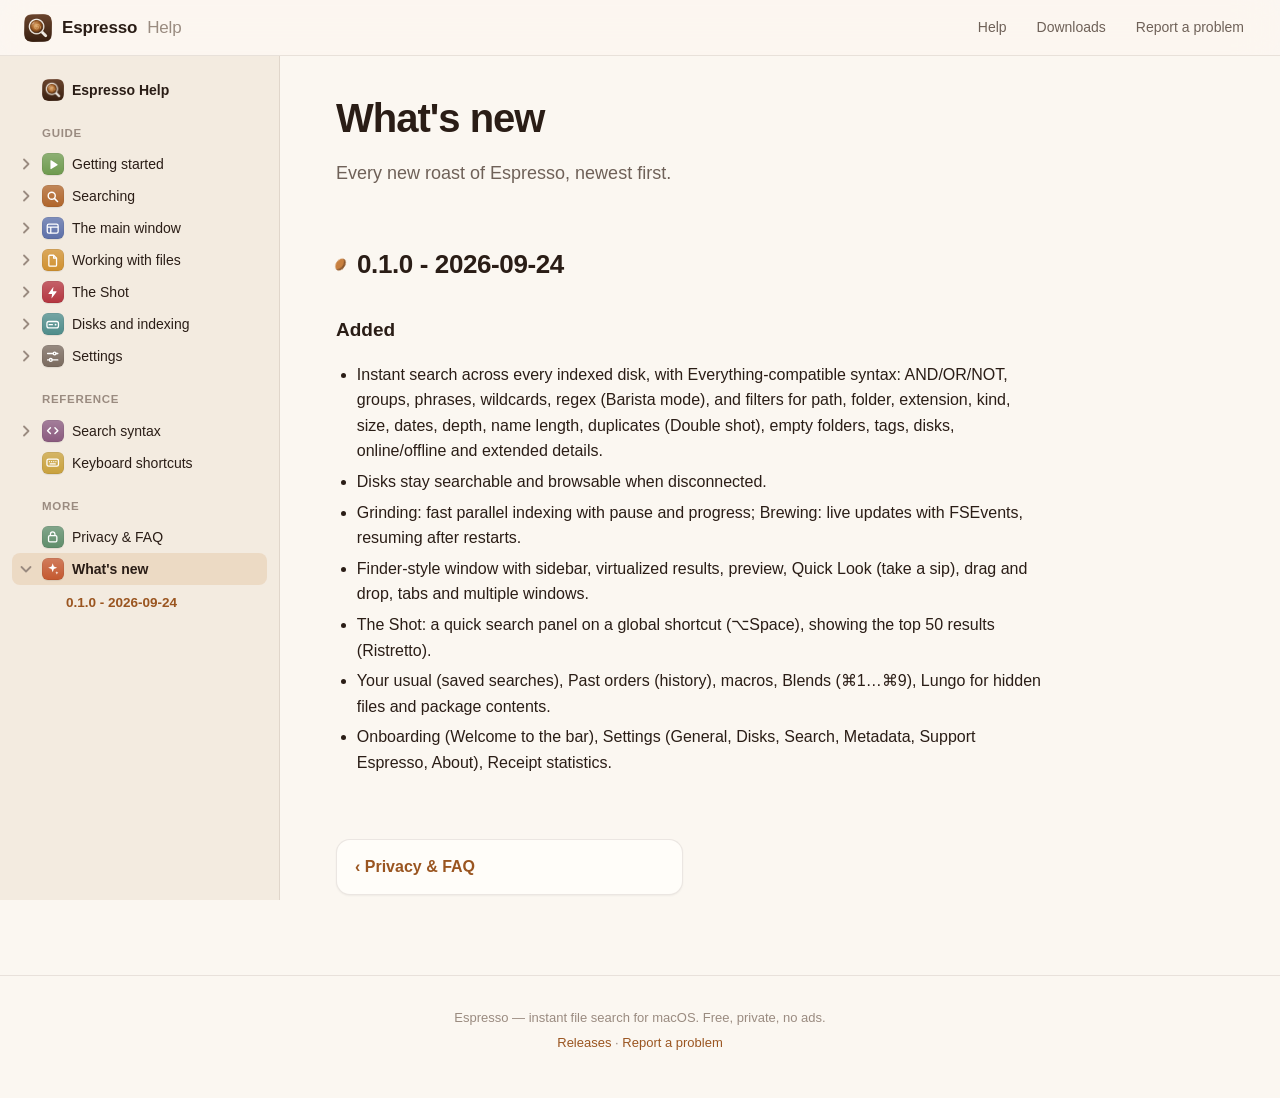
<file: whats-new.html>
<!doctype html>
<html lang="en">
<head>
<meta charset="utf-8">
<meta name="viewport" content="width=device-width, initial-scale=1">
<title>What&#x27;s new · Espresso</title>
<meta name="description" content="Espresso: instant file search for every disk on your Mac.">
<link rel="icon" type="image/png" href="assets/favicon-64.png">
<link rel="apple-touch-icon" href="assets/icon-180.png">
<link rel="stylesheet" href="assets/style.css">
</head>
<body>
<header class="topbar">
  <a class="brand" href="index.html"><img src="assets/icon-180.png" alt="" width="28" height="28">Espresso <span>Help</span></a>
  <nav class="toplinks">
    <a href="index.html">Help</a>
    <a href="https://github.com/mokasolutions/espresso-releases/releases">Downloads</a>
    <a href="https://github.com/mokasolutions/espresso-releases/issues">Report a problem</a>
  </nav>
</header>
<div class="layout doc">
  <aside class="sidenav" aria-label="Documentation"><a class="row home" href="index.html"><span class="chev-space"></span><img class="tile appicon" src="assets/icon-180.png" alt=""><span class="label">Espresso Help</span></a><p class="navhead">Guide</p><details class="group"><summary class="row"><svg class="chev" viewBox="0 0 16 16" aria-hidden="true"><path d="M6 3.5 10.5 8 6 12.5" fill="none" stroke="currentColor" stroke-width="1.8" stroke-linecap="round" stroke-linejoin="round"/></svg><span class="tile" style="--tile:#6E9A4E;width:20px;height:20px"><svg viewBox="0 0 24 24" aria-hidden="true"><path d="M8.5 5.8v12.4a.8.8 0 0 0 1.2.7l9.6-6.2a.8.8 0 0 0 0-1.4L9.7 5.1a.8.8 0 0 0-1.2.7Z" fill="#fff"/></svg></span><a class="label" href="getting-started.html">Getting started</a></summary><ul class="sections"><li><a href="getting-started.html#install">Install</a></li><li><a href="getting-started.html#full-disk-access">Full Disk Access</a></li><li><a href="getting-started.html#choose-your-disks">Choose your disks</a></li><li><a href="getting-started.html#next-steps">Next steps</a></li></ul></details><details class="group"><summary class="row"><svg class="chev" viewBox="0 0 16 16" aria-hidden="true"><path d="M6 3.5 10.5 8 6 12.5" fill="none" stroke="currentColor" stroke-width="1.8" stroke-linecap="round" stroke-linejoin="round"/></svg><span class="tile" style="--tile:#B0652A;width:20px;height:20px"><svg viewBox="0 0 24 24" aria-hidden="true"><circle cx="10.5" cy="10.5" r="5.5" fill="none" stroke="#fff" stroke-width="2.2"/><path d="m15 15 4.5 4.5" stroke="#fff" stroke-width="2.4" stroke-linecap="round"/></svg></span><a class="label" href="searching.html">Searching</a></summary><ul class="sections"><li><a href="searching.html#combining-words">Combining words</a></li><li><a href="searching.html#search-options">Search options</a></li><li><a href="searching.html#blends-filter-by-kind">Blends: filter by kind</a></li><li><a href="searching.html#where-to-search">Where to search</a></li><li><a href="searching.html#your-usual-saved-searches">Your usual: saved searches</a></li><li><a href="searching.html#past-orders-recent-searches">Past orders: recent searches</a></li><li><a href="searching.html#macros">Macros</a></li><li><a href="searching.html#duplicates-double-shot">Duplicates (Double shot)</a></li></ul></details><details class="group"><summary class="row"><svg class="chev" viewBox="0 0 16 16" aria-hidden="true"><path d="M6 3.5 10.5 8 6 12.5" fill="none" stroke="currentColor" stroke-width="1.8" stroke-linecap="round" stroke-linejoin="round"/></svg><span class="tile" style="--tile:#5C6FA8;width:20px;height:20px"><svg viewBox="0 0 24 24" aria-hidden="true"><rect x="3.5" y="5" width="17" height="14" rx="2.5" fill="none" stroke="#fff" stroke-width="2"/><path d="M3.5 9.5h17M9 9.5V19" stroke="#fff" stroke-width="2"/></svg></span><a class="label" href="main-window.html">The main window</a></summary><ul class="sections"><li><a href="main-window.html#sidebar">Sidebar</a></li><li><a href="main-window.html#toolbar">Toolbar</a></li><li><a href="main-window.html#results">Results</a></li><li><a href="main-window.html#browsing-folders">Browsing folders</a></li><li><a href="main-window.html#preview">Preview</a></li><li><a href="main-window.html#status-bar">Status bar</a></li><li><a href="main-window.html#tabs-and-windows">Tabs and windows</a></li><li><a href="main-window.html#new-disks">New disks</a></li></ul></details><details class="group"><summary class="row"><svg class="chev" viewBox="0 0 16 16" aria-hidden="true"><path d="M6 3.5 10.5 8 6 12.5" fill="none" stroke="currentColor" stroke-width="1.8" stroke-linecap="round" stroke-linejoin="round"/></svg><span class="tile" style="--tile:#D0902F;width:20px;height:20px"><svg viewBox="0 0 24 24" aria-hidden="true"><path d="M7 3.5h6.5l4.5 4.5v11a1.5 1.5 0 0 1-1.5 1.5h-9A1.5 1.5 0 0 1 6 19V5a1.5 1.5 0 0 1 1-1.5Z" fill="none" stroke="#fff" stroke-width="2" stroke-linejoin="round"/><path d="M13.5 3.5V8H18" fill="none" stroke="#fff" stroke-width="2" stroke-linejoin="round"/></svg></span><a class="label" href="files.html">Working with files</a></summary><ul class="sections"><li><a href="files.html#drag-and-drop">Drag and drop</a></li><li><a href="files.html#get-info">Get Info</a></li><li><a href="files.html#files-on-offline-disks">Files on offline disks</a></li></ul></details><details class="group"><summary class="row"><svg class="chev" viewBox="0 0 16 16" aria-hidden="true"><path d="M6 3.5 10.5 8 6 12.5" fill="none" stroke="currentColor" stroke-width="1.8" stroke-linecap="round" stroke-linejoin="round"/></svg><span class="tile" style="--tile:#B4353F;width:20px;height:20px"><svg viewBox="0 0 24 24" aria-hidden="true"><path d="M13.2 2.8 5.5 13.1a.6.6 0 0 0 .5 1h5l-.9 7.1 7.8-10.4a.6.6 0 0 0-.5-1h-5.1Z" fill="#fff"/></svg></span><a class="label" href="the-shot.html">The Shot</a></summary><ul class="sections"><li><a href="the-shot.html#change-the-shortcut">Change the shortcut</a></li></ul></details><details class="group"><summary class="row"><svg class="chev" viewBox="0 0 16 16" aria-hidden="true"><path d="M6 3.5 10.5 8 6 12.5" fill="none" stroke="currentColor" stroke-width="1.8" stroke-linecap="round" stroke-linejoin="round"/></svg><span class="tile" style="--tile:#4E8C8A;width:20px;height:20px"><svg viewBox="0 0 24 24" aria-hidden="true"><rect x="3" y="7" width="18" height="10" rx="3" fill="none" stroke="#fff" stroke-width="2"/><circle cx="16.5" cy="12" r="1.4" fill="#fff"/><path d="M6.5 12h5" stroke="#fff" stroke-width="2" stroke-linecap="round"/></svg></span><a class="label" href="disks.html">Disks and indexing</a></summary><ul class="sections"><li><a href="disks.html#grinding-the-first-indexing">Grinding: the first indexing</a></li><li><a href="disks.html#brewing-staying-up-to-date">Brewing: staying up to date</a></li><li><a href="disks.html#offline-disks">Offline disks</a></li><li><a href="disks.html#the-disk-menu">The disk menu</a></li><li><a href="disks.html#excluded-folders-decaf">Excluded folders (Decaf)</a></li><li><a href="disks.html#hidden-files-and-packages">Hidden files and packages</a></li><li><a href="disks.html#folders-espresso-cant-read">Folders Espresso can&#x27;t read</a></li><li><a href="disks.html#network-volumes">Network volumes</a></li><li><a href="disks.html#extended-details-and-tags">Extended details and tags</a></li></ul></details><details class="group"><summary class="row"><svg class="chev" viewBox="0 0 16 16" aria-hidden="true"><path d="M6 3.5 10.5 8 6 12.5" fill="none" stroke="currentColor" stroke-width="1.8" stroke-linecap="round" stroke-linejoin="round"/></svg><span class="tile" style="--tile:#7A6A5E;width:20px;height:20px"><svg viewBox="0 0 24 24" aria-hidden="true"><path d="M4 7h9M17 7h3M4 17h3M11 17h9" stroke="#fff" stroke-width="2" stroke-linecap="round"/><circle cx="15" cy="7" r="2.2" fill="none" stroke="#fff" stroke-width="2"/><circle cx="9" cy="17" r="2.2" fill="none" stroke="#fff" stroke-width="2"/></svg></span><a class="label" href="settings.html">Settings</a></summary><ul class="sections"><li><a href="settings.html#general">General</a></li><li><a href="settings.html#disks">Disks</a></li><li><a href="settings.html#search">Search</a></li><li><a href="settings.html#metadata">Metadata</a></li><li><a href="settings.html#support-espresso">Support Espresso</a></li><li><a href="settings.html#about">About</a></li><li><a href="settings.html#other-windows">Other windows</a></li></ul></details><p class="navhead">Reference</p><details class="group"><summary class="row"><svg class="chev" viewBox="0 0 16 16" aria-hidden="true"><path d="M6 3.5 10.5 8 6 12.5" fill="none" stroke="currentColor" stroke-width="1.8" stroke-linecap="round" stroke-linejoin="round"/></svg><span class="tile" style="--tile:#8A5A7E;width:20px;height:20px"><svg viewBox="0 0 24 24" aria-hidden="true"><path d="m8.5 7.5-4.5 4.5 4.5 4.5M15.5 7.5l4.5 4.5-4.5 4.5" fill="none" stroke="#fff" stroke-width="2.2" stroke-linecap="round" stroke-linejoin="round"/></svg></span><a class="label" href="search-syntax.html">Search syntax</a></summary><ul class="sections"><li><a href="search-syntax.html#basics">Basics</a></li><li><a href="search-syntax.html#toolbar-options">Toolbar options</a></li><li><a href="search-syntax.html#modifiers-apply-to-one-term">Modifiers (apply to one term)</a></li><li><a href="search-syntax.html#where">Where</a></li><li><a href="search-syntax.html#what">What</a></li><li><a href="search-syntax.html#size">Size</a></li><li><a href="search-syntax.html#dates">Dates</a></li><li><a href="search-syntax.html#extended-details">Extended details</a></li><li><a href="search-syntax.html#double-shots-duplicates">Double shots (duplicates)</a></li><li><a href="search-syntax.html#macros">Macros</a></li><li><a href="search-syntax.html#keyboard">Keyboard</a></li><li><a href="search-syntax.html#mistakes">Mistakes</a></li></ul></details><div class="row"><span class="chev-space"></span><span class="tile" style="--tile:#C9A13C;width:20px;height:20px"><svg viewBox="0 0 24 24" aria-hidden="true"><rect x="3" y="6.5" width="18" height="11" rx="2.5" fill="none" stroke="#fff" stroke-width="2"/><path d="M7 10.5h.01M10.3 10.5h.01M13.7 10.5h.01M17 10.5h.01M8 14h8" stroke="#fff" stroke-width="2" stroke-linecap="round"/></svg></span><a class="label" href="shortcuts.html">Keyboard shortcuts</a></div><p class="navhead">More</p><div class="row"><span class="chev-space"></span><span class="tile" style="--tile:#5F8D6A;width:20px;height:20px"><svg viewBox="0 0 24 24" aria-hidden="true"><rect x="5.5" y="10.5" width="13" height="9.5" rx="2" fill="none" stroke="#fff" stroke-width="2"/><path d="M8.5 10.5V8a3.5 3.5 0 0 1 7 0v2.5" fill="none" stroke="#fff" stroke-width="2"/></svg></span><a class="label" href="privacy.html">Privacy &amp; FAQ</a></div><details class="group" open><summary class="row active"><svg class="chev" viewBox="0 0 16 16" aria-hidden="true"><path d="M6 3.5 10.5 8 6 12.5" fill="none" stroke="currentColor" stroke-width="1.8" stroke-linecap="round" stroke-linejoin="round"/></svg><span class="tile" style="--tile:#C4582F;width:20px;height:20px"><svg viewBox="0 0 24 24" aria-hidden="true"><path d="M12 3.5l1.8 5.1 5.2 1.9-5.2 1.9L12 17.5l-1.8-5.1-5.2-1.9 5.2-1.9Z" fill="#fff"/><path d="M18.5 16l.7 1.8 1.8.7-1.8.7-.7 1.8-.7-1.8-1.8-.7 1.8-.7Z" fill="#fff"/></svg></span><a class="label" href="whats-new.html" aria-current="page">What&#x27;s new</a></summary><ul class="sections"><li><a href="whats-new.html#010-2026-09-24">0.1.0 - 2026-09-24</a></li></ul></details></aside>
  <main class="">

<h1 id="whats-new">What's new</h1>
<p>Every new roast of Espresso, newest first.</p>
<h2 id="010-2026-09-24">0.1.0 - 2026-09-24</h2>
<h3 id="added">Added</h3>
<ul>
<li>Instant search across every indexed disk, with Everything-compatible syntax: AND/OR/NOT, groups, phrases, wildcards, regex (Barista mode), and filters for path, folder, extension, kind, size, dates, depth, name length, duplicates (Double shot), empty folders, tags, disks, online/offline and extended details.</li>
<li>Disks stay searchable and browsable when disconnected.</li>
<li>Grinding: fast parallel indexing with pause and progress; Brewing: live updates with FSEvents, resuming after restarts.</li>
<li>Finder-style window with sidebar, virtualized results, preview, Quick Look (take a sip), drag and drop, tabs and multiple windows.</li>
<li>The Shot: a quick search panel on a global shortcut (⌥Space), showing the top 50 results (Ristretto).</li>
<li>Your usual (saved searches), Past orders (history), macros, Blends (⌘1…⌘9), Lungo for hidden files and package contents.</li>
<li>Onboarding (Welcome to the bar), Settings (General, Disks, Search, Metadata, Support Espresso, About), Receipt statistics.</li>
</ul><nav class="pager"><a class="prev" href="privacy.html">‹ Privacy &amp; FAQ</a><span></span></nav>
  </main>
</div>
<script>
  // Highlight the section being read in the sidebar (progressive enhancement; works without it).
  (() => {
    const links = [...document.querySelectorAll('.group[open] .sections a')];
    const targets = links.map(a => document.getElementById(decodeURIComponent(a.hash.slice(1)))).filter(Boolean);
    if (!targets.length) return;
    const mark = () => {
      let current = targets[0];
      for (const t of targets) if (t.getBoundingClientRect().top < 120) current = t;
      links.forEach(a => a.classList.toggle('here', a.hash.slice(1) === current.id));
    };
    addEventListener('scroll', mark, { passive: true });
    mark();
  })();
</script>
<footer>
  <p>Espresso — instant file search for macOS. Free, private, no ads.</p>
  <p><a href="https://github.com/mokasolutions/espresso-releases/releases">Releases</a> ·
     <a href="https://github.com/mokasolutions/espresso-releases/issues">Report a problem</a></p>
</footer>
</body>
</html>
</file>
<file: assets/style.css>
/* Espresso Help — clean Apple-style documentation with colour-coded sections. */
:root {
  --bg: #fbf7f1;                /* latte */
  --surface: #fffdf9;
  --sidebar: #f3ebe0;           /* foam */
  --text: #2a1d16;              /* espresso ink */
  --muted: #6f6158;
  --faint: #9a8b80;
  --line: rgba(62, 37, 25, .10);
  --line-strong: rgba(62, 37, 25, .17);
  --accent: #9a5520;            /* crema, deep enough for text */
  --brand: #c8803f;
  --hover: rgba(62, 37, 25, .06);
  --selected: rgba(200, 128, 63, .17);
  --code-bg: #f1e7da;
  --shadow-sm: 0 1px 2px rgba(0, 0, 0, .05);
  --shadow-md: 0 1px 2px rgba(0, 0, 0, .04), 0 8px 24px rgba(0, 0, 0, .06);
  --radius: 14px;
}
@media (prefers-color-scheme: dark) {
  :root {
    --bg: #17110e;              /* espresso */
    --surface: #211813;
    --sidebar: #1c1410;
    --text: #f4ebe2;
    --muted: #b5a497;
    --faint: #8a7a6e;
    --line: rgba(245, 225, 205, .09);
    --line-strong: rgba(245, 225, 205, .16);
    --accent: #e6a868;          /* crema */
    --brand: #e09a5a;
    --hover: rgba(245, 225, 205, .06);
    --selected: rgba(224, 154, 90, .18);
    --code-bg: #2c211b;
    --shadow-sm: 0 1px 2px rgba(0, 0, 0, .4);
    --shadow-md: 0 1px 2px rgba(0, 0, 0, .4), 0 10px 30px rgba(0, 0, 0, .35);
  }
}

* { box-sizing: border-box; }
html { -webkit-text-size-adjust: 100%; scroll-padding-top: 76px; }
body {
  margin: 0; background: var(--bg); color: var(--text);
  font: 16px/1.6 -apple-system, BlinkMacSystemFont, "SF Pro Text", "Helvetica Neue", Arial, sans-serif;
  -webkit-font-smoothing: antialiased;
}
a { color: var(--accent); text-decoration: none; }
a:hover { text-decoration: underline; }

/* ---------- Top bar ---------- */
.topbar {
  position: sticky; top: 0; z-index: 20; height: 56px;
  display: flex; align-items: center; gap: 24px;
  padding: 0 24px;
  background: color-mix(in srgb, var(--bg) 78%, transparent);
  backdrop-filter: saturate(180%) blur(20px); -webkit-backdrop-filter: saturate(180%) blur(20px);
  border-bottom: 1px solid var(--line);
}
.brand { display: flex; align-items: center; gap: 10px; font-weight: 650; font-size: 17px; color: var(--text); letter-spacing: -.01em; }
.brand:hover { text-decoration: none; }
.brand img { width: 28px; height: 28px; border-radius: 7px; }
.brand span { color: var(--faint); font-weight: 500; }
.toplinks { margin-left: auto; display: flex; gap: 6px; font-size: 14px; }
.toplinks a { color: var(--muted); padding: 6px 12px; border-radius: 999px; }
.toplinks a:hover { color: var(--text); background: var(--hover); text-decoration: none; }

/* ---------- Layout ---------- */
.layout { display: grid; grid-template-columns: 280px minmax(0, 1fr); min-height: calc(100vh - 56px); }
.sidenav {
  position: sticky; top: 56px; align-self: start; height: calc(100vh - 56px); overflow-y: auto;
  padding: 18px 12px 32px; background: var(--sidebar); border-right: 1px solid var(--line);
  font-size: 14px;
}
main { max-width: 820px; width: 100%; padding: 40px 56px 80px; }
.layout.home main { max-width: 1060px; }

/* ---------- Sidebar rows: chevron · icon · label, one grid, always aligned ---------- */
.row {
  display: grid; grid-template-columns: 16px 22px minmax(0, 1fr); align-items: center; column-gap: 8px;
  min-height: 32px; padding: 0 10px 0 6px; border-radius: 8px; color: var(--text);
}
.row:hover { background: var(--hover); text-decoration: none; }
.row.active { background: var(--selected); }
.row .label { color: inherit; font-weight: 500; white-space: nowrap; overflow: hidden; text-overflow: ellipsis; }
.row .label:hover { text-decoration: none; }
.row.active .label { font-weight: 650; }
.chev, .chev-space { width: 16px; height: 16px; display: block; }
.chev { color: var(--faint); transition: transform .18s ease; }
.group[open] > summary .chev { transform: rotate(90deg); }
summary.row { list-style: none; cursor: pointer; }
summary.row::-webkit-details-marker { display: none; }
.row.home { margin-bottom: 6px; }
.row.home .label { font-weight: 650; }
.navhead {
  margin: 18px 10px 6px 30px; font-size: 11.5px; font-weight: 650; letter-spacing: .06em;
  text-transform: uppercase; color: var(--faint);
}

.tile {
  display: inline-flex; align-items: center; justify-content: center; flex: none;
  background: var(--tile); border-radius: 6px;
  box-shadow: inset 0 0 0 .5px rgba(0, 0, 0, .12), 0 1px 1px rgba(0, 0, 0, .08);
  background-image: linear-gradient(180deg, rgba(255, 255, 255, .22), rgba(255, 255, 255, 0));
}
.tile svg { width: 70%; height: 70%; }
.row .tile { width: 22px !important; height: 22px !important; }
img.tile.appicon { width: 22px; height: 22px; border-radius: 6px; box-shadow: none; background: none; }

.sections { list-style: none; margin: 2px 0 8px; padding: 0 0 0 44px; }
.sections a {
  display: block; padding: 4px 10px; border-radius: 6px; color: var(--muted);
  font-size: 13.5px; line-height: 1.35;
}
.sections a:hover { background: var(--hover); color: var(--text); text-decoration: none; }
.sections a.here { color: var(--accent); font-weight: 600; }

/* ---------- Content ---------- */
h1 { font-size: 40px; line-height: 1.12; letter-spacing: -.025em; margin: 0 0 18px; font-weight: 700; }
h2 {
  font-size: 26px; letter-spacing: -.015em; margin: 52px 0 12px; padding-top: 4px; font-weight: 680;
}
h2::before {
  content: ""; display: inline-block; width: 9px; height: 13px; margin: 0 12px 2px 0; vertical-align: middle;
  border-radius: 50%; background: var(--brand); transform: rotate(35deg);
  box-shadow: inset -2px 0 0 color-mix(in srgb, var(--brand) 55%, #3e2519);   /* a coffee bean */
}
h3 { font-size: 19px; margin: 30px 0 8px; font-weight: 650; }
main > p:first-of-type { font-size: 18px; color: var(--muted); }
p, li { color: var(--text); }
ul, ol { padding-left: 1.3em; }
li { margin: 5px 0; }
strong { font-weight: 650; }

code {
  font: .86em/1.4 ui-monospace, "SF Mono", Menlo, monospace;
  background: var(--code-bg); border-radius: 6px; padding: 2px 6px; white-space: nowrap;
}
pre { background: var(--code-bg); border-radius: 12px; padding: 16px 18px; overflow-x: auto; }
pre code { padding: 0; background: none; white-space: pre; }
kbd {
  display: inline-block; min-width: 1.7em; text-align: center; vertical-align: .08em;
  font: 600 .78em/1.6 -apple-system, BlinkMacSystemFont, sans-serif; color: var(--text);
  background: var(--surface); border: 1px solid var(--line-strong); border-bottom-width: 2px;
  border-radius: 6px; padding: 0 6px; margin: 0 1px;
}

/* Tables sit in a rounded card */
.table-wrap {
  margin: 18px 0 28px; overflow-x: auto; background: var(--surface);
  border: 1px solid var(--line); border-radius: var(--radius); box-shadow: var(--shadow-sm);
}
table { width: 100%; border-collapse: separate; border-spacing: 0; font-size: 15px; }
thead { background: color-mix(in srgb, var(--sidebar) 70%, var(--surface)); }
th, td { text-align: left; padding: 11px 16px; vertical-align: top; }
th { font-size: 12px; font-weight: 650; letter-spacing: .05em; text-transform: uppercase; color: var(--faint); border-bottom: 1px solid var(--line); }
td { border-bottom: 1px solid var(--line); }
tr:last-child td { border-bottom: 0; }
td:first-child { white-space: nowrap; font-weight: 500; }

/* ---------- Home ---------- */
.hero {
  position: relative; overflow: hidden; isolation: isolate; text-align: center;
  padding: 56px 24px 44px; margin: 0 0 32px; border-radius: 24px;
  background: var(--surface); border: 1px solid var(--line); box-shadow: var(--shadow-md);
}
.blobs { position: absolute; inset: 0; z-index: -1; filter: blur(46px); opacity: .55; border-radius: inherit; clip-path: inset(0 round 24px); }
.blobs i { position: absolute; width: 46%; height: 70%; border-radius: 50%; }
.blobs i:nth-child(1) { background: #e3a35c; left: -8%; top: -20%; }      /* crema */
.blobs i:nth-child(2) { background: #c7684a; right: -6%; top: -30%; }     /* cinnamon */
.blobs i:nth-child(3) { background: #f1d2a6; left: 22%; bottom: -45%; }   /* milk foam */
.blobs i:nth-child(4) { background: #9fb77d; right: 12%; bottom: -50%; }  /* pistachio */
.hero::after {
  /* Latte-art swirl, from the app icon, as a watermark */
  content: ""; position: absolute; z-index: -1; right: -60px; bottom: -80px; width: 340px; height: 340px; opacity: .28;
  background: no-repeat center / contain url("data:image/svg+xml,%3Csvg xmlns='http://www.w3.org/2000/svg' viewBox='0 0 200 200'%3E%3Cpath d='M100 100c10-15 35-5 30 15-5 25-45 30-57 5-13-25 7-55 37-55 35 0 55 35 45 65-12 35-60 50-95 25' fill='none' stroke='%23c8803f' stroke-width='9' stroke-linecap='round'/%3E%3C/svg%3E");
}
@media (prefers-color-scheme: dark) {
  .hero::after { opacity: .22; }
}
@media (prefers-color-scheme: dark) { .blobs { opacity: .35; } }
.hero img { width: 104px; height: 104px; filter: drop-shadow(0 14px 22px rgba(0, 0, 0, .22)); }
.hero h1 { font-size: clamp(38px, 5.5vw, 56px); margin: 16px 0 6px; }
.hero p { font-size: clamp(18px, 2.2vw, 22px); color: var(--muted); margin: 0; }
.try {
  display: inline-flex; align-items: center; gap: 10px; margin-top: 24px;
  padding: 10px 18px; border-radius: 999px; color: var(--muted);
  background: color-mix(in srgb, var(--surface) 80%, transparent); border: 1px solid var(--line-strong);
  box-shadow: var(--shadow-sm); backdrop-filter: blur(10px);
}
.try svg { width: 18px; height: 18px; }
.try code { background: none; padding: 0; font-size: 15px; color: var(--text); }

.cards { display: grid; grid-template-columns: repeat(auto-fill, minmax(240px, 1fr)); gap: 14px; margin: 0 0 32px; }
.card {
  display: grid; grid-template-columns: 40px 1fr; grid-template-rows: auto auto; column-gap: 14px; row-gap: 2px;
  align-items: center; padding: 16px 18px; border-radius: var(--radius);
  background: var(--surface); border: 1px solid var(--line); box-shadow: var(--shadow-sm);
  color: var(--text); transition: transform .15s ease, box-shadow .15s ease, border-color .15s ease;
}
.card:hover { text-decoration: none; transform: translateY(-2px); box-shadow: var(--shadow-md); border-color: var(--line-strong); }
.card .tile { grid-row: span 2; border-radius: 10px; }
.card-title { font-weight: 650; font-size: 16px; align-self: end; }
.card-text { font-size: 13.5px; line-height: 1.4; color: var(--muted); align-self: start; }
.layout.home main > p { text-align: center; color: var(--muted); font-size: 15px; }

/* ---------- Pager & footer ---------- */
.pager { display: grid; grid-template-columns: 1fr 1fr; gap: 14px; margin-top: 64px; }
.pager a {
  display: block; padding: 14px 18px; border-radius: var(--radius); border: 1px solid var(--line);
  background: var(--surface); font-weight: 600; box-shadow: var(--shadow-sm);
}
.pager a:hover { text-decoration: none; border-color: var(--line-strong); box-shadow: var(--shadow-md); }
.pager .next { text-align: right; grid-column: 2; }
footer { border-top: 1px solid var(--line); color: var(--faint); font-size: 13px; text-align: center; padding: 28px 16px 40px; }
footer p { margin: 4px 0; color: var(--faint); }

@media (prefers-reduced-motion: reduce) {
  .chev, .card { transition: none; }
  .card:hover { transform: none; }
}

/* ---------- Narrow screens ---------- */
@media (max-width: 900px) {
  .layout { display: block; }
  .sidenav { position: static; height: auto; border-right: 0; border-bottom: 1px solid var(--line); }
  main { padding: 28px 18px 64px; }
}
@media (max-width: 560px) {
  h1 { font-size: 32px; }
  .toplinks a:not(:first-child) { display: none; }
  td:first-child, code { white-space: normal; }
  .pager { grid-template-columns: 1fr; }
  .pager .next { grid-column: 1; }
}
</file>
